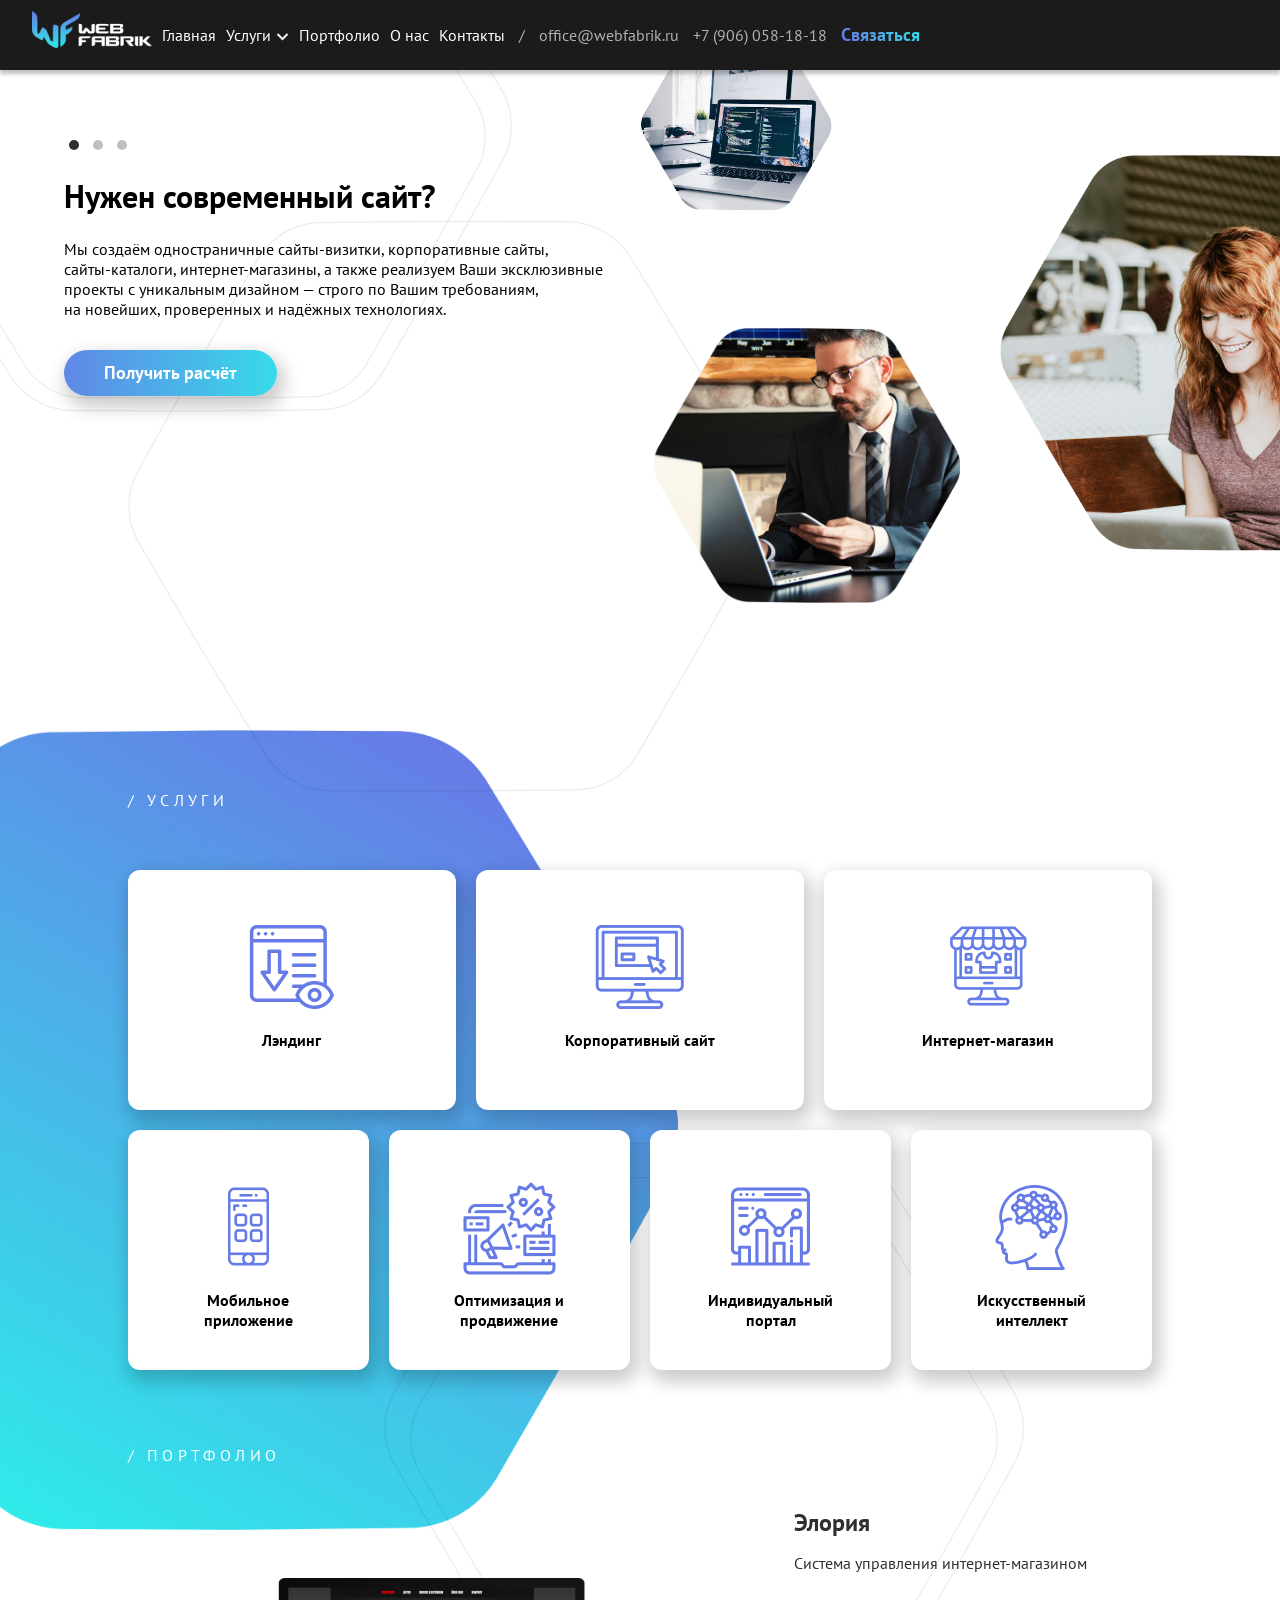
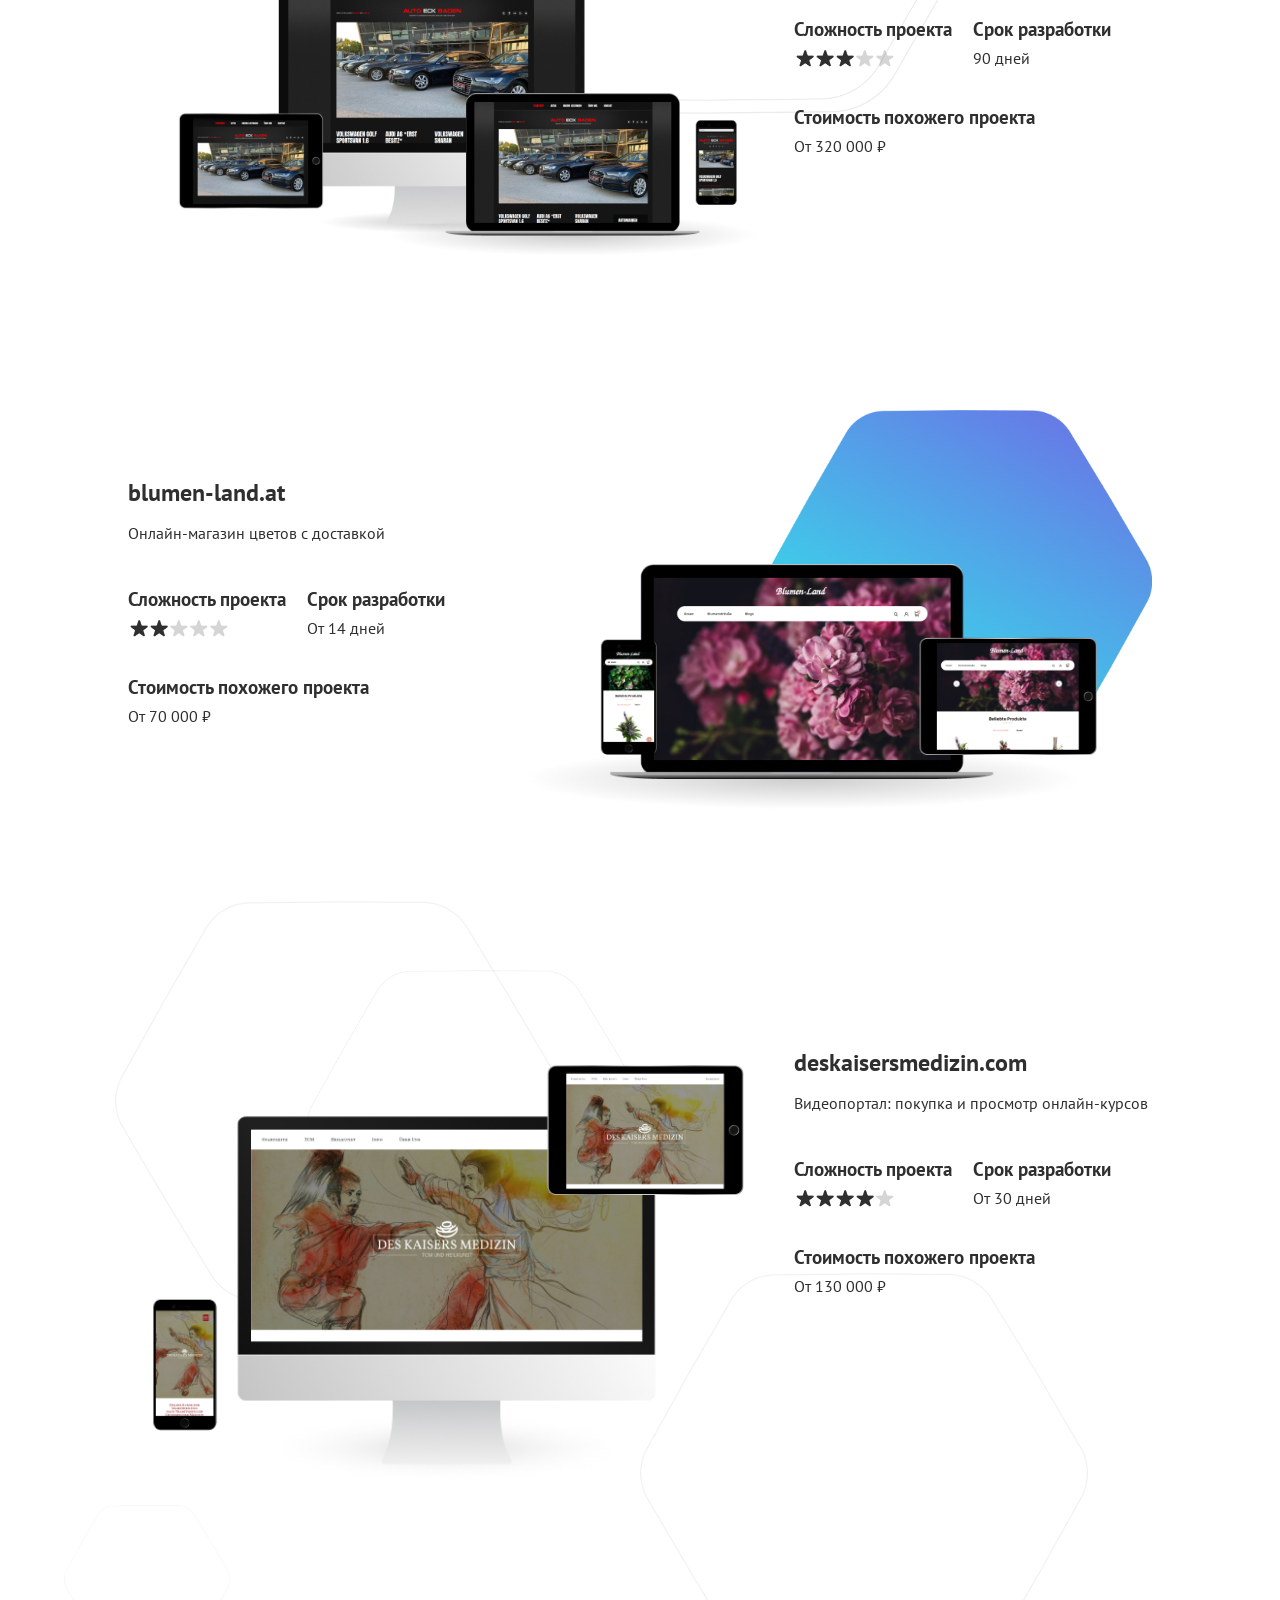
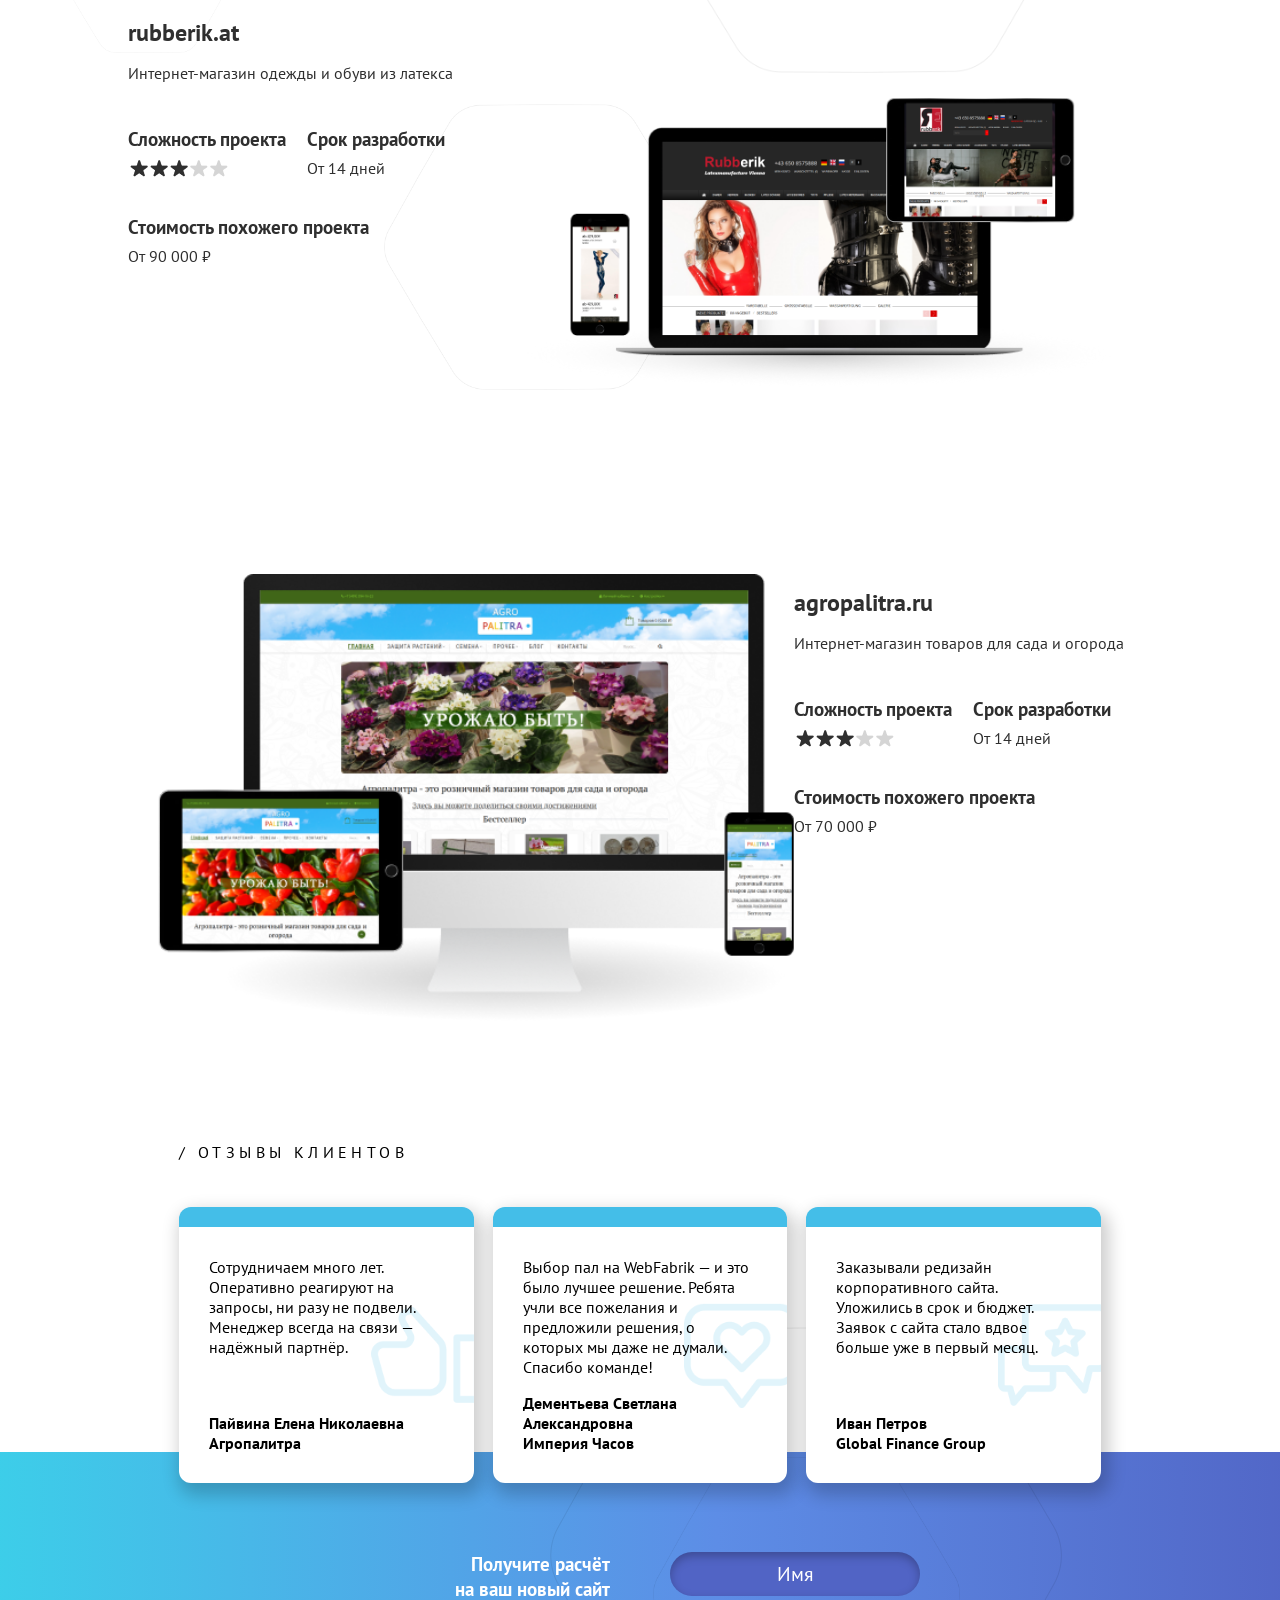
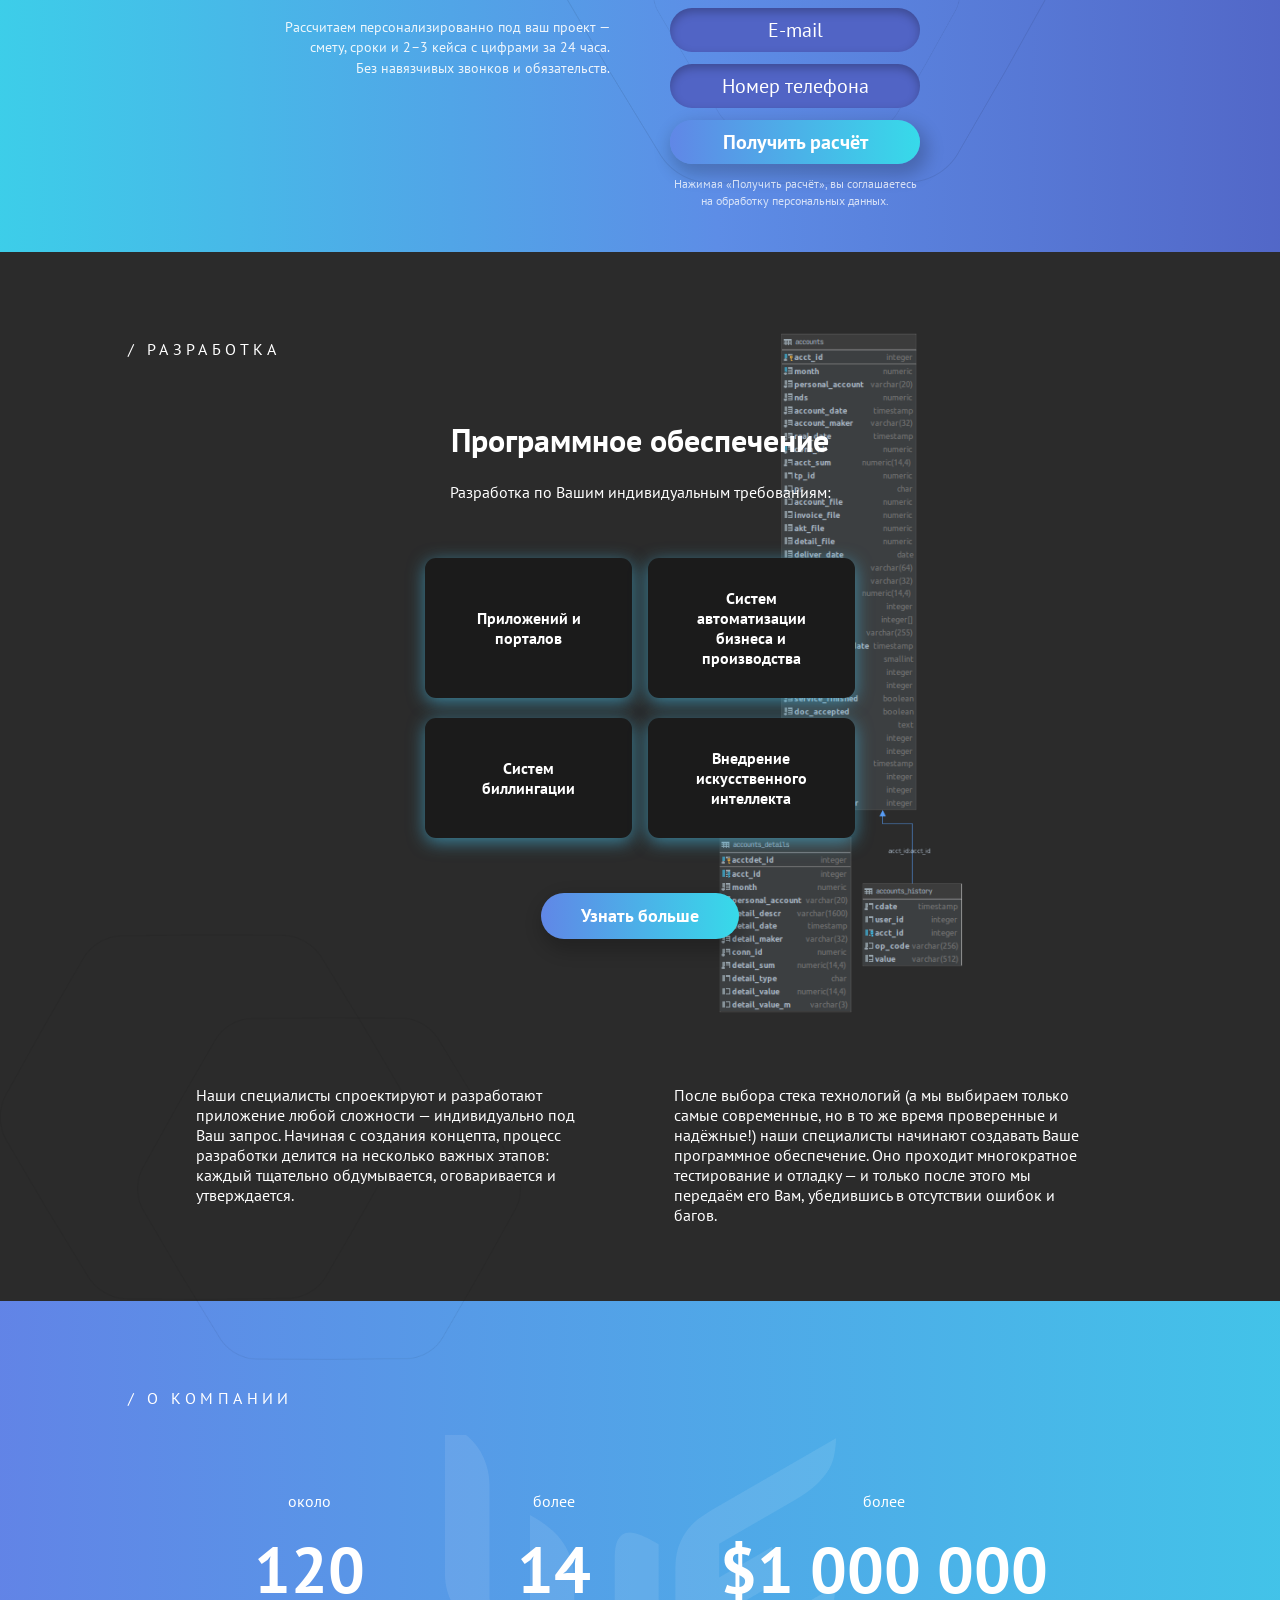
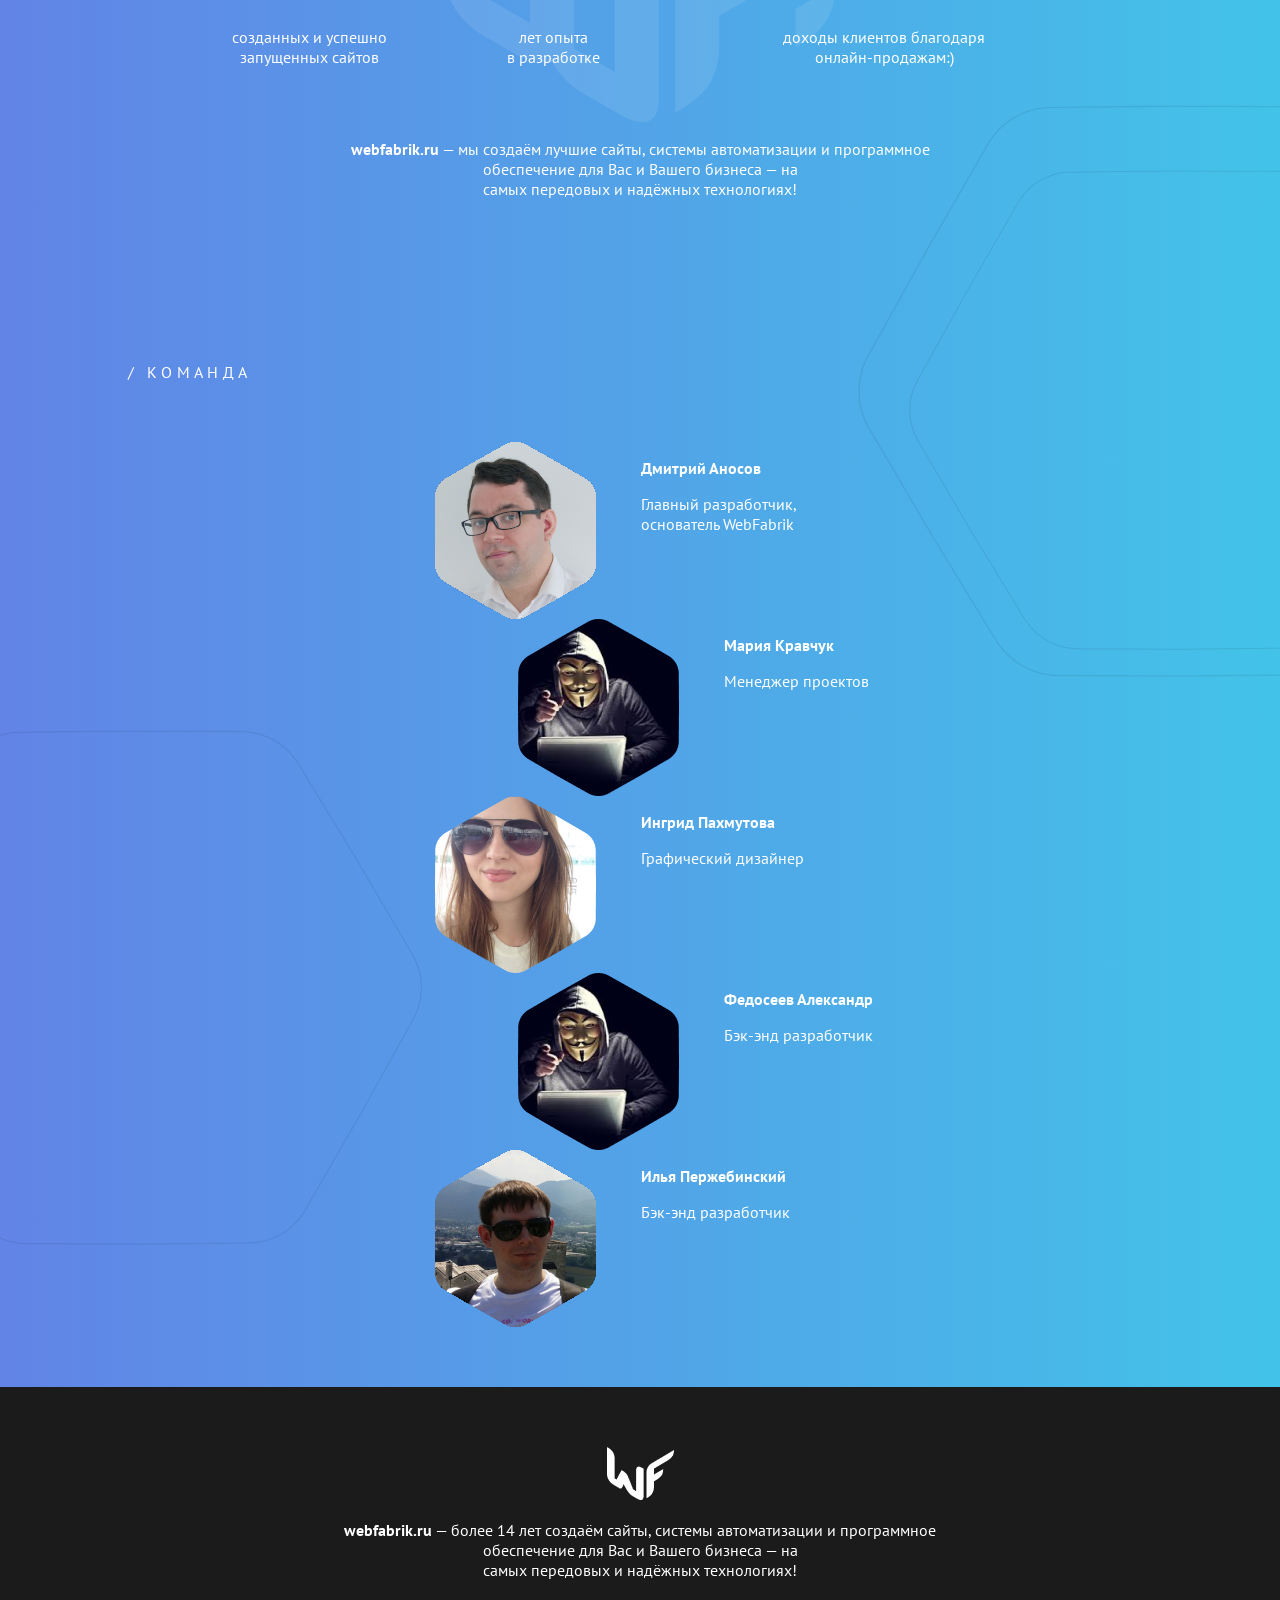
<file: index.html>
<!DOCTYPE html>
<html lang="ru">
<head>
    <meta charset="utf-8">
    <meta name="viewport" content="width=device-width, initial-scale=1">
    <title>Webfabrik — сайты, интернет-магазины и приложения, которые приносят прибыль</title>

    <link rel="icon" type="image/x-icon" href="img/webfabrik_favicon.png">
    <link rel="stylesheet" type="text/css" href="css/style.css">

    <!-- Google Analytics 4 — замените G-XXXXXXXXXX на ваш Measurement ID -->
    <script async src="https://www.googletagmanager.com/gtag/js?id=G-XXXXXXXXXX"></script>
    <script>
        window.dataLayer = window.dataLayer || [];
        function gtag(){dataLayer.push(arguments);}
        gtag('js', new Date());
        gtag('config', 'G-XXXXXXXXXX');
    </script>
</head>
<body>
    <a href="#main" class="skip-link">Перейти к содержимому</a>

    <header>
        <div class="menu-wrapper">
            <button id="mobile-nav-trigger" type="button"
                    aria-label="Открыть меню" aria-expanded="false" aria-controls="main-menu">
                <span class="nav-line"></span>
                <span class="nav-line"></span>
                <span class="nav-line"></span>
            </button>

            <div class="logo">
                <a href="/webfabrik"><img src="img/logo.png" alt="Webfabrik"></a>
            </div>

            <nav class="menu" id="main-menu" aria-label="Главное меню">
                <ul>
                    <li><a href="/webfabrik">Главная</a></li>
                    <li>
                        <a href="services.html" class="arrow">Услуги</a>
                        <ul class="sub-menu">
                            <li><a href="landing.html">Лэндинг</a></li>
                            <li><a href="corporate.html">Корпоративный сайт</a></li>
                            <li><a href="online-shop.html">Интернет-магазин</a></li>
                            <li><a href="mobile-app.html">Мобильное приложение</a></li>
                            <li><a href="seo.html">Оптимизация и продвижение</a></li>
                            <li><a href="portal.html">Индивидуальный портал</a></li>
                            <li><a href="ai.html">Искусственный интеллект</a></li>
                        </ul>
                    </li>
                    <li><a href="portfolio.html">Портфолио</a></li>
                    <li><a href="about.html">О нас</a></li>
                    <li><a href="contacts.html">Контакты</a></li>
                </ul>
            </nav>

            <div class="contacts">
                <span>/</span>
                <span><a href="mailto:office@webfabrik.ru" class="email">office@webfabrik.ru</a></span>
                <span><a href="tel:+79060581818" class="tel">+7 (906) 058-18-18</a></span>
                <span><a href="contacts.html" class="contact-button">Связаться</a></span>
            </div>
        </div>
    </header>

    <main id="main">
        <h1 class="visually-hidden">
            Webfabrik — сайты, интернет-магазины и приложения, которые приносят прибыль
        </h1>

        <!-- =================== СЛАЙДЕР =================== -->
        <section class="slider" aria-label="Промо">
            <div class="honeycomb1" aria-hidden="true"></div>
            <div class="honeycomb2" aria-hidden="true"></div>
            <div class="honeycomb3" aria-hidden="true"></div>

            <div class="slider-info">
                <div class="dots" id="dots">
                    <button class="dot" id="dot1" type="button" aria-label="Слайд 1"></button>
                    <button class="dot" id="dot2" type="button" aria-label="Слайд 2"></button>
                    <button class="dot" id="dot3" type="button" aria-label="Слайд 3"></button>
                </div>

                <div class="slider-texts">
                    <div class="slider-text-block is-active">
                        <h2 class="slider-title">
                            Нужен современный сайт?
                        </h2>
                        <p class="slider-text">
                            Мы создаём одностраничные сайты-визитки, корпоративные сайты,<br>
                            сайты-каталоги, интернет-магазины, а также реализуем Ваши эксклюзивные<br>
                            проекты с уникальным дизайном — строго по Вашим требованиям,<br>
                            на новейших, проверенных и надёжных технологиях.
                        </p>
                    </div>

                    <div class="slider-text-block">
                        <h2 class="slider-title">
                            „Если Вашего бизнеса нет в Интернете,<br>
                            то Вас нет в бизнесе!“
                        </h2>
                        <p class="slider-text"><i>Билл Гейтс</i></p>
                    </div>

                    <div class="slider-text-block">
                        <h2 class="slider-title">
                            Разработка приложений на заказ
                        </h2>
                        <p class="slider-text">
                            Только у нас Вы сможете заказать профессиональную разработку приложений,<br>
                            порталов, чат-ботов, маркетплейсов, систем управления и автоматизации,<br>
                            программного обеспечения по Вашему уникальному проекту — и даже<br>
                            искусственного интеллекта.
                        </p>
                    </div>
                </div>

                <a href="#apply" class="order">Получить расчёт</a>
            </div>

            <div class="slides">
                <img src="img/slide1.png" id="slide1" class="slide1" alt="">
                <img src="img/slide2.png" id="slide2" class="slide2" alt="" loading="lazy">
                <img src="img/slide3.png" id="slide3" class="slide3" alt="" loading="lazy">
            </div>
        </section>

        <!-- =================== УСЛУГИ =================== -->
        <section class="services" aria-labelledby="services-title">
            <div class="bg-star1" aria-hidden="true"></div>
            <div class="honeycomb4" aria-hidden="true"></div>
            <div class="honeycomb5" aria-hidden="true"></div>

            <div class="page-content">
                <h2 class="title white" id="services-title">/ Услуги</h2>

                <div class="services-wrapper">
                    <a href="landing.html"     class="service-big landing"><h3>Лэндинг</h3></a>
                    <a href="corporate.html"   class="service-big corporate"><h3>Корпоративный сайт</h3></a>
                    <a href="online-shop.html" class="service-big online-shop"><h3>Интернет-магазин</h3></a>

                    <a href="mobile-app.html" class="service-small mobile-app"><h3>Мобильное<br>приложение</h3></a>
                    <a href="seo.html"        class="service-small seo"><h3>Оптимизация и<br>продвижение</h3></a>
                    <a href="portal.html"     class="service-small portal"><h3>Индивидуальный<br>портал</h3></a>
                    <a href="ai.html"         class="service-small ai"><h3>Искусственный<br>интеллект</h3></a>
                </div>
            </div>
        </section>

        <!-- =================== ПОРТФОЛИО =================== -->
        <section class="portfolio" aria-labelledby="portfolio-title">
            <div class="bg-star2" aria-hidden="true"></div>
            <div class="honeycomb6"  aria-hidden="true"></div>
            <div class="honeycomb7"  aria-hidden="true"></div>
            <div class="honeycomb8"  aria-hidden="true"></div>
            <div class="honeycomb9"  aria-hidden="true"></div>
            <div class="honeycomb10" aria-hidden="true"></div>

            <div class="page-content">
                <h2 class="title white" id="portfolio-title">/ Портфолио</h2>

                <div class="portfolio-item">
                    <div class="portfolio-image preysalexander"></div>
                    <div class="portfolio-desc">
                        <h3>Элория</h3>
                        <p>Система управления интернет-магазином</p>
                        <div class="small-block">
                            <h4>Сложность проекта</h4>
                            <div class="stars">
                                <div class="active-star"></div>
                                <div class="active-star"></div>
                                <div class="active-star"></div>
                                <div class="inactive-star"></div>
                                <div class="inactive-star"></div>
                            </div>
                        </div>
                        <div class="small-block">
                            <h4>Срок разработки</h4>
                            <p>90 дней</p>
                        </div>
                        <div class="big-block">
                            <h4>Стоимость похожего проекта</h4>
                            <p>От 320 000 ₽</p>
                        </div>
                    </div>
                </div>

                <div class="portfolio-item">
                    <div class="portfolio-desc">
                        <h3>blumen-land.at</h3>
                        <p>Онлайн-магазин цветов с доставкой</p>
                        <div class="small-block">
                            <h4>Сложность проекта</h4>
                            <div class="stars">
                                <div class="active-star"></div>
                                <div class="active-star"></div>
                                <div class="inactive-star"></div>
                                <div class="inactive-star"></div>
                                <div class="inactive-star"></div>
                            </div>
                        </div>
                        <div class="small-block">
                            <h4>Срок разработки</h4>
                            <p>От 14 дней</p>
                        </div>
                        <div class="big-block">
                            <h4>Стоимость похожего проекта</h4>
                            <p>От 70 000 ₽</p>
                        </div>
                    </div>
                    <div class="portfolio-image blumen-land"></div>
                </div>

                <div class="portfolio-item">
                    <div class="portfolio-image deskaisersmedizin"></div>
                    <div class="portfolio-desc">
                        <h3>deskaisersmedizin.com</h3>
                        <p>Видеопортал: покупка и просмотр онлайн-курсов</p>
                        <div class="small-block">
                            <h4>Сложность проекта</h4>
                            <div class="stars">
                                <div class="active-star"></div>
                                <div class="active-star"></div>
                                <div class="active-star"></div>
                                <div class="active-star"></div>
                                <div class="inactive-star"></div>
                            </div>
                        </div>
                        <div class="small-block">
                            <h4>Срок разработки</h4>
                            <p>От 30 дней</p>
                        </div>
                        <div class="big-block">
                            <h4>Стоимость похожего проекта</h4>
                            <p>От 130 000 ₽</p>
                        </div>
                    </div>
                </div>

                <div class="portfolio-item">
                    <div class="portfolio-desc">
                        <h3>rubberik.at</h3>
                        <p>Интернет-магазин одежды и обуви из латекса</p>
                        <div class="small-block">
                            <h4>Сложность проекта</h4>
                            <div class="stars">
                                <div class="active-star"></div>
                                <div class="active-star"></div>
                                <div class="active-star"></div>
                                <div class="inactive-star"></div>
                                <div class="inactive-star"></div>
                            </div>
                        </div>
                        <div class="small-block">
                            <h4>Срок разработки</h4>
                            <p>От 14 дней</p>
                        </div>
                        <div class="big-block">
                            <h4>Стоимость похожего проекта</h4>
                            <p>От 90 000 ₽</p>
                        </div>
                    </div>
                    <div class="portfolio-image rubberik"></div>
                </div>

                <div class="portfolio-item">
                    <div class="portfolio-image agropalitra"></div>
                    <div class="portfolio-desc">
                        <h3>agropalitra.ru</h3>
                        <p>Интернет-магазин товаров для сада и огорода</p>
                        <div class="small-block">
                            <h4>Сложность проекта</h4>
                            <div class="stars">
                                <div class="active-star"></div>
                                <div class="active-star"></div>
                                <div class="active-star"></div>
                                <div class="inactive-star"></div>
                                <div class="inactive-star"></div>
                            </div>
                        </div>
                        <div class="small-block">
                            <h4>Срок разработки</h4>
                            <p>От 14 дней</p>
                        </div>
                        <div class="big-block">
                            <h4>Стоимость похожего проекта</h4>
                            <p>От 70 000 ₽</p>
                        </div>
                    </div>
                </div>
            </div>
        </section>

        <!-- =================== ОТЗЫВЫ =================== -->
        <section class="reviews" aria-labelledby="reviews-title">
            <div class="page-content">
                <h2 class="title black" id="reviews-title">/ Отзывы клиентов</h2>
                <div class="review-wrapper">
                    <div class="review">
                        <p>Сотрудничаем много лет. Оперативно реагируют на запросы, ни разу не подвели. Менеджер всегда на связи — надёжный партнёр.</p>
                        <div>
                            <p>Пайвина Елена Николаевна</p>
                            <p>Агропалитра</p>
                        </div>
                    </div>
                    <div class="review">
                        <p>Выбор пал на WebFabrik — и это было лучшее решение. Ребята учли все пожелания и предложили решения, о которых мы даже не думали. Спасибо команде!</p>
                        <div>
                            <p>Дементьева Светлана Александровна</p>
                            <p>Империя Часов</p>
                        </div>
                    </div>
                    <!-- TODO: заменить на реальный отзыв -->
                    <div class="review">
                        <p>Заказывали редизайн корпоративного сайта. Уложились в срок и бюджет. Заявок с сайта стало вдвое больше уже в первый месяц.</p>
                        <div>
                            <p>Иван Петров</p>
                            <p>Global Finance Group</p>
                        </div>
                    </div>
                </div>
            </div>
        </section>

        <!-- =================== ФОРМА ЗАЯВКИ =================== -->
        <section class="apply relative" id="apply" aria-labelledby="apply-title">
            <div class="honeycomb11" aria-hidden="true"></div>
            <div class="honeycomb12" aria-hidden="true"></div>

            <div class="page-content">
                <div class="apply-wrapper">
                    <div class="apply-desc">
                        <h2 id="apply-title">
                            Получите расчёт<br>
                            на ваш новый сайт
                        </h2>
                        <p>
                            Рассчитаем персонализированно под ваш проект —<br>
                            смету, сроки и 2–3 кейса с цифрами за 24 часа.<br>
                            Без навязчивых звонков и обязательств.
                        </p>
                    </div>

                    <!-- TODO: укажите реальный endpoint в action -->
                    <form class="apply-form" action="/send.php" method="post">
                        <label class="visually-hidden" for="field-name">Имя</label>
                        <input type="text" id="field-name" name="name"
                               placeholder="Имя" autocomplete="name" required><br>

                        <label class="visually-hidden" for="field-email">E-mail</label>
                        <input type="email" id="field-email" name="email"
                               placeholder="E-mail" autocomplete="email" required><br>

                        <label class="visually-hidden" for="field-phone">Номер телефона</label>
                        <input type="tel" id="field-phone" name="phone"
                               placeholder="Номер телефона" autocomplete="tel" required><br>

                        <input type="submit" value="Получить расчёт">
                        <p class="form-note">
                            Нажимая «Получить расчёт», вы соглашаетесь на обработку персональных данных.
                        </p>
                    </form>
                </div>
            </div>
        </section>

        <!-- =================== РАЗРАБОТКА =================== -->
        <section class="dev" aria-labelledby="dev-title">
            <div class="honeycomb13" aria-hidden="true"></div>
            <div class="honeycomb14" aria-hidden="true"></div>

            <div class="page-content">
                <h2 class="title white" id="dev-title">/ Разработка</h2>

                <div class="apps-desc">
                    <h2>Программное обеспечение</h2>
                    <p>Разработка по Вашим индивидуальным требованиям:</p>
                </div>

                <div class="apps-wrapper">
                    <a href="mobile-app.html" class="app">Приложений и порталов</a>
                    <a href="portal.html"     class="app">Систем автоматизации бизнеса и производства</a>
                    <a href="portal.html"     class="app">Систем биллингации</a>
                    <a href="ai.html"         class="app">Внедрение искусственного интеллекта</a>

                    <a href="portfolio.html" class="order">Узнать больше</a>
                </div>

                <div class="apps-footer">
                    <div>
                        <p>Наши специалисты спроектируют и разработают приложение любой сложности — индивидуально под Ваш запрос. Начиная с создания концепта, процесс разработки делится на несколько важных этапов: каждый тщательно обдумывается, оговаривается и утверждается.</p>
                    </div>
                    <div>
                        <p>После выбора стека технологий (а мы выбираем только самые современные, но в то же время проверенные и надёжные!) наши специалисты начинают создавать Ваше программное обеспечение. Оно проходит многократное тестирование и отладку — и только после этого мы передаём его Вам, убедившись в отсутствии ошибок и багов.</p>
                    </div>
                </div>
            </div>
        </section>

        <!-- =================== О КОМПАНИИ =================== -->
        <section class="about" aria-labelledby="about-title">
            <div class="page-content">
                <h2 class="title white" id="about-title">/ О компании</h2>

                <div class="advantages">
                    <div class="advantage">
                        <p>около</p>
                        <p>120</p>
                        <p>созданных и успешно<br>запущенных сайтов</p>
                    </div>
                    <div class="advantage">
                        <p>более</p>
                        <p>14</p>
                        <p>лет опыта<br>в разработке</p>
                    </div>
                    <div class="advantage">
                        <p>более</p>
                        <p>$1 000 000</p>
                        <p>доходы клиентов благодаря<br>онлайн-продажам:)</p>
                    </div>
                </div>

                <p class="about-text">
                    <b>webfabrik.ru</b> — мы создаём лучшие сайты, системы автоматизации и программное<br>
                    обеспечение для Вас и Вашего бизнеса — на<br>
                    самых передовых и надёжных технологиях!
                </p>
            </div>
        </section>

        <!-- =================== КОМАНДА =================== -->
        <section class="team" aria-labelledby="team-title">
            <div class="honeycomb15" aria-hidden="true"></div>
            <div class="honeycomb16" aria-hidden="true"></div>
            <div class="honeycomb17" aria-hidden="true"></div>

            <div class="page-content">
                <h2 class="title white" id="team-title">/ Команда</h2>

                <div class="team-members">
                    <div class="team-member">
                        <img src="img/dmitry_anosov.png" alt="Дмитрий Аносов" loading="lazy">
                        <h3>Дмитрий Аносов</h3>
                        <p>Главный разработчик,<br>основатель WebFabrik</p>
                    </div>
                    <div class="team-member">
                        <img src="img/da.png" alt="Мария Кравчук" loading="lazy">
                        <h3>Мария Кравчук</h3>
                        <p>Менеджер проектов</p>
                    </div>
                    <div class="team-member">
                        <img src="img/ip.png" alt="Ингрид Пахмутова" loading="lazy">
                        <h3>Ингрид Пахмутова</h3>
                        <p>Графический дизайнер</p>
                    </div>
                    <div class="team-member">
                        <img src="img/da.png" alt="Федосеев Александр" loading="lazy">
                        <h3>Федосеев Александр</h3>
                        <p>Бэк-энд разработчик</p>
                    </div>
                    <div class="team-member">
                        <img src="img/ilya_perzhebinski.png" alt="Илья Пержебинский" loading="lazy">
                        <h3>Илья Пержебинский</h3>
                        <p>Бэк-энд разработчик</p>
                    </div>
                </div>
            </div>
        </section>
    </main>

    <footer>
        <div class="page-content">
            <img src="img/vector.png" alt="" loading="lazy">
            <p>
                <b>webfabrik.ru</b> — более 14 лет создаём сайты, системы автоматизации и программное<br>
                обеспечение для Вас и Вашего бизнеса — на<br>
                самых передовых и надёжных технологиях!
            </p>
        </div>
    </footer>

    <script src="js/slider.js"></script>
    <script src="js/main.js"></script>
</body>
</html>
</file>
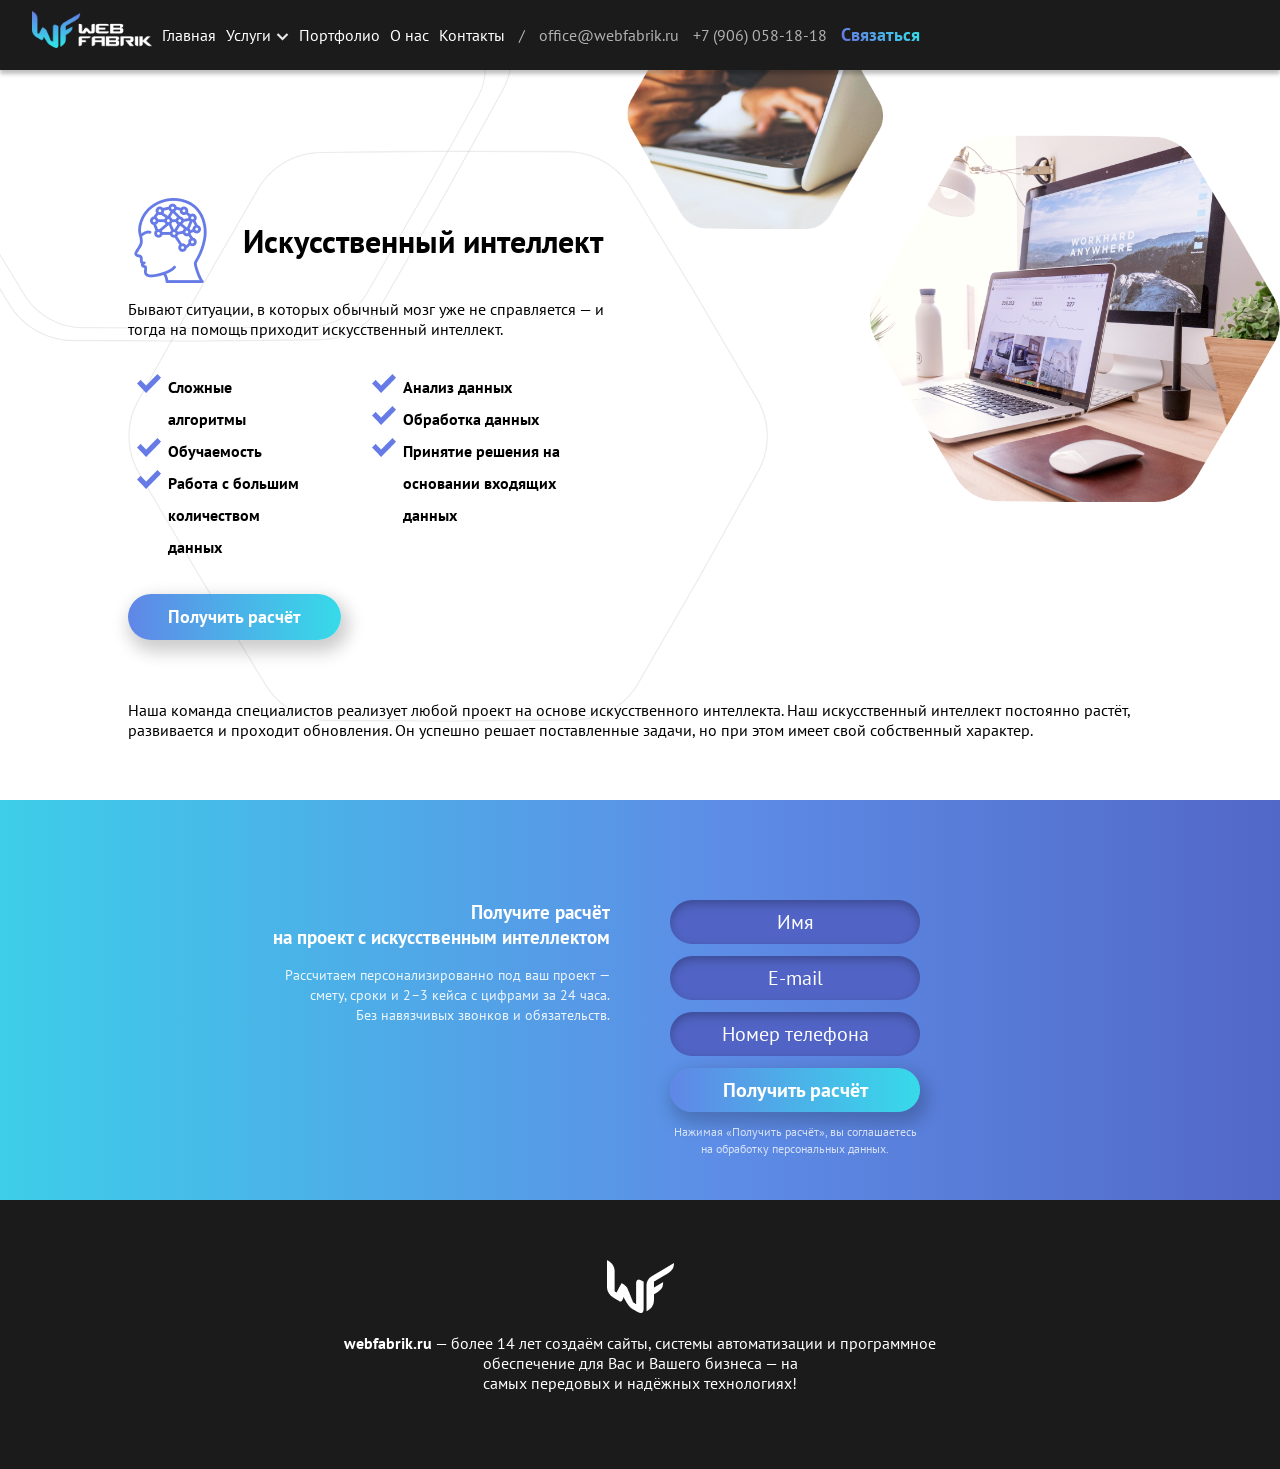
<file: ai.html>
<!DOCTYPE html>
<html lang="ru">
<head>
    <meta charset="utf-8">
    <meta name="viewport" content="width=device-width, initial-scale=1">
    <title>Webfabrik | Искусственный интеллект</title>

    <link rel="icon" type="image/x-icon" href="img/webfabrik_favicon.png">
    <link rel="stylesheet" type="text/css" href="css/style.css">

    <!-- Google Analytics 4 — замените G-XXXXXXXXXX на ваш Measurement ID -->
    <script async src="https://www.googletagmanager.com/gtag/js?id=G-XXXXXXXXXX"></script>
    <script>
        window.dataLayer = window.dataLayer || [];
        function gtag(){dataLayer.push(arguments);}
        gtag('js', new Date());
        gtag('config', 'G-XXXXXXXXXX');
    </script>
</head>
<body>
    <a href="#main" class="skip-link">Перейти к содержимому</a>

    <header>
        <div class="menu-wrapper">
            <button id="mobile-nav-trigger" type="button"
                    aria-label="Открыть меню" aria-expanded="false" aria-controls="main-menu">
                <span class="nav-line"></span>
                <span class="nav-line"></span>
                <span class="nav-line"></span>
            </button>

            <div class="logo">
                <a href="/webfabrik"><img src="img/logo.png" alt="Webfabrik"></a>
            </div>

            <nav class="menu" id="main-menu" aria-label="Главное меню">
                <ul>
                    <li><a href="/webfabrik">Главная</a></li>
                    <li>
                        <a href="services.html" class="arrow">Услуги</a>
                        <ul class="sub-menu">
                            <li><a href="landing.html">Лэндинг</a></li>
                            <li><a href="corporate.html">Корпоративный сайт</a></li>
                            <li><a href="online-shop.html">Интернет-магазин</a></li>
                            <li><a href="mobile-app.html">Мобильное приложение</a></li>
                            <li><a href="seo.html">Оптимизация и продвижение</a></li>
                            <li><a href="portal.html">Индивидуальный портал</a></li>
                            <li><a href="ai.html">Искусственный интеллект</a></li>
                        </ul>
                    </li>
                    <li><a href="portfolio.html">Портфолио</a></li>
                    <li><a href="about.html">О нас</a></li>
                    <li><a href="contacts.html">Контакты</a></li>
                </ul>
            </nav>

            <div class="contacts">
                <span>/</span>
                <span><a href="mailto:office@webfabrik.ru" class="email">office@webfabrik.ru</a></span>
                <span><a href="tel:+79060581818" class="tel">+7 (906) 058-18-18</a></span>
                <span><a href="contacts.html" class="contact-button">Связаться</a></span>
            </div>
        </div>
    </header>

    <main id="main">

        <section class="service-single">
            <div class="honeycomb1" aria-hidden="true"></div>
            <div class="honeycomb2" aria-hidden="true"></div>
            <div class="honeycomb3" aria-hidden="true"></div>

            <div class="service-info page-content">
                <div class="service-title">
                    <img src="img/ai.png" alt="Искусственный интеллект">
                    <h1>Искусственный интеллект</h1>
                </div>

                <p>Бывают ситуации, в которых обычный мозг уже не справляется — и тогда на помощь приходит искусственный интеллект.</p>

                <div class="advantages-wrapper">
                    <ul class="advantage-list">
                        <li>Сложные алгоритмы</li>
                        <li>Обучаемость</li>
                        <li>Работа с большим количеством данных</li>
                    </ul>

                    <ul class="advantage-list">
                        <li>Анализ данных</li>
                        <li>Обработка данных</li>
                        <li>Принятие решения на основании входящих данных</li>
                    </ul>
                </div>

                <a href="#apply" class="order">Получить расчёт</a>
            </div>

            <div class="slides">
                <img src="img/slide4.png" class="slide4" alt="">
                <img src="img/slide5.png" class="slide5" alt="">
            </div>
        </section>

        <section class="service-text">
            <div class="page-content">
                <p>
                    Наша команда специалистов реализует любой проект на основе искусственного интеллекта.
                    Наш искусственный интеллект постоянно растёт, развивается и проходит обновления.
                    Он успешно решает поставленные задачи, но при этом имеет свой собственный характер.
                </p>
            </div>
        </section>

        <section class="apply" id="apply">
            <div class="page-content">
                <div class="apply-wrapper">
                    <div class="apply-desc">
                        <h2>Получите расчёт<br>на проект с искусственным интеллектом</h2>
                        <p>
                            Рассчитаем персонализированно под ваш проект —<br>
                            смету, сроки и 2–3 кейса с цифрами за 24 часа.<br>
                            Без навязчивых звонков и обязательств.
                        </p>
                    </div>

                    <!-- TODO: укажите реальный endpoint в action -->
                    <form class="apply-form" action="/send.php" method="post">
                        <label class="visually-hidden" for="field-name">Имя</label>
                        <input type="text" id="field-name" name="name"
                               placeholder="Имя" autocomplete="name" required><br>

                        <label class="visually-hidden" for="field-email">E-mail</label>
                        <input type="email" id="field-email" name="email"
                               placeholder="E-mail" autocomplete="email" required><br>

                        <label class="visually-hidden" for="field-phone">Номер телефона</label>
                        <input type="tel" id="field-phone" name="phone"
                               placeholder="Номер телефона" autocomplete="tel" required><br>

                        <input type="submit" value="Получить расчёт">
                        <p class="form-note">
                            Нажимая «Получить расчёт», вы соглашаетесь на обработку персональных данных.
                        </p>
                    </form>
                </div>
            </div>
        </section>

    </main>

    <footer>
        <div class="page-content">
            <img src="img/vector.png" alt="" loading="lazy">
            <p>
                <b>webfabrik.ru</b> — более 14 лет создаём сайты, системы автоматизации и программное<br>
                обеспечение для Вас и Вашего бизнеса — на<br>
                самых передовых и надёжных технологиях!
            </p>
        </div>
    </footer>

    <script src="js/main.js"></script>
</body>
</html>
</file>
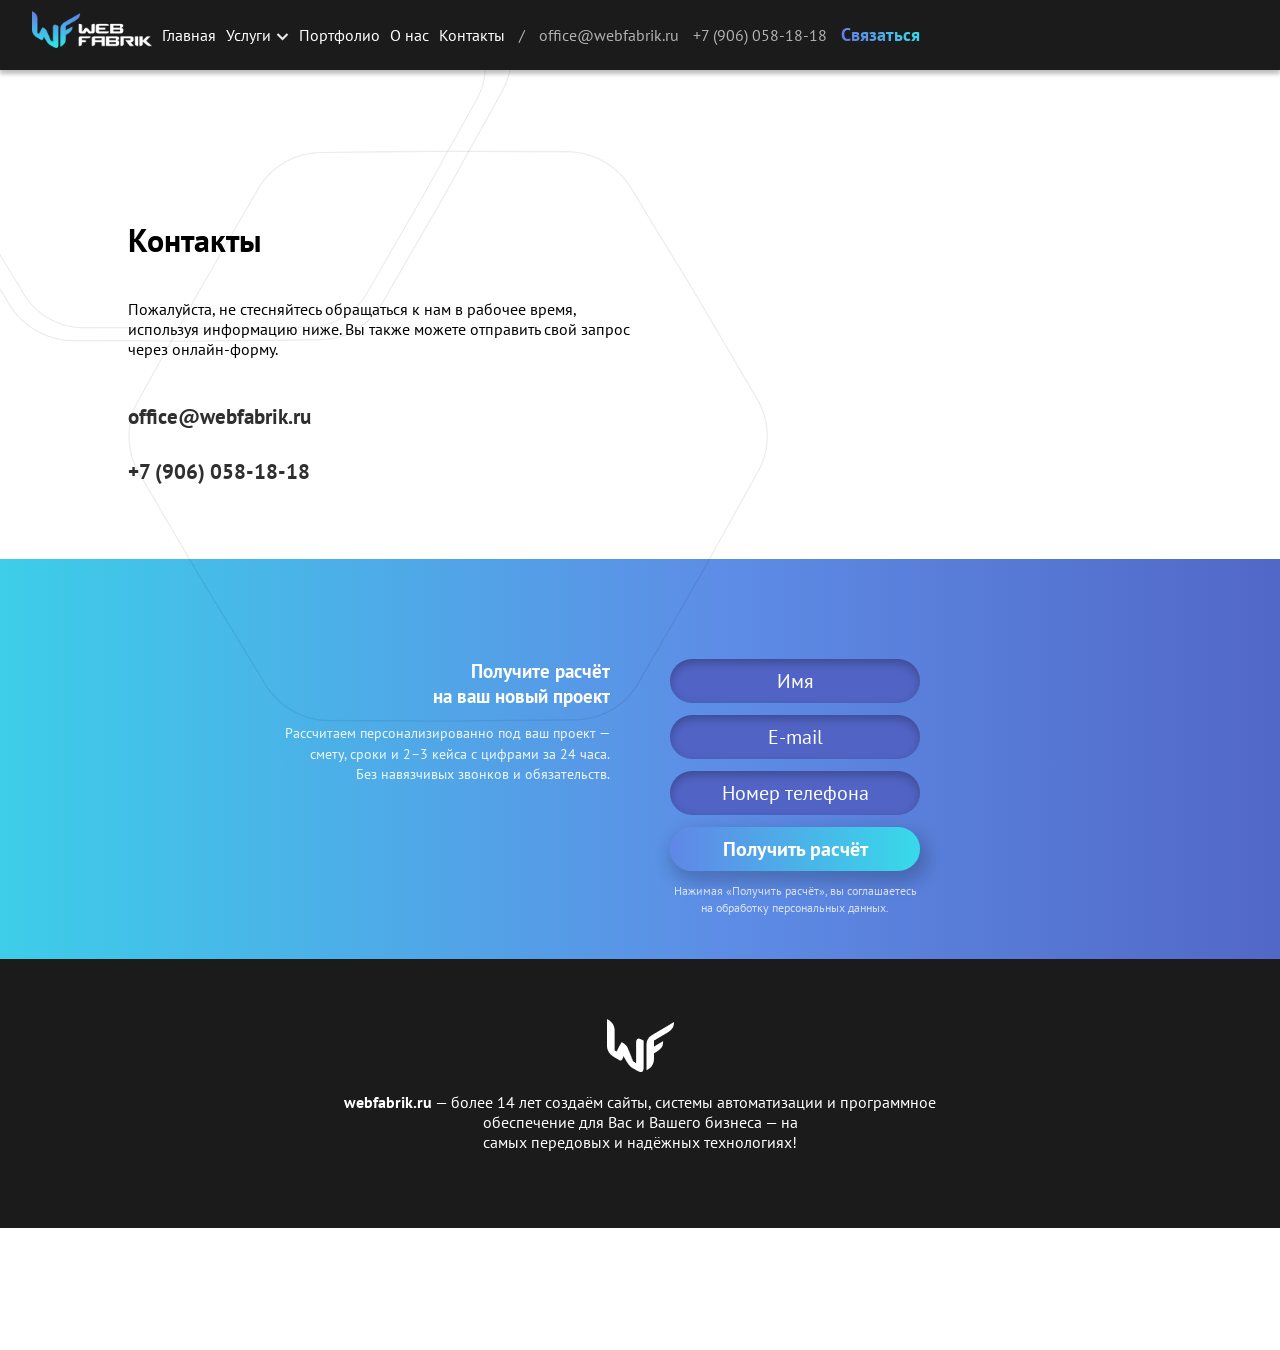
<file: contacts.html>
<!DOCTYPE html>
<html lang="ru">
<head>
    <meta charset="utf-8">
    <meta name="viewport" content="width=device-width, initial-scale=1">
    <title>Webfabrik | Контакты</title>

    <link rel="icon" type="image/x-icon" href="img/webfabrik_favicon.png">
    <link rel="stylesheet" type="text/css" href="css/style.css">

    <script async src="https://www.googletagmanager.com/gtag/js?id=G-XXXXXXXXXX"></script>
    <script>
        window.dataLayer = window.dataLayer || [];
        function gtag(){dataLayer.push(arguments);}
        gtag('js', new Date());
        gtag('config', 'G-XXXXXXXXXX');
    </script>
</head>
<body>
    <a href="#main" class="skip-link">Перейти к содержимому</a>

    <header>
        <div class="menu-wrapper">
            <button id="mobile-nav-trigger" type="button"
                    aria-label="Открыть меню" aria-expanded="false" aria-controls="main-menu">
                <span class="nav-line"></span>
                <span class="nav-line"></span>
                <span class="nav-line"></span>
            </button>

            <div class="logo">
                <a href="/webfabrik"><img src="img/logo.png" alt="Webfabrik"></a>
            </div>

            <nav class="menu" id="main-menu" aria-label="Главное меню">
                <ul>
                    <li><a href="/webfabrik">Главная</a></li>
                    <li>
                        <a href="services.html" class="arrow">Услуги</a>
                        <ul class="sub-menu">
                            <li><a href="landing.html">Лэндинг</a></li>
                            <li><a href="corporate.html">Корпоративный сайт</a></li>
                            <li><a href="online-shop.html">Интернет-магазин</a></li>
                            <li><a href="mobile-app.html">Мобильное приложение</a></li>
                            <li><a href="seo.html">Оптимизация и продвижение</a></li>
                            <li><a href="portal.html">Индивидуальный портал</a></li>
                            <li><a href="ai.html">Искусственный интеллект</a></li>
                        </ul>
                    </li>
                    <li><a href="portfolio.html">Портфолио</a></li>
                    <li><a href="about.html">О нас</a></li>
                    <li><a href="contacts.html">Контакты</a></li>
                </ul>
            </nav>

            <div class="contacts">
                <span>/</span>
                <span><a href="mailto:office@webfabrik.ru" class="email">office@webfabrik.ru</a></span>
                <span><a href="tel:+79060581818" class="tel">+7 (906) 058-18-18</a></span>
                <span><a href="contacts.html" class="contact-button">Связаться</a></span>
            </div>
        </div>
    </header>

    <main id="main">

        <section class="service-single">
            <div class="honeycomb1" aria-hidden="true"></div>
            <div class="honeycomb2" aria-hidden="true"></div>
            <div class="honeycomb3" aria-hidden="true"></div>

            <div class="service-info page-content">
                <div class="service-title">
                    <h1>Контакты</h1>
                </div>

                <p>
                    Пожалуйста, не стесняйтесь обращаться к нам в рабочее время, используя информацию ниже.
                    Вы также можете отправить свой запрос через онлайн-форму.
                </p>

                <div class="contact-list">
                    <a href="mailto:office@webfabrik.ru">office@webfabrik.ru</a>
                    <a href="tel:+79060581818">+7 (906) 058-18-18</a>
                </div>
            </div>
        </section>

        <section class="apply" id="apply">
            <div class="page-content">
                <div class="apply-wrapper">
                    <div class="apply-desc">
                        <h2>Получите расчёт<br>на ваш новый проект</h2>
                        <p>
                            Рассчитаем персонализированно под ваш проект —<br>
                            смету, сроки и 2–3 кейса с цифрами за 24 часа.<br>
                            Без навязчивых звонков и обязательств.
                        </p>
                    </div>

                    <form class="apply-form" action="/send.php" method="post">
                        <label class="visually-hidden" for="field-name">Имя</label>
                        <input type="text" id="field-name" name="name"
                               placeholder="Имя" autocomplete="name" required><br>

                        <label class="visually-hidden" for="field-email">E-mail</label>
                        <input type="email" id="field-email" name="email"
                               placeholder="E-mail" autocomplete="email" required><br>

                        <label class="visually-hidden" for="field-phone">Номер телефона</label>
                        <input type="tel" id="field-phone" name="phone"
                               placeholder="Номер телефона" autocomplete="tel" required><br>

                        <input type="submit" value="Получить расчёт">
                        <p class="form-note">
                            Нажимая «Получить расчёт», вы соглашаетесь на обработку персональных данных.
                        </p>
                    </form>
                </div>
            </div>
        </section>

    </main>

    <footer>
        <div class="page-content">
            <img src="img/vector.png" alt="" loading="lazy">
            <p>
                <b>webfabrik.ru</b> — более 14 лет создаём сайты, системы автоматизации и программное<br>
                обеспечение для Вас и Вашего бизнеса — на<br>
                самых передовых и надёжных технологиях!
            </p>
        </div>
    </footer>

    <script src="js/main.js"></script>
</body>
</html>
</file>
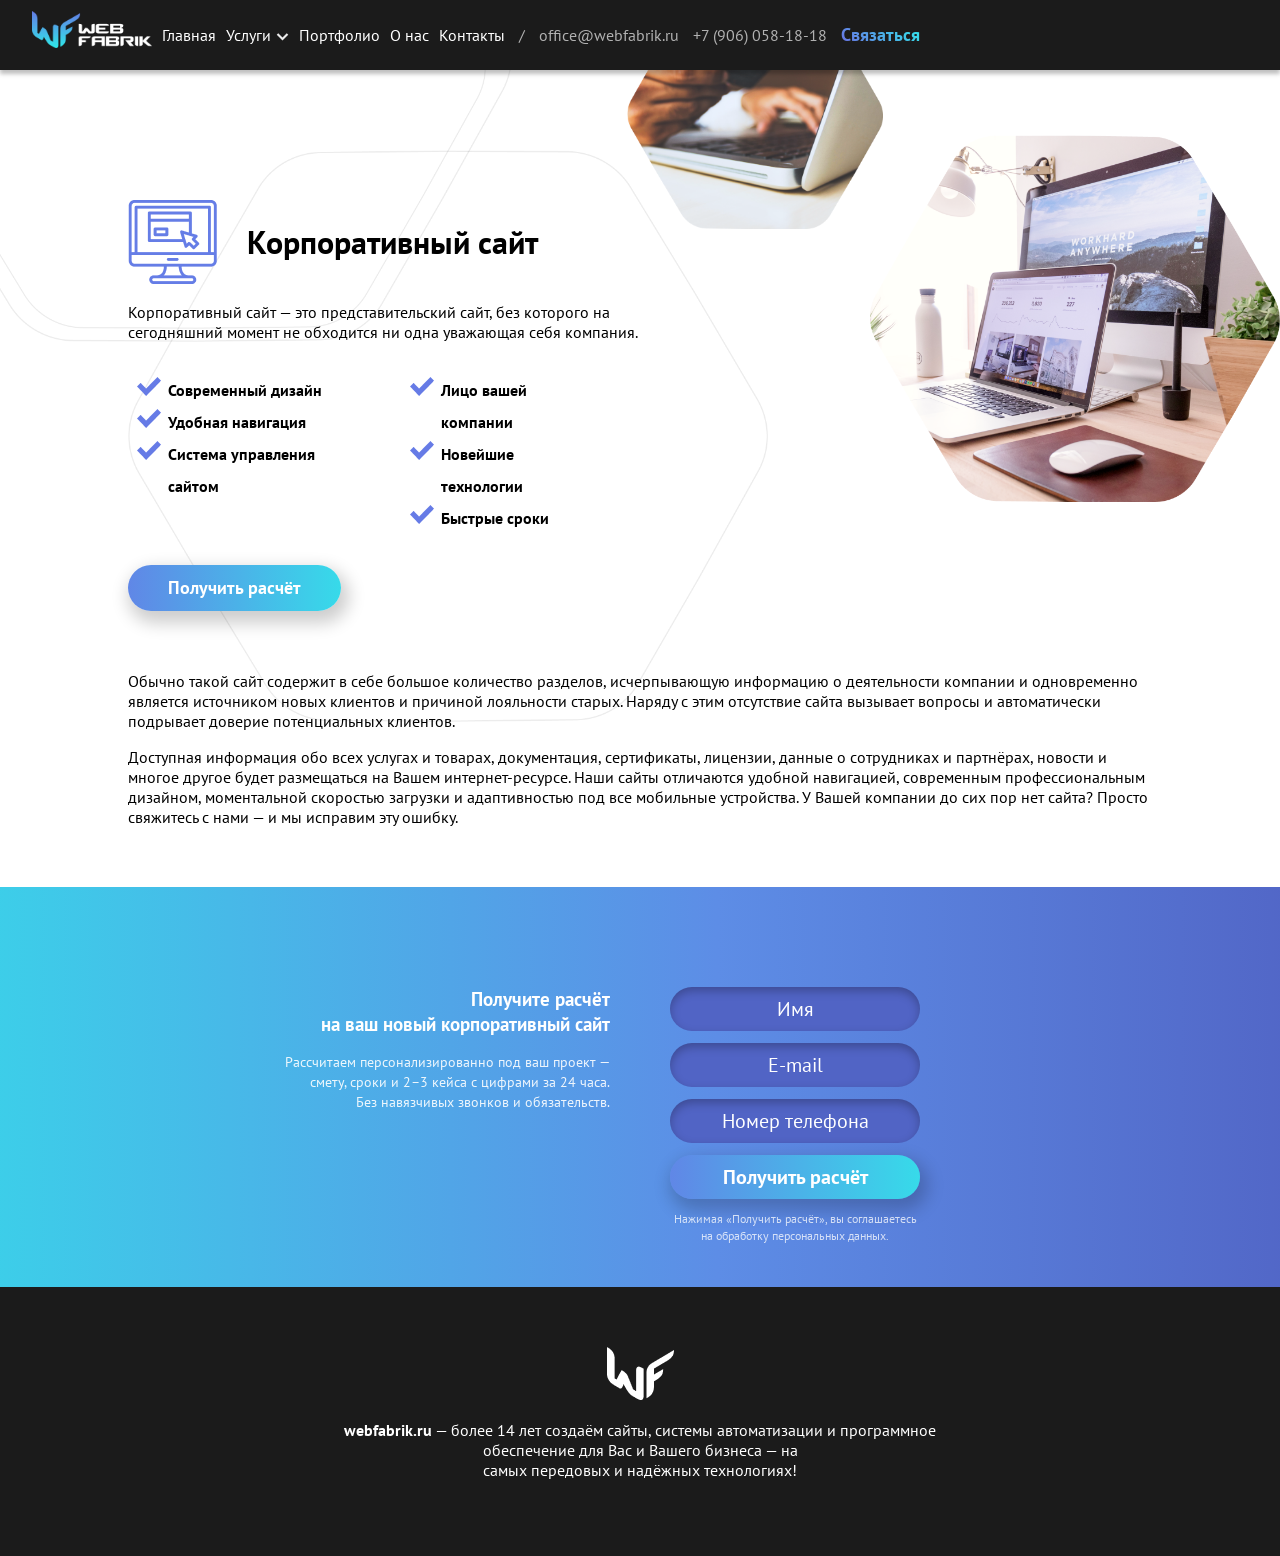
<file: corporate.html>
<!DOCTYPE html>
<html lang="ru">
<head>
    <meta charset="utf-8">
    <meta name="viewport" content="width=device-width, initial-scale=1">
    <title>Webfabrik | Корпоративный сайт</title>

    <link rel="icon" type="image/x-icon" href="img/webfabrik_favicon.png">
    <link rel="stylesheet" type="text/css" href="css/style.css">

    <!-- Google Analytics 4 — замените G-XXXXXXXXXX на ваш Measurement ID -->
    <script async src="https://www.googletagmanager.com/gtag/js?id=G-XXXXXXXXXX"></script>
    <script>
        window.dataLayer = window.dataLayer || [];
        function gtag(){dataLayer.push(arguments);}
        gtag('js', new Date());
        gtag('config', 'G-XXXXXXXXXX');
    </script>
</head>
<body>
    <a href="#main" class="skip-link">Перейти к содержимому</a>

    <header>
        <div class="menu-wrapper">
            <button id="mobile-nav-trigger" type="button"
                    aria-label="Открыть меню" aria-expanded="false" aria-controls="main-menu">
                <span class="nav-line"></span>
                <span class="nav-line"></span>
                <span class="nav-line"></span>
            </button>

            <div class="logo">
                <a href="/webfabrik"><img src="img/logo.png" alt="Webfabrik"></a>
            </div>

            <nav class="menu" id="main-menu" aria-label="Главное меню">
                <ul>
                    <li><a href="/webfabrik">Главная</a></li>
                    <li>
                        <a href="services.html" class="arrow">Услуги</a>
                        <ul class="sub-menu">
                            <li><a href="landing.html">Лэндинг</a></li>
                            <li><a href="corporate.html">Корпоративный сайт</a></li>
                            <li><a href="online-shop.html">Интернет-магазин</a></li>
                            <li><a href="mobile-app.html">Мобильное приложение</a></li>
                            <li><a href="seo.html">Оптимизация и продвижение</a></li>
                            <li><a href="portal.html">Индивидуальный портал</a></li>
                            <li><a href="ai.html">Искусственный интеллект</a></li>
                        </ul>
                    </li>
                    <li><a href="portfolio.html">Портфолио</a></li>
                    <li><a href="about.html">О нас</a></li>
                    <li><a href="contacts.html">Контакты</a></li>
                </ul>
            </nav>

            <div class="contacts">
                <span>/</span>
                <span><a href="mailto:office@webfabrik.ru" class="email">office@webfabrik.ru</a></span>
                <span><a href="tel:+79060581818" class="tel">+7 (906) 058-18-18</a></span>
                <span><a href="contacts.html" class="contact-button">Связаться</a></span>
            </div>
        </div>
    </header>

    <main id="main">

        <section class="service-single">
            <div class="honeycomb1" aria-hidden="true"></div>
            <div class="honeycomb2" aria-hidden="true"></div>
            <div class="honeycomb3" aria-hidden="true"></div>

            <div class="service-info page-content">
                <div class="service-title">
                    <img src="img/corp.png" alt="Корпоративный сайт">
                    <h1>Корпоративный сайт</h1>
                </div>

                <p>Корпоративный сайт — это представительский сайт, без которого на сегодняшний момент не обходится ни одна уважающая себя компания.</p>

                <div class="advantages-wrapper">
                    <ul class="advantage-list">
                        <li>Современный дизайн</li>
                        <li>Удобная навигация</li>
                        <li>Система управления сайтом</li>
                    </ul>

                    <ul class="advantage-list">
                        <li>Лицо вашей компании</li>
                        <li>Новейшие технологии</li>
                        <li>Быстрые сроки</li>
                    </ul>
                </div>

                <a href="#apply" class="order">Получить расчёт</a>
            </div>

            <div class="slides">
                <img src="img/slide4.png" class="slide4" alt="">
                <img src="img/slide5.png" class="slide5" alt="">
            </div>
        </section>

        <section class="service-text">
            <div class="page-content">
                <p>
                    Обычно такой сайт содержит в себе большое количество разделов, исчерпывающую информацию о деятельности компании и одновременно является источником новых клиентов и причиной лояльности старых.
                    Наряду с этим отсутствие сайта вызывает вопросы и автоматически подрывает доверие потенциальных клиентов.
                </p>

                <p>
                    Доступная информация обо всех услугах и товарах, документация, сертификаты, лицензии, данные о сотрудниках и партнёрах, новости и многое другое будет размещаться на Вашем интернет-ресурсе.
                    Наши сайты отличаются удобной навигацией, современным профессиональным дизайном, моментальной скоростью загрузки и адаптивностью под все мобильные устройства.
                    У Вашей компании до сих пор нет сайта? Просто свяжитесь с нами — и мы исправим эту ошибку.
                </p>
            </div>
        </section>

        <section class="apply" id="apply">
            <div class="page-content">
                <div class="apply-wrapper">
                    <div class="apply-desc">
                        <h2>Получите расчёт<br>на ваш новый корпоративный сайт</h2>
                        <p>
                            Рассчитаем персонализированно под ваш проект —<br>
                            смету, сроки и 2–3 кейса с цифрами за 24 часа.<br>
                            Без навязчивых звонков и обязательств.
                        </p>
                    </div>

                    <!-- TODO: укажите реальный endpoint в action -->
                    <form class="apply-form" action="/send.php" method="post">
                        <label class="visually-hidden" for="field-name">Имя</label>
                        <input type="text" id="field-name" name="name"
                               placeholder="Имя" autocomplete="name" required><br>

                        <label class="visually-hidden" for="field-email">E-mail</label>
                        <input type="email" id="field-email" name="email"
                               placeholder="E-mail" autocomplete="email" required><br>

                        <label class="visually-hidden" for="field-phone">Номер телефона</label>
                        <input type="tel" id="field-phone" name="phone"
                               placeholder="Номер телефона" autocomplete="tel" required><br>

                        <input type="submit" value="Получить расчёт">
                        <p class="form-note">
                            Нажимая «Получить расчёт», вы соглашаетесь на обработку персональных данных.
                        </p>
                    </form>
                </div>
            </div>
        </section>

    </main>

    <footer>
        <div class="page-content">
            <img src="img/vector.png" alt="" loading="lazy">
            <p>
                <b>webfabrik.ru</b> — более 14 лет создаём сайты, системы автоматизации и программное<br>
                обеспечение для Вас и Вашего бизнеса — на<br>
                самых передовых и надёжных технологиях!
            </p>
        </div>
    </footer>

    <script src="js/main.js"></script>
</body>
</html>
</file>
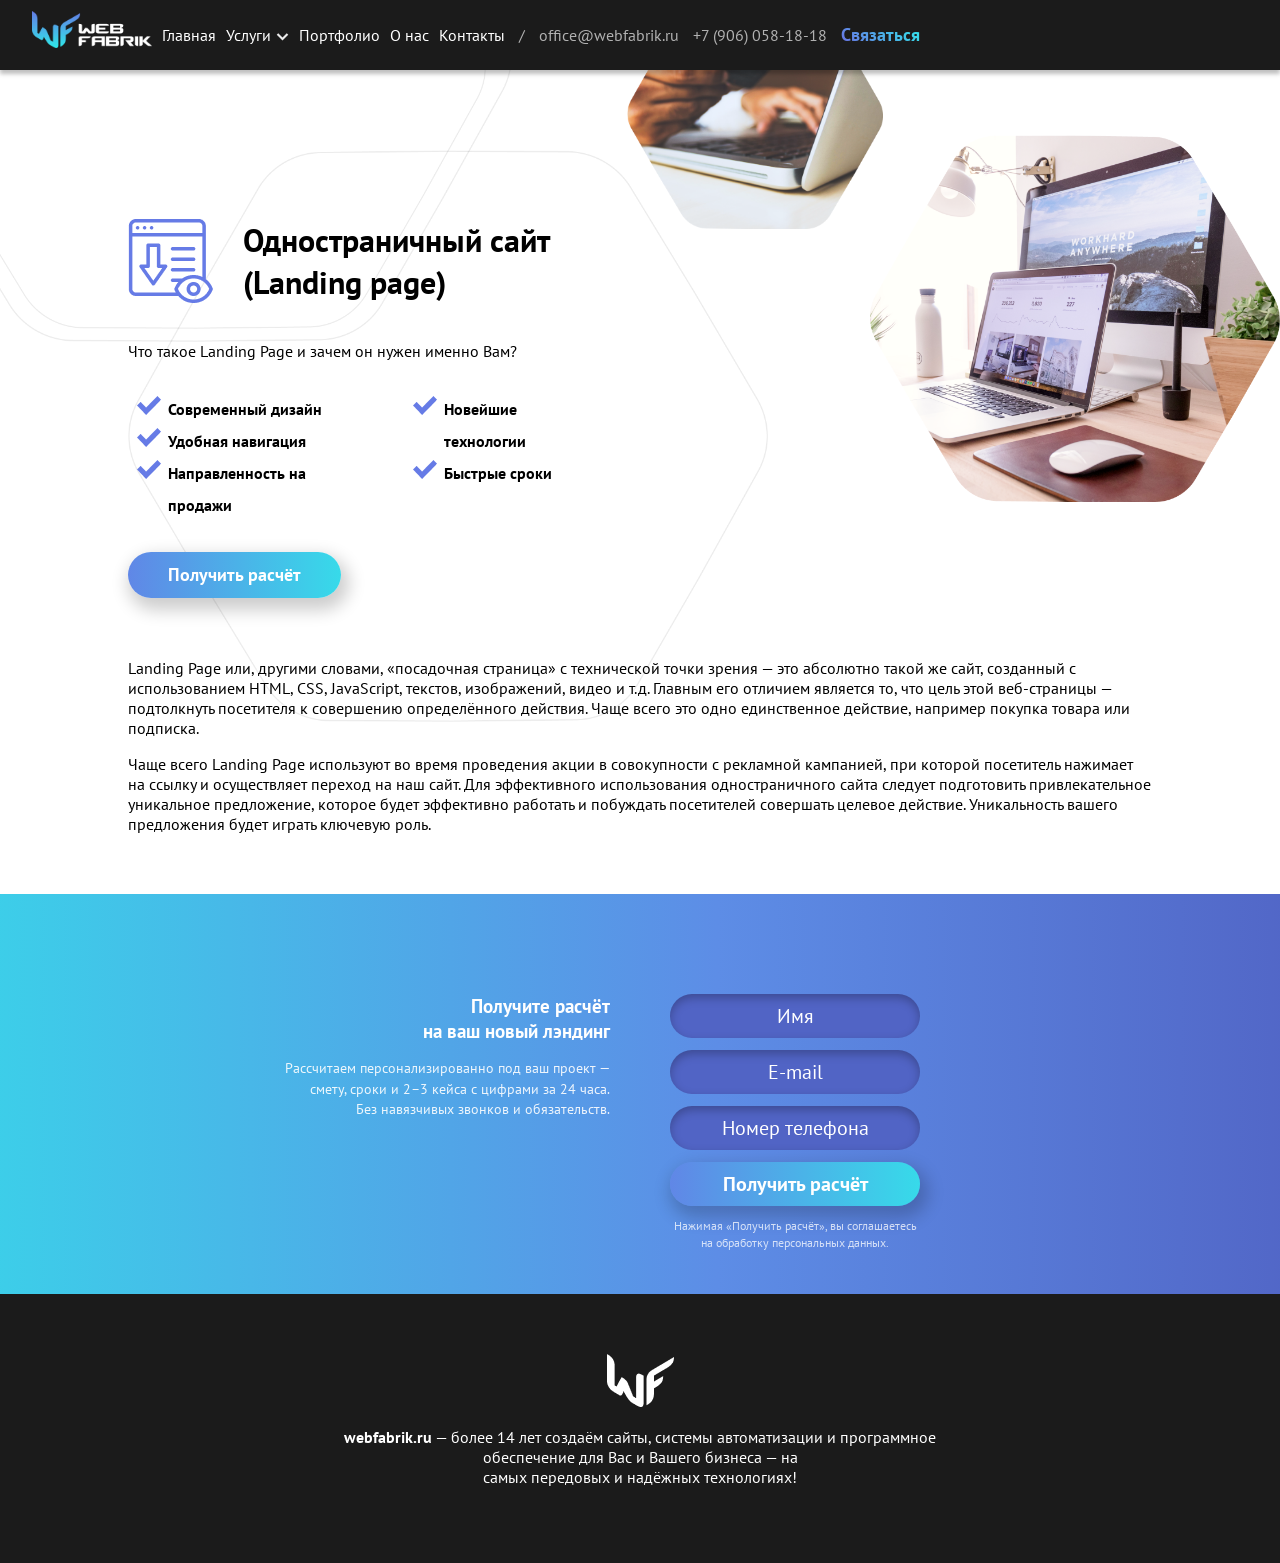
<file: landing.html>
<!DOCTYPE html>
<html lang="ru">
<head>
    <meta charset="utf-8">
    <meta name="viewport" content="width=device-width, initial-scale=1">
    <title>Webfabrik | Landing page (Одностраничный сайт)</title>

    <link rel="icon" type="image/x-icon" href="img/webfabrik_favicon.png">
    <link rel="stylesheet" type="text/css" href="css/style.css">

    <!-- Google Analytics 4 — замените G-XXXXXXXXXX на ваш Measurement ID -->
    <script async src="https://www.googletagmanager.com/gtag/js?id=G-XXXXXXXXXX"></script>
    <script>
        window.dataLayer = window.dataLayer || [];
        function gtag(){dataLayer.push(arguments);}
        gtag('js', new Date());
        gtag('config', 'G-XXXXXXXXXX');
    </script>
</head>
<body>
    <a href="#main" class="skip-link">Перейти к содержимому</a>

    <header>
        <div class="menu-wrapper">
            <button id="mobile-nav-trigger" type="button"
                    aria-label="Открыть меню" aria-expanded="false" aria-controls="main-menu">
                <span class="nav-line"></span>
                <span class="nav-line"></span>
                <span class="nav-line"></span>
            </button>

            <div class="logo">
                <a href="/webfabrik"><img src="img/logo.png" alt="Webfabrik"></a>
            </div>

            <nav class="menu" id="main-menu" aria-label="Главное меню">
                <ul>
                    <li><a href="/webfabrik">Главная</a></li>
                    <li>
                        <a href="services.html" class="arrow">Услуги</a>
                        <ul class="sub-menu">
                            <li><a href="landing.html">Лэндинг</a></li>
                            <li><a href="corporate.html">Корпоративный сайт</a></li>
                            <li><a href="online-shop.html">Интернет-магазин</a></li>
                            <li><a href="mobile-app.html">Мобильное приложение</a></li>
                            <li><a href="seo.html">Оптимизация и продвижение</a></li>
                            <li><a href="portal.html">Индивидуальный портал</a></li>
                            <li><a href="ai.html">Искусственный интеллект</a></li>
                        </ul>
                    </li>
                    <li><a href="portfolio.html">Портфолио</a></li>
                    <li><a href="about.html">О нас</a></li>
                    <li><a href="contacts.html">Контакты</a></li>
                </ul>
            </nav>

            <div class="contacts">
                <span>/</span>
                <span><a href="mailto:office@webfabrik.ru" class="email">office@webfabrik.ru</a></span>
                <span><a href="tel:+79060581818" class="tel">+7 (906) 058-18-18</a></span>
                <span><a href="contacts.html" class="contact-button">Связаться</a></span>
            </div>
        </div>
    </header>

    <main id="main">

        <section class="service-single">
            <div class="honeycomb1" aria-hidden="true"></div>
            <div class="honeycomb2" aria-hidden="true"></div>
            <div class="honeycomb3" aria-hidden="true"></div>

            <div class="service-info page-content">
                <div class="service-title">
                    <img src="img/landing.png" alt="Landing Page">
                    <h1>Одностраничный сайт (Landing page)</h1>
                </div>

                <p>Что такое Landing Page и зачем он нужен именно Вам?</p>

                <div class="advantages-wrapper">
                    <ul class="advantage-list">
                        <li>Современный дизайн</li>
                        <li>Удобная навигация</li>
                        <li>Направленность на продажи</li>
                    </ul>

                    <ul class="advantage-list">
                        <li>Новейшие технологии</li>
                        <li>Быстрые сроки</li>
                    </ul>
                </div>

                <a href="#apply" class="order">Получить расчёт</a>
            </div>

            <div class="slides">
                <img src="img/slide4.png" class="slide4" alt="">
                <img src="img/slide5.png" class="slide5" alt="">
            </div>
        </section>

        <section class="service-text">
            <div class="page-content">
                <p>
                    Landing Page или, другими словами, «посадочная страница» с технической точки зрения — это абсолютно такой же сайт, созданный с использованием HTML, CSS, JavaScript, текстов, изображений, видео и т.д.
                    Главным его отличием является то, что цель этой веб-страницы — подтолкнуть посетителя к совершению определённого действия. Чаще всего это одно единственное действие, например покупка товара или подписка.
                </p>

                <p>
                    Чаще всего Landing Page используют во время проведения акции в совокупности с рекламной кампанией, при которой посетитель нажимает на ссылку и осуществляет переход на наш сайт.
                    Для эффективного использования одностраничного сайта следует подготовить привлекательное уникальное предложение, которое будет эффективно работать и побуждать посетителей совершать целевое действие.
                    Уникальность вашего предложения будет играть ключевую роль.
                </p>
            </div>
        </section>

        <section class="apply" id="apply">
            <div class="page-content">
                <div class="apply-wrapper">
                    <div class="apply-desc">
                        <h2>Получите расчёт<br>на ваш новый лэндинг</h2>
                        <p>
                            Рассчитаем персонализированно под ваш проект —<br>
                            смету, сроки и 2–3 кейса с цифрами за 24 часа.<br>
                            Без навязчивых звонков и обязательств.
                        </p>
                    </div>

                    <!-- TODO: укажите реальный endpoint в action -->
                    <form class="apply-form" action="/send.php" method="post">
                        <label class="visually-hidden" for="field-name">Имя</label>
                        <input type="text" id="field-name" name="name"
                               placeholder="Имя" autocomplete="name" required><br>

                        <label class="visually-hidden" for="field-email">E-mail</label>
                        <input type="email" id="field-email" name="email"
                               placeholder="E-mail" autocomplete="email" required><br>

                        <label class="visually-hidden" for="field-phone">Номер телефона</label>
                        <input type="tel" id="field-phone" name="phone"
                               placeholder="Номер телефона" autocomplete="tel" required><br>

                        <input type="submit" value="Получить расчёт">
                        <p class="form-note">
                            Нажимая «Получить расчёт», вы соглашаетесь на обработку персональных данных.
                        </p>
                    </form>
                </div>
            </div>
        </section>

    </main>

    <footer>
        <div class="page-content">
            <img src="img/vector.png" alt="" loading="lazy">
            <p>
                <b>webfabrik.ru</b> — более 14 лет создаём сайты, системы автоматизации и программное<br>
                обеспечение для Вас и Вашего бизнеса — на<br>
                самых передовых и надёжных технологиях!
            </p>
        </div>
    </footer>

    <script src="js/main.js"></script>
</body>
</html>
</file>
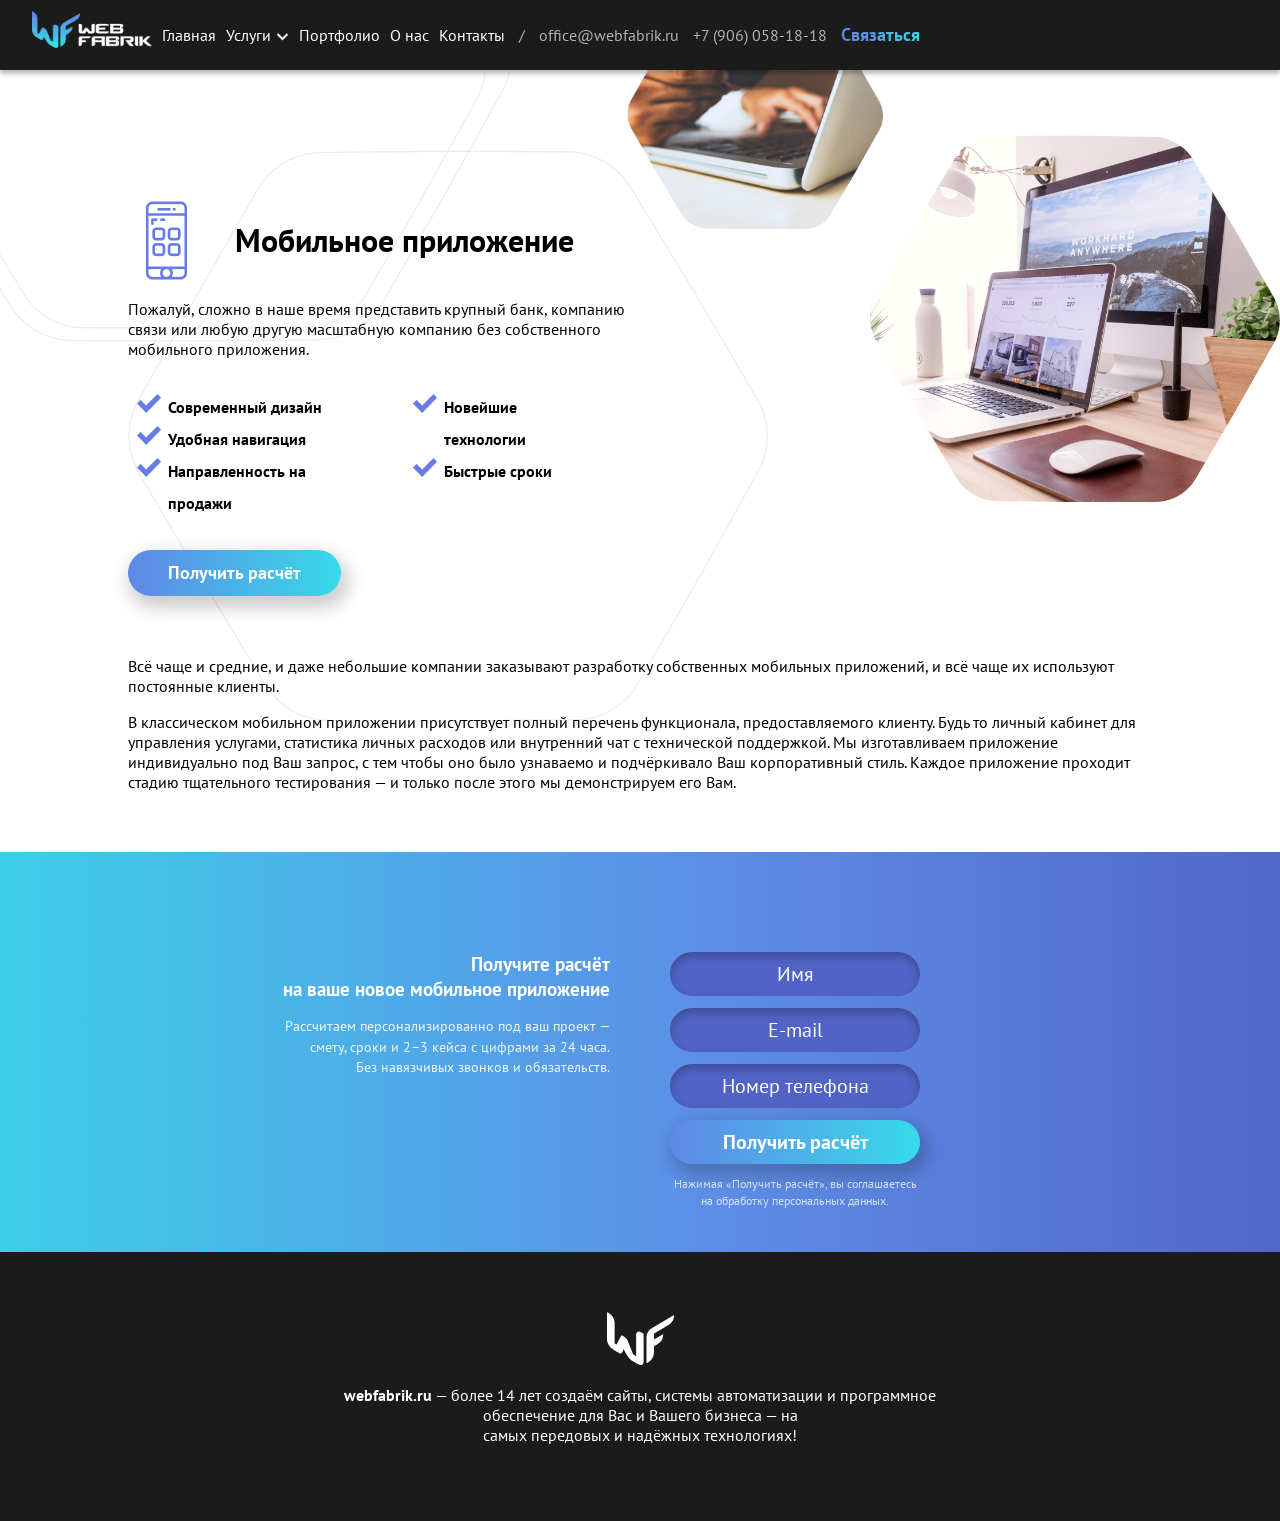
<file: mobile-app.html>
<!DOCTYPE html>
<html lang="ru">
<head>
    <meta charset="utf-8">
    <meta name="viewport" content="width=device-width, initial-scale=1">
    <title>Webfabrik | Мобильное приложение</title>

    <link rel="icon" type="image/x-icon" href="img/webfabrik_favicon.png">
    <link rel="stylesheet" type="text/css" href="css/style.css">

    <!-- Google Analytics 4 — замените G-XXXXXXXXXX на ваш Measurement ID -->
    <script async src="https://www.googletagmanager.com/gtag/js?id=G-XXXXXXXXXX"></script>
    <script>
        window.dataLayer = window.dataLayer || [];
        function gtag(){dataLayer.push(arguments);}
        gtag('js', new Date());
        gtag('config', 'G-XXXXXXXXXX');
    </script>
</head>
<body>
    <a href="#main" class="skip-link">Перейти к содержимому</a>

    <header>
        <div class="menu-wrapper">
            <button id="mobile-nav-trigger" type="button"
                    aria-label="Открыть меню" aria-expanded="false" aria-controls="main-menu">
                <span class="nav-line"></span>
                <span class="nav-line"></span>
                <span class="nav-line"></span>
            </button>

            <div class="logo">
                <a href="/webfabrik"><img src="img/logo.png" alt="Webfabrik"></a>
            </div>

            <nav class="menu" id="main-menu" aria-label="Главное меню">
                <ul>
                    <li><a href="/webfabrik">Главная</a></li>
                    <li>
                        <a href="services.html" class="arrow">Услуги</a>
                        <ul class="sub-menu">
                            <li><a href="landing.html">Лэндинг</a></li>
                            <li><a href="corporate.html">Корпоративный сайт</a></li>
                            <li><a href="online-shop.html">Интернет-магазин</a></li>
                            <li><a href="mobile-app.html">Мобильное приложение</a></li>
                            <li><a href="seo.html">Оптимизация и продвижение</a></li>
                            <li><a href="portal.html">Индивидуальный портал</a></li>
                            <li><a href="ai.html">Искусственный интеллект</a></li>
                        </ul>
                    </li>
                    <li><a href="portfolio.html">Портфолио</a></li>
                    <li><a href="about.html">О нас</a></li>
                    <li><a href="contacts.html">Контакты</a></li>
                </ul>
            </nav>

            <div class="contacts">
                <span>/</span>
                <span><a href="mailto:office@webfabrik.ru" class="email">office@webfabrik.ru</a></span>
                <span><a href="tel:+79060581818" class="tel">+7 (906) 058-18-18</a></span>
                <span><a href="contacts.html" class="contact-button">Связаться</a></span>
            </div>
        </div>
    </header>

    <main id="main">

        <section class="service-single">
            <div class="honeycomb1" aria-hidden="true"></div>
            <div class="honeycomb2" aria-hidden="true"></div>
            <div class="honeycomb3" aria-hidden="true"></div>

            <div class="service-info page-content">
                <div class="service-title">
                    <img src="img/phone.png" alt="Мобильное приложение">
                    <h1>Мобильное приложение</h1>
                </div>

                <p>Пожалуй, сложно в наше время представить крупный банк, компанию связи или любую другую масштабную компанию без собственного мобильного приложения.</p>

                <div class="advantages-wrapper">
                    <ul class="advantage-list">
                        <li>Современный дизайн</li>
                        <li>Удобная навигация</li>
                        <li>Направленность на продажи</li>
                    </ul>

                    <ul class="advantage-list">
                        <li>Новейшие технологии</li>
                        <li>Быстрые сроки</li>
                    </ul>
                </div>

                <a href="#apply" class="order">Получить расчёт</a>
            </div>

            <div class="slides">
                <img src="img/slide4.png" class="slide4" alt="">
                <img src="img/slide5.png" class="slide5" alt="">
            </div>
        </section>

        <section class="service-text">
            <div class="page-content">
                <p>
                    Всё чаще и средние, и даже небольшие компании заказывают разработку собственных мобильных приложений, и всё чаще их используют постоянные клиенты.
                </p>

                <p>
                    В классическом мобильном приложении присутствует полный перечень функционала, предоставляемого клиенту.
                    Будь то личный кабинет для управления услугами, статистика личных расходов или внутренний чат с технической поддержкой.
                    Мы изготавливаем приложение индивидуально под Ваш запрос, с тем чтобы оно было узнаваемо и подчёркивало Ваш корпоративный стиль.
                    Каждое приложение проходит стадию тщательного тестирования — и только после этого мы демонстрируем его Вам.
                </p>
            </div>
        </section>

        <section class="apply" id="apply">
            <div class="page-content">
                <div class="apply-wrapper">
                    <div class="apply-desc">
                        <h2>Получите расчёт<br>на ваше новое мобильное приложение</h2>
                        <p>
                            Рассчитаем персонализированно под ваш проект —<br>
                            смету, сроки и 2–3 кейса с цифрами за 24 часа.<br>
                            Без навязчивых звонков и обязательств.
                        </p>
                    </div>

                    <!-- TODO: укажите реальный endpoint в action -->
                    <form class="apply-form" action="/send.php" method="post">
                        <label class="visually-hidden" for="field-name">Имя</label>
                        <input type="text" id="field-name" name="name"
                               placeholder="Имя" autocomplete="name" required><br>

                        <label class="visually-hidden" for="field-email">E-mail</label>
                        <input type="email" id="field-email" name="email"
                               placeholder="E-mail" autocomplete="email" required><br>

                        <label class="visually-hidden" for="field-phone">Номер телефона</label>
                        <input type="tel" id="field-phone" name="phone"
                               placeholder="Номер телефона" autocomplete="tel" required><br>

                        <input type="submit" value="Получить расчёт">
                        <p class="form-note">
                            Нажимая «Получить расчёт», вы соглашаетесь на обработку персональных данных.
                        </p>
                    </form>
                </div>
            </div>
        </section>

    </main>

    <footer>
        <div class="page-content">
            <img src="img/vector.png" alt="" loading="lazy">
            <p>
                <b>webfabrik.ru</b> — более 14 лет создаём сайты, системы автоматизации и программное<br>
                обеспечение для Вас и Вашего бизнеса — на<br>
                самых передовых и надёжных технологиях!
            </p>
        </div>
    </footer>

    <script src="js/main.js"></script>
</body>
</html>
</file>
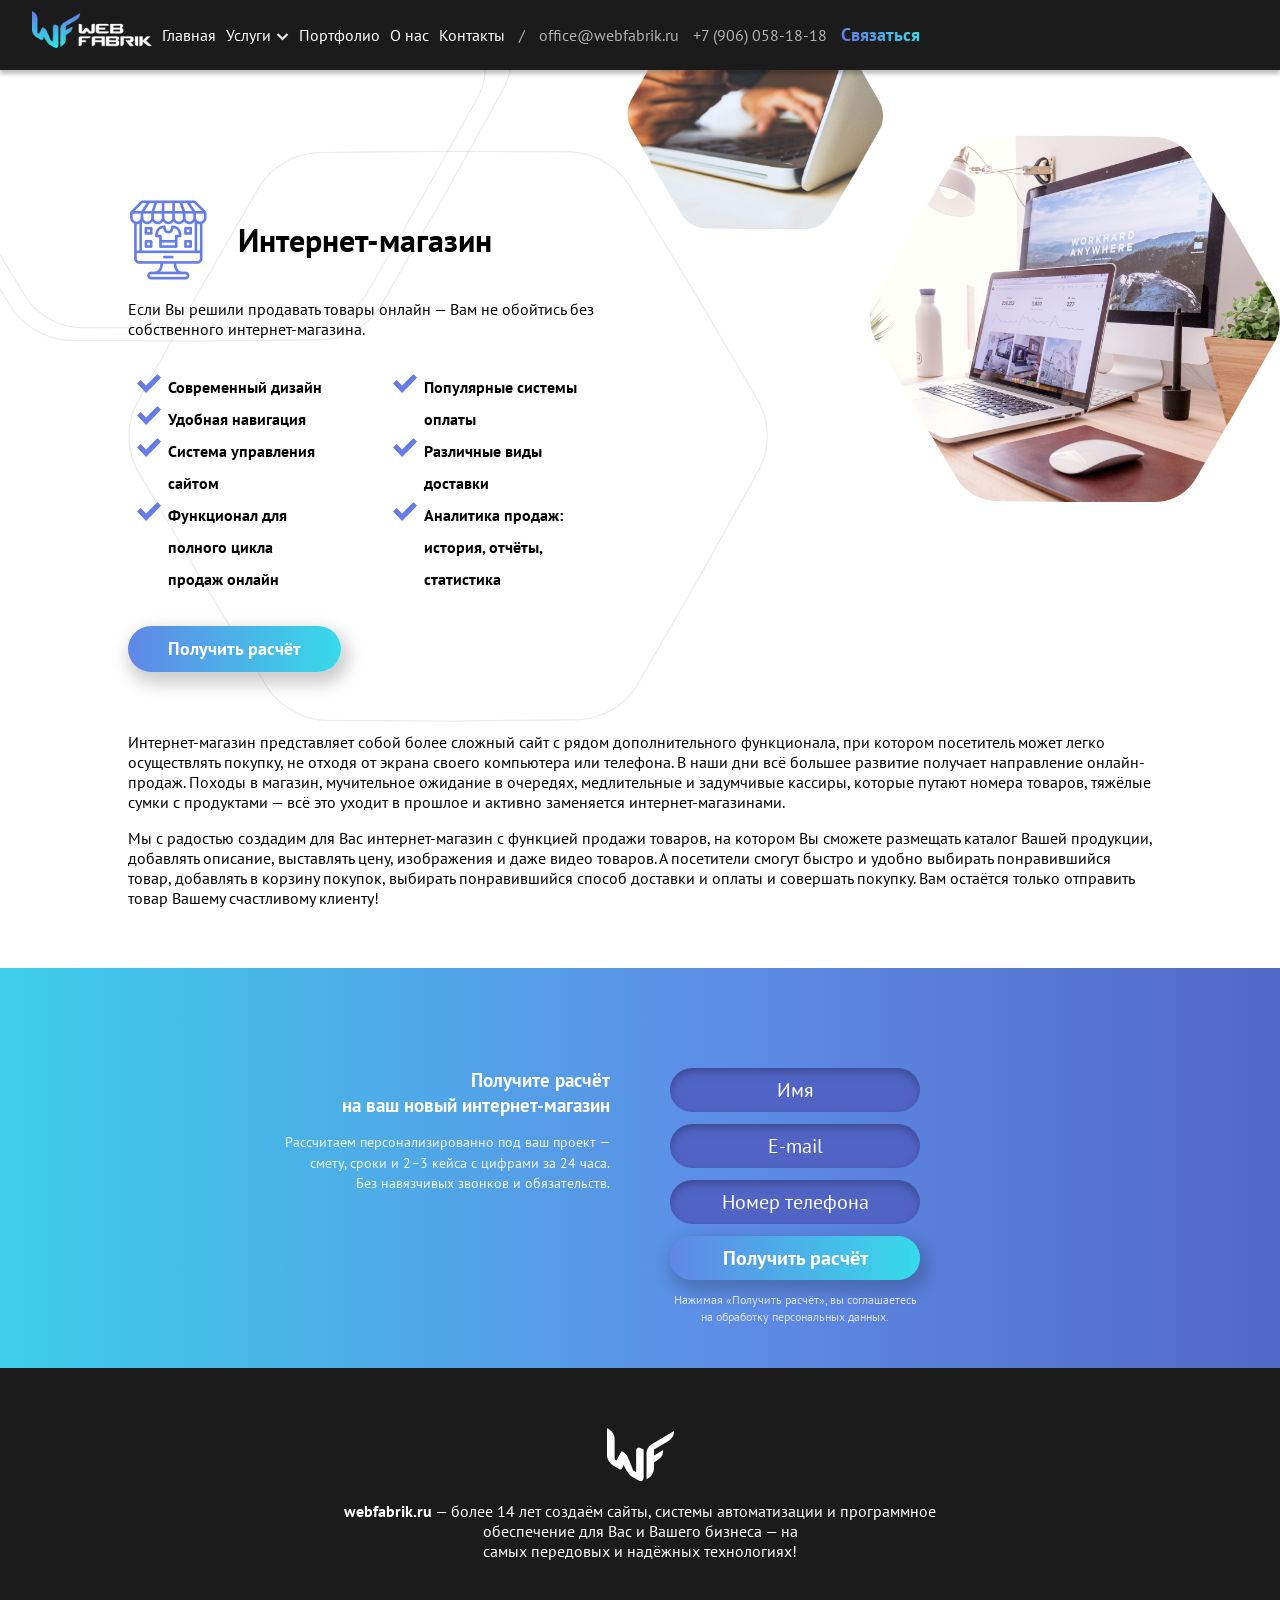
<file: online-shop.html>
<!DOCTYPE html>
<html lang="ru">
<head>
    <meta charset="utf-8">
    <meta name="viewport" content="width=device-width, initial-scale=1">
    <title>Webfabrik | Интернет-магазин</title>

    <link rel="icon" type="image/x-icon" href="img/webfabrik_favicon.png">
    <link rel="stylesheet" type="text/css" href="css/style.css">

    <!-- Google Analytics 4 — замените G-XXXXXXXXXX на ваш Measurement ID -->
    <script async src="https://www.googletagmanager.com/gtag/js?id=G-XXXXXXXXXX"></script>
    <script>
        window.dataLayer = window.dataLayer || [];
        function gtag(){dataLayer.push(arguments);}
        gtag('js', new Date());
        gtag('config', 'G-XXXXXXXXXX');
    </script>
</head>
<body>
    <a href="#main" class="skip-link">Перейти к содержимому</a>

    <header>
        <div class="menu-wrapper">
            <button id="mobile-nav-trigger" type="button"
                    aria-label="Открыть меню" aria-expanded="false" aria-controls="main-menu">
                <span class="nav-line"></span>
                <span class="nav-line"></span>
                <span class="nav-line"></span>
            </button>

            <div class="logo">
                <a href="/webfabrik"><img src="img/logo.png" alt="Webfabrik"></a>
            </div>

            <nav class="menu" id="main-menu" aria-label="Главное меню">
                <ul>
                    <li><a href="/webfabrik">Главная</a></li>
                    <li>
                        <a href="services.html" class="arrow">Услуги</a>
                        <ul class="sub-menu">
                            <li><a href="landing.html">Лэндинг</a></li>
                            <li><a href="corporate.html">Корпоративный сайт</a></li>
                            <li><a href="online-shop.html">Интернет-магазин</a></li>
                            <li><a href="mobile-app.html">Мобильное приложение</a></li>
                            <li><a href="seo.html">Оптимизация и продвижение</a></li>
                            <li><a href="portal.html">Индивидуальный портал</a></li>
                            <li><a href="ai.html">Искусственный интеллект</a></li>
                        </ul>
                    </li>
                    <li><a href="portfolio.html">Портфолио</a></li>
                    <li><a href="about.html">О нас</a></li>
                    <li><a href="contacts.html">Контакты</a></li>
                </ul>
            </nav>

            <div class="contacts">
                <span>/</span>
                <span><a href="mailto:office@webfabrik.ru" class="email">office@webfabrik.ru</a></span>
                <span><a href="tel:+79060581818" class="tel">+7 (906) 058-18-18</a></span>
                <span><a href="contacts.html" class="contact-button">Связаться</a></span>
            </div>
        </div>
    </header>

    <main id="main">

        <section class="service-single">
            <div class="honeycomb1" aria-hidden="true"></div>
            <div class="honeycomb2" aria-hidden="true"></div>
            <div class="honeycomb3" aria-hidden="true"></div>

            <div class="service-info page-content">
                <div class="service-title">
                    <img src="img/eshop.png" alt="Интернет-магазин">
                    <h1>Интернет-магазин</h1>
                </div>

                <p>Если Вы решили продавать товары онлайн — Вам не обойтись без собственного интернет-магазина.</p>

                <div class="advantages-wrapper">
                    <ul class="advantage-list">
                        <li>Современный дизайн</li>
                        <li>Удобная навигация</li>
                        <li>Система управления сайтом</li>
                        <li>Функционал для полного цикла продаж онлайн</li>
                    </ul>

                    <ul class="advantage-list">
                        <li>Популярные системы оплаты</li>
                        <li>Различные виды доставки</li>
                        <li>Аналитика продаж: история, отчёты, статистика</li>
                    </ul>
                </div>

                <a href="#apply" class="order">Получить расчёт</a>
            </div>

            <div class="slides">
                <img src="img/slide4.png" class="slide4" alt="">
                <img src="img/slide5.png" class="slide5" alt="">
            </div>
        </section>

        <section class="service-text">
            <div class="page-content">
                <p>
                    Интернет-магазин представляет собой более сложный сайт с рядом дополнительного функционала, при котором посетитель может легко осуществлять покупку, не отходя от экрана своего компьютера или телефона.
                    В наши дни всё большее развитие получает направление онлайн-продаж. Походы в магазин, мучительное ожидание в очередях, медлительные и задумчивые кассиры, которые путают номера товаров, тяжёлые сумки с продуктами — всё это уходит в прошлое и активно заменяется интернет-магазинами.
                </p>

                <p>
                    Мы с радостью создадим для Вас интернет-магазин с функцией продажи товаров, на котором Вы сможете размещать каталог Вашей продукции, добавлять описание, выставлять цену, изображения и даже видео товаров.
                    А посетители смогут быстро и удобно выбирать понравившийся товар, добавлять в корзину покупок, выбирать понравившийся способ доставки и оплаты и совершать покупку.
                    Вам остаётся только отправить товар Вашему счастливому клиенту!
                </p>
            </div>
        </section>

        <section class="apply" id="apply">
            <div class="page-content">
                <div class="apply-wrapper">
                    <div class="apply-desc">
                        <h2>Получите расчёт<br>на ваш новый интернет-магазин</h2>
                        <p>
                            Рассчитаем персонализированно под ваш проект —<br>
                            смету, сроки и 2–3 кейса с цифрами за 24 часа.<br>
                            Без навязчивых звонков и обязательств.
                        </p>
                    </div>

                    <!-- TODO: укажите реальный endpoint в action -->
                    <form class="apply-form" action="/send.php" method="post">
                        <label class="visually-hidden" for="field-name">Имя</label>
                        <input type="text" id="field-name" name="name"
                               placeholder="Имя" autocomplete="name" required><br>

                        <label class="visually-hidden" for="field-email">E-mail</label>
                        <input type="email" id="field-email" name="email"
                               placeholder="E-mail" autocomplete="email" required><br>

                        <label class="visually-hidden" for="field-phone">Номер телефона</label>
                        <input type="tel" id="field-phone" name="phone"
                               placeholder="Номер телефона" autocomplete="tel" required><br>

                        <input type="submit" value="Получить расчёт">
                        <p class="form-note">
                            Нажимая «Получить расчёт», вы соглашаетесь на обработку персональных данных.
                        </p>
                    </form>
                </div>
            </div>
        </section>

    </main>

    <footer>
        <div class="page-content">
            <img src="img/vector.png" alt="" loading="lazy">
            <p>
                <b>webfabrik.ru</b> — более 14 лет создаём сайты, системы автоматизации и программное<br>
                обеспечение для Вас и Вашего бизнеса — на<br>
                самых передовых и надёжных технологиях!
            </p>
        </div>
    </footer>

    <script src="js/main.js"></script>
</body>
</html>
</file>
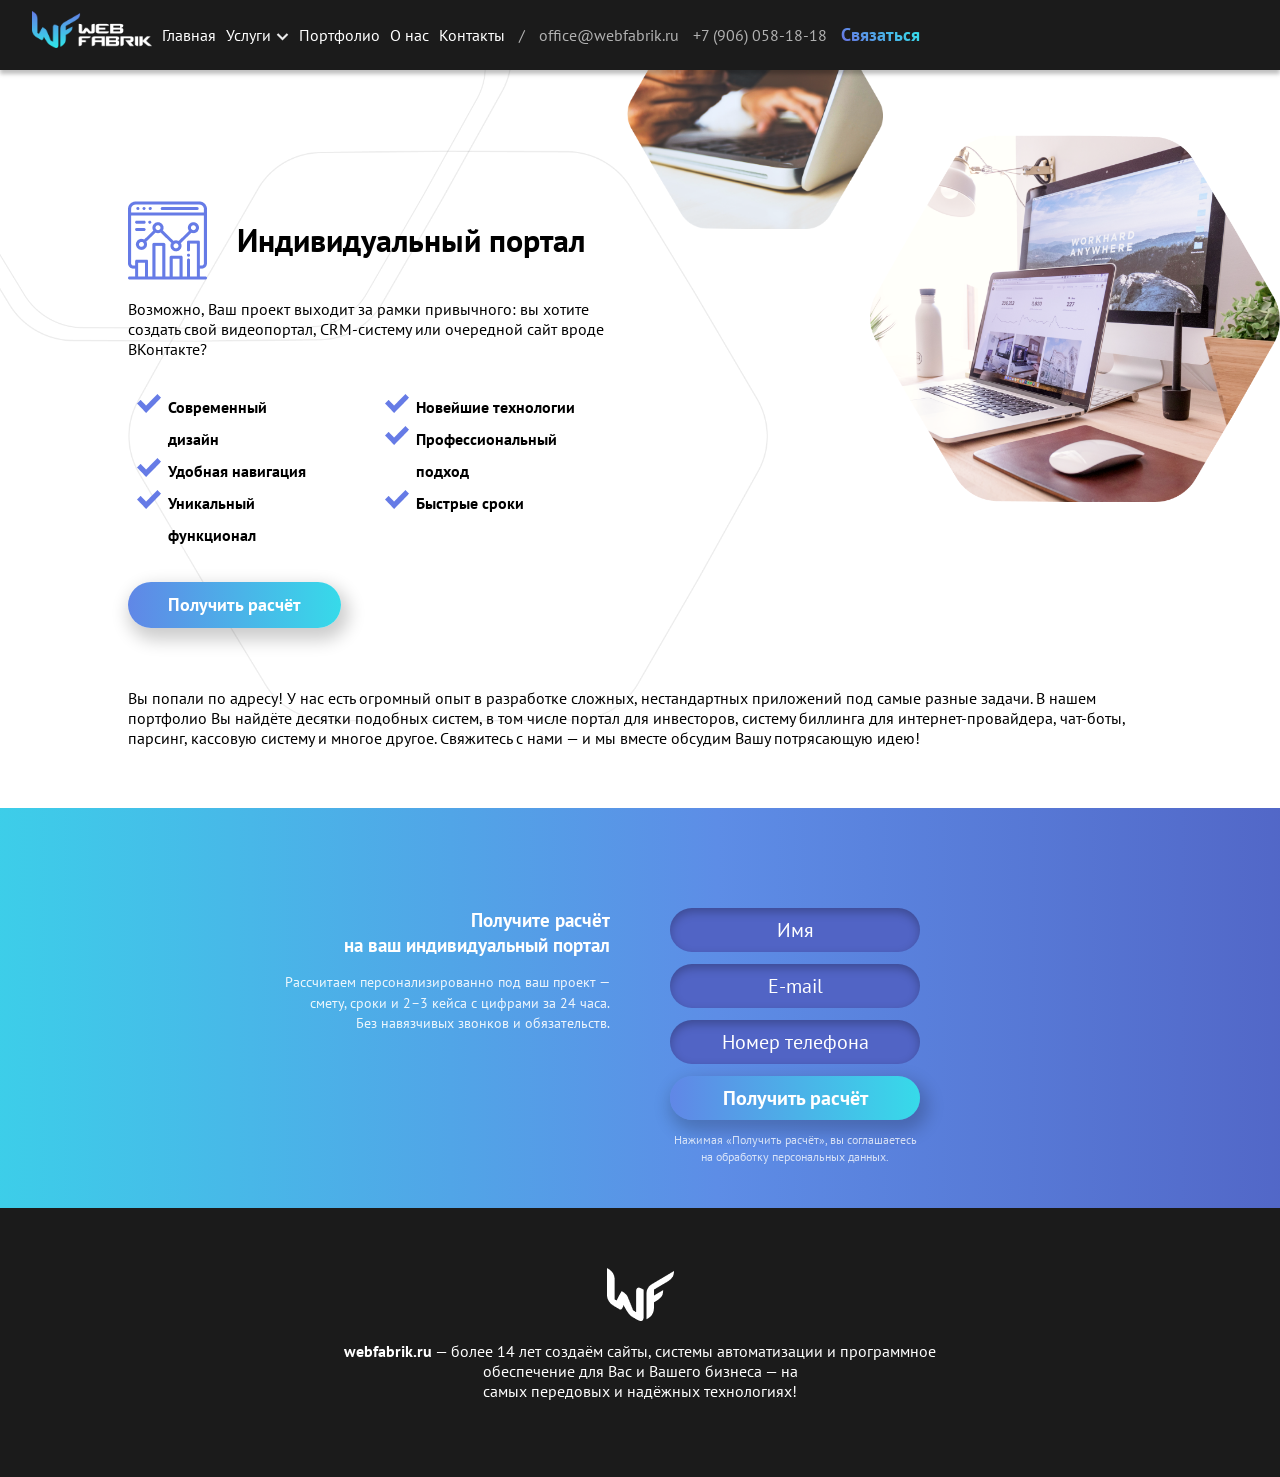
<file: portal.html>
<!DOCTYPE html>
<html lang="ru">
<head>
    <meta charset="utf-8">
    <meta name="viewport" content="width=device-width, initial-scale=1">
    <title>Webfabrik | Индивидуальный портал</title>

    <link rel="icon" type="image/x-icon" href="img/webfabrik_favicon.png">
    <link rel="stylesheet" type="text/css" href="css/style.css">

    <!-- Google Analytics 4 — замените G-XXXXXXXXXX на ваш Measurement ID -->
    <script async src="https://www.googletagmanager.com/gtag/js?id=G-XXXXXXXXXX"></script>
    <script>
        window.dataLayer = window.dataLayer || [];
        function gtag(){dataLayer.push(arguments);}
        gtag('js', new Date());
        gtag('config', 'G-XXXXXXXXXX');
    </script>
</head>
<body>
    <a href="#main" class="skip-link">Перейти к содержимому</a>

    <header>
        <div class="menu-wrapper">
            <button id="mobile-nav-trigger" type="button"
                    aria-label="Открыть меню" aria-expanded="false" aria-controls="main-menu">
                <span class="nav-line"></span>
                <span class="nav-line"></span>
                <span class="nav-line"></span>
            </button>

            <div class="logo">
                <a href="/webfabrik"><img src="img/logo.png" alt="Webfabrik"></a>
            </div>

            <nav class="menu" id="main-menu" aria-label="Главное меню">
                <ul>
                    <li><a href="/webfabrik">Главная</a></li>
                    <li>
                        <a href="services.html" class="arrow">Услуги</a>
                        <ul class="sub-menu">
                            <li><a href="landing.html">Лэндинг</a></li>
                            <li><a href="corporate.html">Корпоративный сайт</a></li>
                            <li><a href="online-shop.html">Интернет-магазин</a></li>
                            <li><a href="mobile-app.html">Мобильное приложение</a></li>
                            <li><a href="seo.html">Оптимизация и продвижение</a></li>
                            <li><a href="portal.html">Индивидуальный портал</a></li>
                            <li><a href="ai.html">Искусственный интеллект</a></li>
                        </ul>
                    </li>
                    <li><a href="portfolio.html">Портфолио</a></li>
                    <li><a href="about.html">О нас</a></li>
                    <li><a href="contacts.html">Контакты</a></li>
                </ul>
            </nav>

            <div class="contacts">
                <span>/</span>
                <span><a href="mailto:office@webfabrik.ru" class="email">office@webfabrik.ru</a></span>
                <span><a href="tel:+79060581818" class="tel">+7 (906) 058-18-18</a></span>
                <span><a href="contacts.html" class="contact-button">Связаться</a></span>
            </div>
        </div>
    </header>

    <main id="main">

        <section class="service-single">
            <div class="honeycomb1" aria-hidden="true"></div>
            <div class="honeycomb2" aria-hidden="true"></div>
            <div class="honeycomb3" aria-hidden="true"></div>

            <div class="service-info page-content">
                <div class="service-title">
                    <img src="img/indiv.png" alt="Индивидуальный портал">
                    <h1>Индивидуальный портал</h1>
                </div>

                <p>Возможно, Ваш проект выходит за рамки привычного: вы хотите создать свой видеопортал, CRM-систему или очередной сайт вроде ВКонтакте?</p>

                <div class="advantages-wrapper">
                    <ul class="advantage-list">
                        <li>Современный дизайн</li>
                        <li>Удобная навигация</li>
                        <li>Уникальный функционал</li>
                    </ul>

                    <ul class="advantage-list">
                        <li>Новейшие технологии</li>
                        <li>Профессиональный подход</li>
                        <li>Быстрые сроки</li>
                    </ul>
                </div>

                <a href="#apply" class="order">Получить расчёт</a>
            </div>

            <div class="slides">
                <img src="img/slide4.png" class="slide4" alt="">
                <img src="img/slide5.png" class="slide5" alt="">
            </div>
        </section>

        <section class="service-text">
            <div class="page-content">
                <p>
                    Вы попали по адресу!
                    У нас есть огромный опыт в разработке сложных, нестандартных приложений под самые разные задачи.
                    В нашем портфолио Вы найдёте десятки подобных систем, в том числе портал для инвесторов, систему биллинга для интернет-провайдера, чат-боты, парсинг, кассовую систему и многое другое.
                    Свяжитесь с нами — и мы вместе обсудим Вашу потрясающую идею!
                </p>
            </div>
        </section>

        <section class="apply" id="apply">
            <div class="page-content">
                <div class="apply-wrapper">
                    <div class="apply-desc">
                        <h2>Получите расчёт<br>на ваш индивидуальный портал</h2>
                        <p>
                            Рассчитаем персонализированно под ваш проект —<br>
                            смету, сроки и 2–3 кейса с цифрами за 24 часа.<br>
                            Без навязчивых звонков и обязательств.
                        </p>
                    </div>

                    <!-- TODO: укажите реальный endpoint в action -->
                    <form class="apply-form" action="/send.php" method="post">
                        <label class="visually-hidden" for="field-name">Имя</label>
                        <input type="text" id="field-name" name="name"
                               placeholder="Имя" autocomplete="name" required><br>

                        <label class="visually-hidden" for="field-email">E-mail</label>
                        <input type="email" id="field-email" name="email"
                               placeholder="E-mail" autocomplete="email" required><br>

                        <label class="visually-hidden" for="field-phone">Номер телефона</label>
                        <input type="tel" id="field-phone" name="phone"
                               placeholder="Номер телефона" autocomplete="tel" required><br>

                        <input type="submit" value="Получить расчёт">
                        <p class="form-note">
                            Нажимая «Получить расчёт», вы соглашаетесь на обработку персональных данных.
                        </p>
                    </form>
                </div>
            </div>
        </section>

    </main>

    <footer>
        <div class="page-content">
            <img src="img/vector.png" alt="" loading="lazy">
            <p>
                <b>webfabrik.ru</b> — более 14 лет создаём сайты, системы автоматизации и программное<br>
                обеспечение для Вас и Вашего бизнеса — на<br>
                самых передовых и надёжных технологиях!
            </p>
        </div>
    </footer>

    <script src="js/main.js"></script>
</body>
</html>
</file>
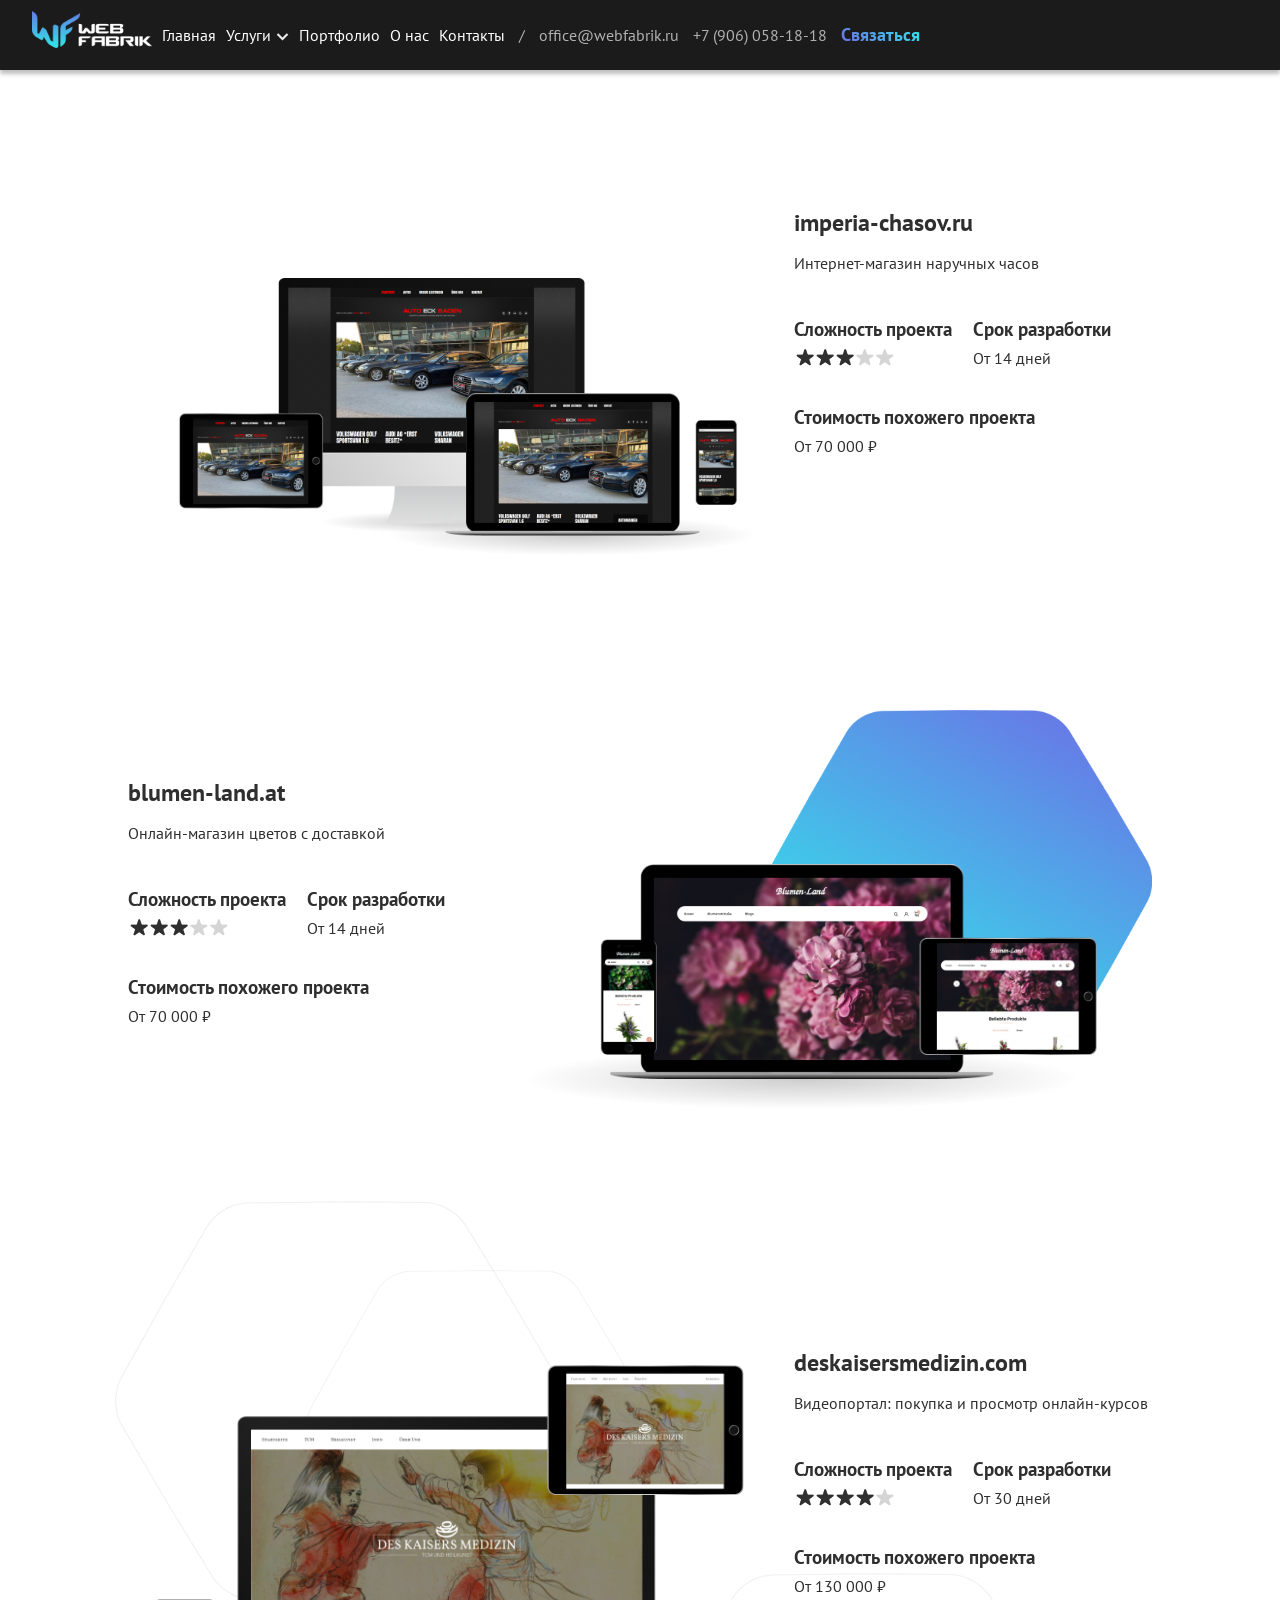
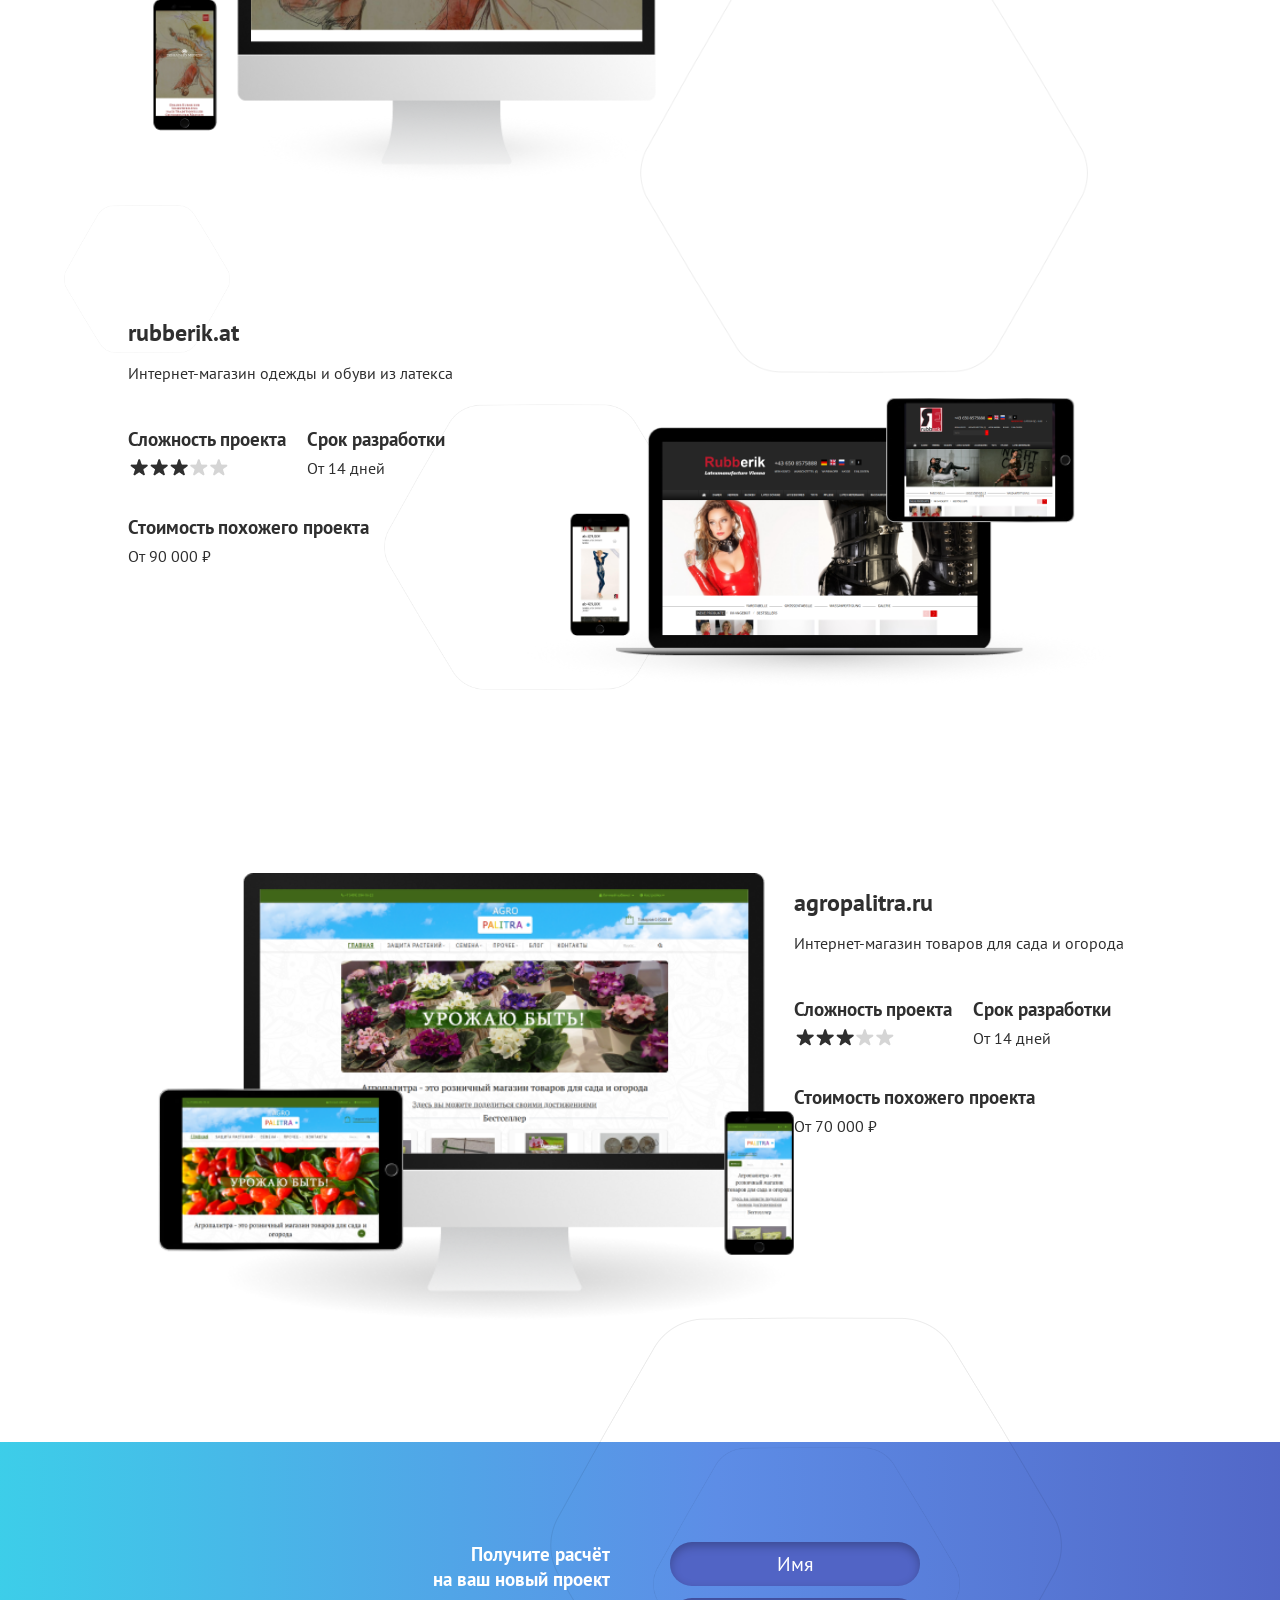
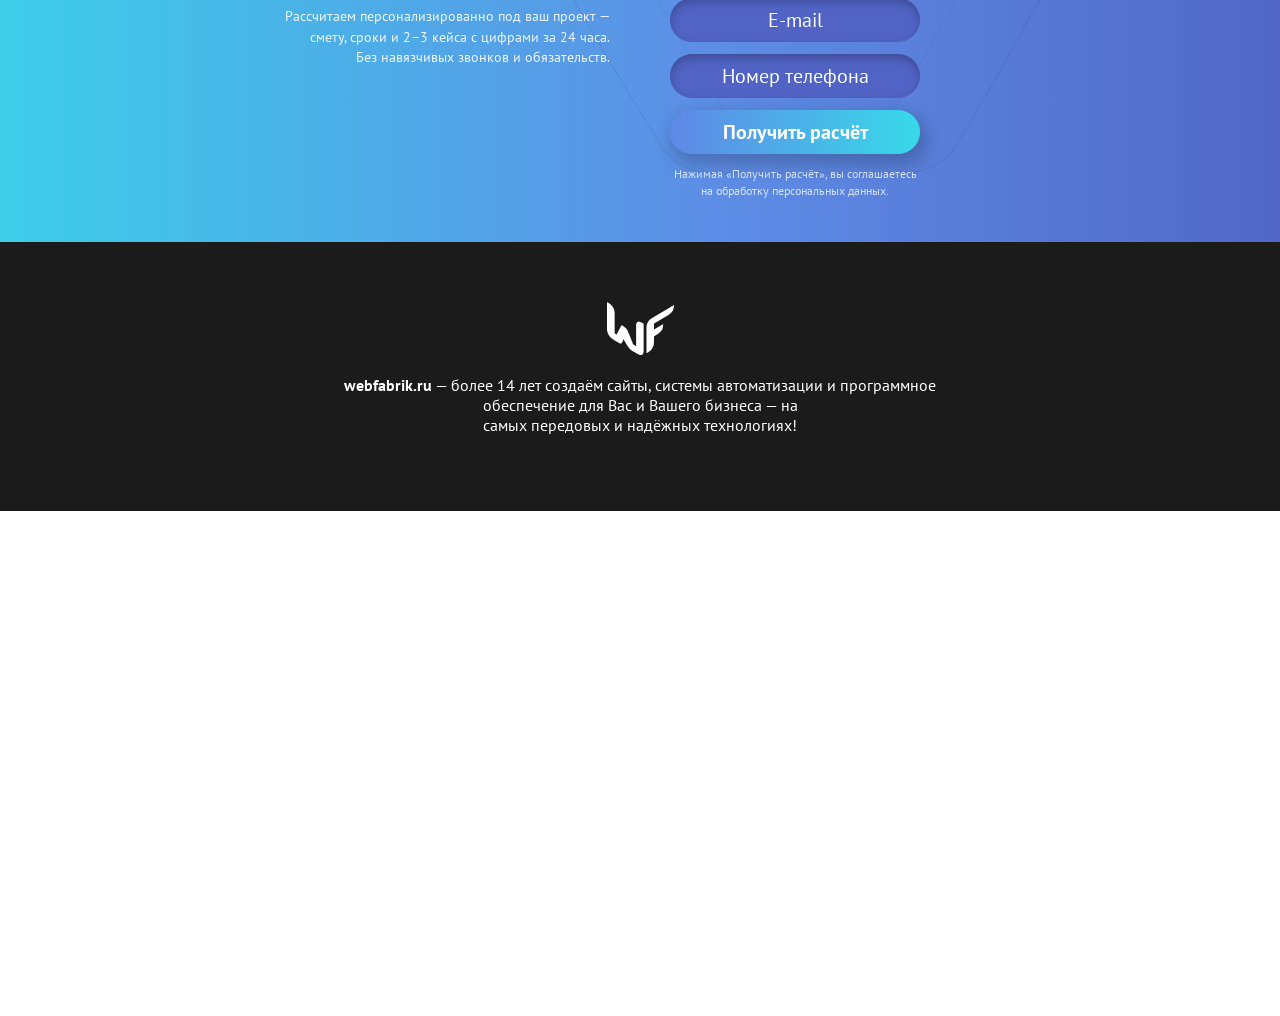
<file: portfolio.html>
<!DOCTYPE html>
<html lang="ru">
<head>
    <meta charset="utf-8">
    <meta name="viewport" content="width=device-width, initial-scale=1">
    <title>Webfabrik | Портфолио</title>

    <link rel="icon" type="image/x-icon" href="img/webfabrik_favicon.png">
    <link rel="stylesheet" type="text/css" href="css/style.css">

    <!-- Google Analytics 4 — замените G-XXXXXXXXXX на ваш Measurement ID -->
    <script async src="https://www.googletagmanager.com/gtag/js?id=G-XXXXXXXXXX"></script>
    <script>
        window.dataLayer = window.dataLayer || [];
        function gtag(){dataLayer.push(arguments);}
        gtag('js', new Date());
        gtag('config', 'G-XXXXXXXXXX');
    </script>
</head>
<body>
    <a href="#main" class="skip-link">Перейти к содержимому</a>

    <header>
        <div class="menu-wrapper">
            <button id="mobile-nav-trigger" type="button"
                    aria-label="Открыть меню" aria-expanded="false" aria-controls="main-menu">
                <span class="nav-line"></span>
                <span class="nav-line"></span>
                <span class="nav-line"></span>
            </button>

            <div class="logo">
                <a href="/webfabrik"><img src="img/logo.png" alt="Webfabrik"></a>
            </div>

            <nav class="menu" id="main-menu" aria-label="Главное меню">
                <ul>
                    <li><a href="/webfabrik">Главная</a></li>
                    <li>
                        <a href="services.html" class="arrow">Услуги</a>
                        <ul class="sub-menu">
                            <li><a href="landing.html">Лэндинг</a></li>
                            <li><a href="corporate.html">Корпоративный сайт</a></li>
                            <li><a href="online-shop.html">Интернет-магазин</a></li>
                            <li><a href="mobile-app.html">Мобильное приложение</a></li>
                            <li><a href="seo.html">Оптимизация и продвижение</a></li>
                            <li><a href="portal.html">Индивидуальный портал</a></li>
                            <li><a href="ai.html">Искусственный интеллект</a></li>
                        </ul>
                    </li>
                    <li><a href="portfolio.html">Портфолио</a></li>
                    <li><a href="about.html">О нас</a></li>
                    <li><a href="contacts.html">Контакты</a></li>
                </ul>
            </nav>

            <div class="contacts">
                <span>/</span>
                <span><a href="mailto:office@webfabrik.ru" class="email">office@webfabrik.ru</a></span>
                <span><a href="tel:+79060581818" class="tel">+7 (906) 058-18-18</a></span>
                <span><a href="contacts.html" class="contact-button">Связаться</a></span>
            </div>
        </div>
    </header>

    <main id="main">

        <section class="portfolio" aria-labelledby="portfolio-title">
            <div class="bg-star2" aria-hidden="true"></div>
            <div class="honeycomb6"  aria-hidden="true"></div>
            <div class="honeycomb7"  aria-hidden="true"></div>
            <div class="honeycomb8"  aria-hidden="true"></div>
            <div class="honeycomb9"  aria-hidden="true"></div>
            <div class="honeycomb10" aria-hidden="true"></div>

            <div class="page-content">
                <h2 class="title white" id="portfolio-title">/ Портфолио</h2>

                <div class="portfolio-item">
                    <div class="portfolio-image preysalexander"></div>
                    <div class="portfolio-desc">
                        <h3>imperia-chasov.ru</h3>
                        <p>Интернет-магазин наручных часов</p>
                        <div class="small-block">
                            <h4>Сложность проекта</h4>
                            <div class="stars">
                                <div class="active-star"></div>
                                <div class="active-star"></div>
                                <div class="active-star"></div>
                                <div class="inactive-star"></div>
                                <div class="inactive-star"></div>
                            </div>
                        </div>
                        <div class="small-block">
                            <h4>Срок разработки</h4>
                            <p>От 14 дней</p>
                        </div>
                        <div class="big-block">
                            <h4>Стоимость похожего проекта</h4>
                            <p>От 70 000 ₽</p>
                        </div>
                    </div>
                </div>

                <div class="portfolio-item">
                    <div class="portfolio-desc">
                        <h3>blumen-land.at</h3>
                        <p>Онлайн-магазин цветов с доставкой</p>
                        <div class="small-block">
                            <h4>Сложность проекта</h4>
                            <div class="stars">
                                <div class="active-star"></div>
                                <div class="active-star"></div>
                                <div class="active-star"></div>
                                <div class="inactive-star"></div>
                                <div class="inactive-star"></div>
                            </div>
                        </div>
                        <div class="small-block">
                            <h4>Срок разработки</h4>
                            <p>От 14 дней</p>
                        </div>
                        <div class="big-block">
                            <h4>Стоимость похожего проекта</h4>
                            <p>От 70 000 ₽</p>
                        </div>
                    </div>
                    <div class="portfolio-image blumen-land"></div>
                </div>

                <div class="portfolio-item">
                    <div class="portfolio-image deskaisersmedizin"></div>
                    <div class="portfolio-desc">
                        <h3>deskaisersmedizin.com</h3>
                        <p>Видеопортал: покупка и просмотр онлайн-курсов</p>
                        <div class="small-block">
                            <h4>Сложность проекта</h4>
                            <div class="stars">
                                <div class="active-star"></div>
                                <div class="active-star"></div>
                                <div class="active-star"></div>
                                <div class="active-star"></div>
                                <div class="inactive-star"></div>
                            </div>
                        </div>
                        <div class="small-block">
                            <h4>Срок разработки</h4>
                            <p>От 30 дней</p>
                        </div>
                        <div class="big-block">
                            <h4>Стоимость похожего проекта</h4>
                            <p>От 130 000 ₽</p>
                        </div>
                    </div>
                </div>

                <div class="portfolio-item">
                    <div class="portfolio-desc">
                        <h3>rubberik.at</h3>
                        <p>Интернет-магазин одежды и обуви из латекса</p>
                        <div class="small-block">
                            <h4>Сложность проекта</h4>
                            <div class="stars">
                                <div class="active-star"></div>
                                <div class="active-star"></div>
                                <div class="active-star"></div>
                                <div class="inactive-star"></div>
                                <div class="inactive-star"></div>
                            </div>
                        </div>
                        <div class="small-block">
                            <h4>Срок разработки</h4>
                            <p>От 14 дней</p>
                        </div>
                        <div class="big-block">
                            <h4>Стоимость похожего проекта</h4>
                            <p>От 90 000 ₽</p>
                        </div>
                    </div>
                    <div class="portfolio-image rubberik"></div>
                </div>

                <div class="portfolio-item">
                    <div class="portfolio-image agropalitra"></div>
                    <div class="portfolio-desc">
                        <h3>agropalitra.ru</h3>
                        <p>Интернет-магазин товаров для сада и огорода</p>
                        <div class="small-block">
                            <h4>Сложность проекта</h4>
                            <div class="stars">
                                <div class="active-star"></div>
                                <div class="active-star"></div>
                                <div class="active-star"></div>
                                <div class="inactive-star"></div>
                                <div class="inactive-star"></div>
                            </div>
                        </div>
                        <div class="small-block">
                            <h4>Срок разработки</h4>
                            <p>От 14 дней</p>
                        </div>
                        <div class="big-block">
                            <h4>Стоимость похожего проекта</h4>
                            <p>От 70 000 ₽</p>
                        </div>
                    </div>
                </div>
            </div>
        </section>

        <section class="apply relative" id="apply" aria-labelledby="apply-title">
            <div class="honeycomb11" aria-hidden="true"></div>
            <div class="honeycomb12" aria-hidden="true"></div>

            <div class="page-content">
                <div class="apply-wrapper">
                    <div class="apply-desc">
                        <h2 id="apply-title">Получите расчёт<br>на ваш новый проект</h2>
                        <p>
                            Рассчитаем персонализированно под ваш проект —<br>
                            смету, сроки и 2–3 кейса с цифрами за 24 часа.<br>
                            Без навязчивых звонков и обязательств.
                        </p>
                    </div>

                    <!-- TODO: укажите реальный endpoint в action -->
                    <form class="apply-form" action="/send.php" method="post">
                        <label class="visually-hidden" for="field-name">Имя</label>
                        <input type="text" id="field-name" name="name"
                               placeholder="Имя" autocomplete="name" required><br>

                        <label class="visually-hidden" for="field-email">E-mail</label>
                        <input type="email" id="field-email" name="email"
                               placeholder="E-mail" autocomplete="email" required><br>

                        <label class="visually-hidden" for="field-phone">Номер телефона</label>
                        <input type="tel" id="field-phone" name="phone"
                               placeholder="Номер телефона" autocomplete="tel" required><br>

                        <input type="submit" value="Получить расчёт">
                        <p class="form-note">
                            Нажимая «Получить расчёт», вы соглашаетесь на обработку персональных данных.
                        </p>
                    </form>
                </div>
            </div>
        </section>

    </main>

    <footer>
        <div class="page-content">
            <img src="img/vector.png" alt="" loading="lazy">
            <p>
                <b>webfabrik.ru</b> — более 14 лет создаём сайты, системы автоматизации и программное<br>
                обеспечение для Вас и Вашего бизнеса — на<br>
                самых передовых и надёжных технологиях!
            </p>
        </div>
    </footer>

    <script src="js/main.js"></script>
</body>
</html>
</file>
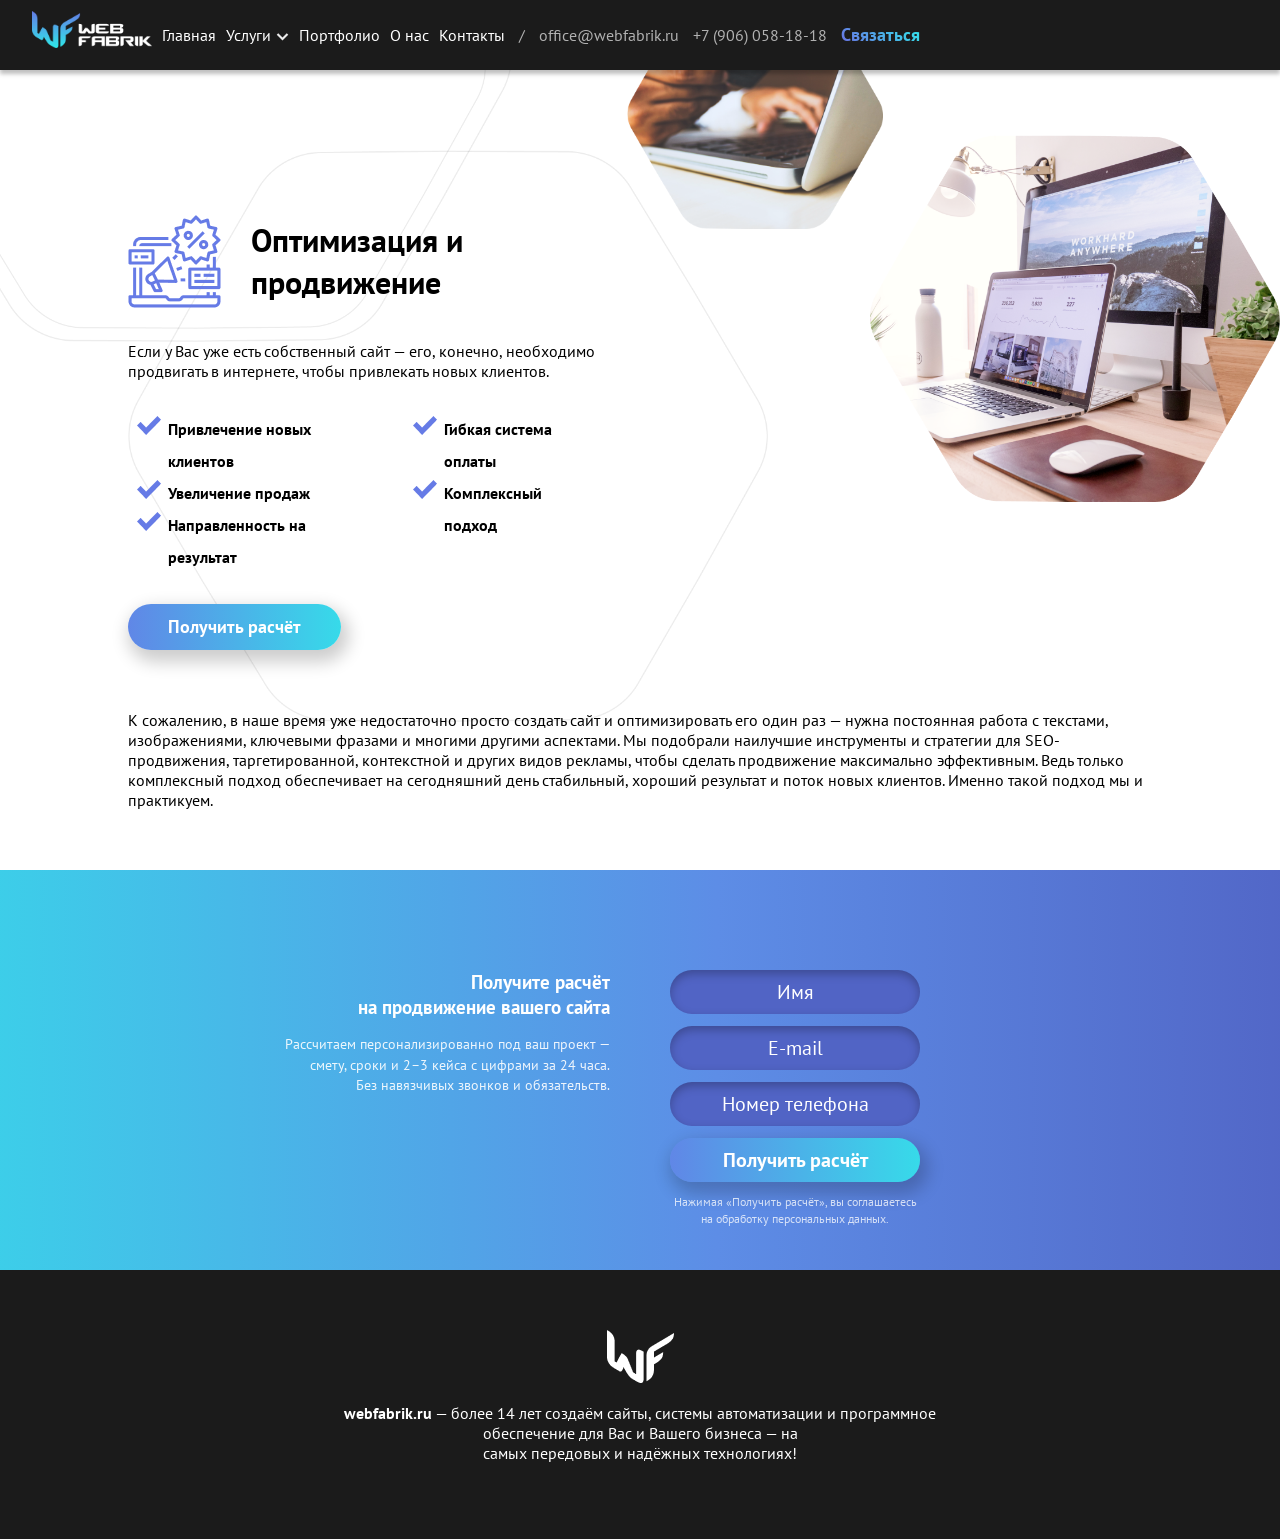
<file: seo.html>
<!DOCTYPE html>
<html lang="ru">
<head>
    <meta charset="utf-8">
    <meta name="viewport" content="width=device-width, initial-scale=1">
    <title>Webfabrik | Оптимизация и продвижение</title>

    <link rel="icon" type="image/x-icon" href="img/webfabrik_favicon.png">
    <link rel="stylesheet" type="text/css" href="css/style.css">

    <!-- Google Analytics 4 — замените G-XXXXXXXXXX на ваш Measurement ID -->
    <script async src="https://www.googletagmanager.com/gtag/js?id=G-XXXXXXXXXX"></script>
    <script>
        window.dataLayer = window.dataLayer || [];
        function gtag(){dataLayer.push(arguments);}
        gtag('js', new Date());
        gtag('config', 'G-XXXXXXXXXX');
    </script>
</head>
<body>
    <a href="#main" class="skip-link">Перейти к содержимому</a>

    <header>
        <div class="menu-wrapper">
            <button id="mobile-nav-trigger" type="button"
                    aria-label="Открыть меню" aria-expanded="false" aria-controls="main-menu">
                <span class="nav-line"></span>
                <span class="nav-line"></span>
                <span class="nav-line"></span>
            </button>

            <div class="logo">
                <a href="/webfabrik"><img src="img/logo.png" alt="Webfabrik"></a>
            </div>

            <nav class="menu" id="main-menu" aria-label="Главное меню">
                <ul>
                    <li><a href="/webfabrik">Главная</a></li>
                    <li>
                        <a href="services.html" class="arrow">Услуги</a>
                        <ul class="sub-menu">
                            <li><a href="landing.html">Лэндинг</a></li>
                            <li><a href="corporate.html">Корпоративный сайт</a></li>
                            <li><a href="online-shop.html">Интернет-магазин</a></li>
                            <li><a href="mobile-app.html">Мобильное приложение</a></li>
                            <li><a href="seo.html">Оптимизация и продвижение</a></li>
                            <li><a href="portal.html">Индивидуальный портал</a></li>
                            <li><a href="ai.html">Искусственный интеллект</a></li>
                        </ul>
                    </li>
                    <li><a href="portfolio.html">Портфолио</a></li>
                    <li><a href="about.html">О нас</a></li>
                    <li><a href="contacts.html">Контакты</a></li>
                </ul>
            </nav>

            <div class="contacts">
                <span>/</span>
                <span><a href="mailto:office@webfabrik.ru" class="email">office@webfabrik.ru</a></span>
                <span><a href="tel:+79060581818" class="tel">+7 (906) 058-18-18</a></span>
                <span><a href="contacts.html" class="contact-button">Связаться</a></span>
            </div>
        </div>
    </header>

    <main id="main">

        <section class="service-single">
            <div class="honeycomb1" aria-hidden="true"></div>
            <div class="honeycomb2" aria-hidden="true"></div>
            <div class="honeycomb3" aria-hidden="true"></div>

            <div class="service-info page-content">
                <div class="service-title">
                    <img src="img/optimisation.png" alt="Оптимизация и продвижение">
                    <h1>Оптимизация и продвижение</h1>
                </div>

                <p>Если у Вас уже есть собственный сайт — его, конечно, необходимо продвигать в интернете, чтобы привлекать новых клиентов.</p>

                <div class="advantages-wrapper">
                    <ul class="advantage-list">
                        <li>Привлечение новых клиентов</li>
                        <li>Увеличение продаж</li>
                        <li>Направленность на результат</li>
                    </ul>

                    <ul class="advantage-list">
                        <li>Гибкая система оплаты</li>
                        <li>Комплексный подход</li>
                    </ul>
                </div>

                <a href="#apply" class="order">Получить расчёт</a>
            </div>

            <div class="slides">
                <img src="img/slide4.png" class="slide4" alt="">
                <img src="img/slide5.png" class="slide5" alt="">
            </div>
        </section>

        <section class="service-text">
            <div class="page-content">
                <p>
                    К сожалению, в наше время уже недостаточно просто создать сайт и оптимизировать его один раз — нужна постоянная работа с текстами, изображениями, ключевыми фразами и многими другими аспектами.
                    Мы подобрали наилучшие инструменты и стратегии для SEO-продвижения, таргетированной, контекстной и других видов рекламы, чтобы сделать продвижение максимально эффективным.
                    Ведь только комплексный подход обеспечивает на сегодняшний день стабильный, хороший результат и поток новых клиентов.
                    Именно такой подход мы и практикуем.
                </p>
            </div>
        </section>

        <section class="apply" id="apply">
            <div class="page-content">
                <div class="apply-wrapper">
                    <div class="apply-desc">
                        <h2>Получите расчёт<br>на продвижение вашего сайта</h2>
                        <p>
                            Рассчитаем персонализированно под ваш проект —<br>
                            смету, сроки и 2–3 кейса с цифрами за 24 часа.<br>
                            Без навязчивых звонков и обязательств.
                        </p>
                    </div>

                    <!-- TODO: укажите реальный endpoint в action -->
                    <form class="apply-form" action="/send.php" method="post">
                        <label class="visually-hidden" for="field-name">Имя</label>
                        <input type="text" id="field-name" name="name"
                               placeholder="Имя" autocomplete="name" required><br>

                        <label class="visually-hidden" for="field-email">E-mail</label>
                        <input type="email" id="field-email" name="email"
                               placeholder="E-mail" autocomplete="email" required><br>

                        <label class="visually-hidden" for="field-phone">Номер телефона</label>
                        <input type="tel" id="field-phone" name="phone"
                               placeholder="Номер телефона" autocomplete="tel" required><br>

                        <input type="submit" value="Получить расчёт">
                        <p class="form-note">
                            Нажимая «Получить расчёт», вы соглашаетесь на обработку персональных данных.
                        </p>
                    </form>
                </div>
            </div>
        </section>

    </main>

    <footer>
        <div class="page-content">
            <img src="img/vector.png" alt="" loading="lazy">
            <p>
                <b>webfabrik.ru</b> — более 14 лет создаём сайты, системы автоматизации и программное<br>
                обеспечение для Вас и Вашего бизнеса — на<br>
                самых передовых и надёжных технологиях!
            </p>
        </div>
    </footer>

    <script src="js/main.js"></script>
</body>
</html>
</file>
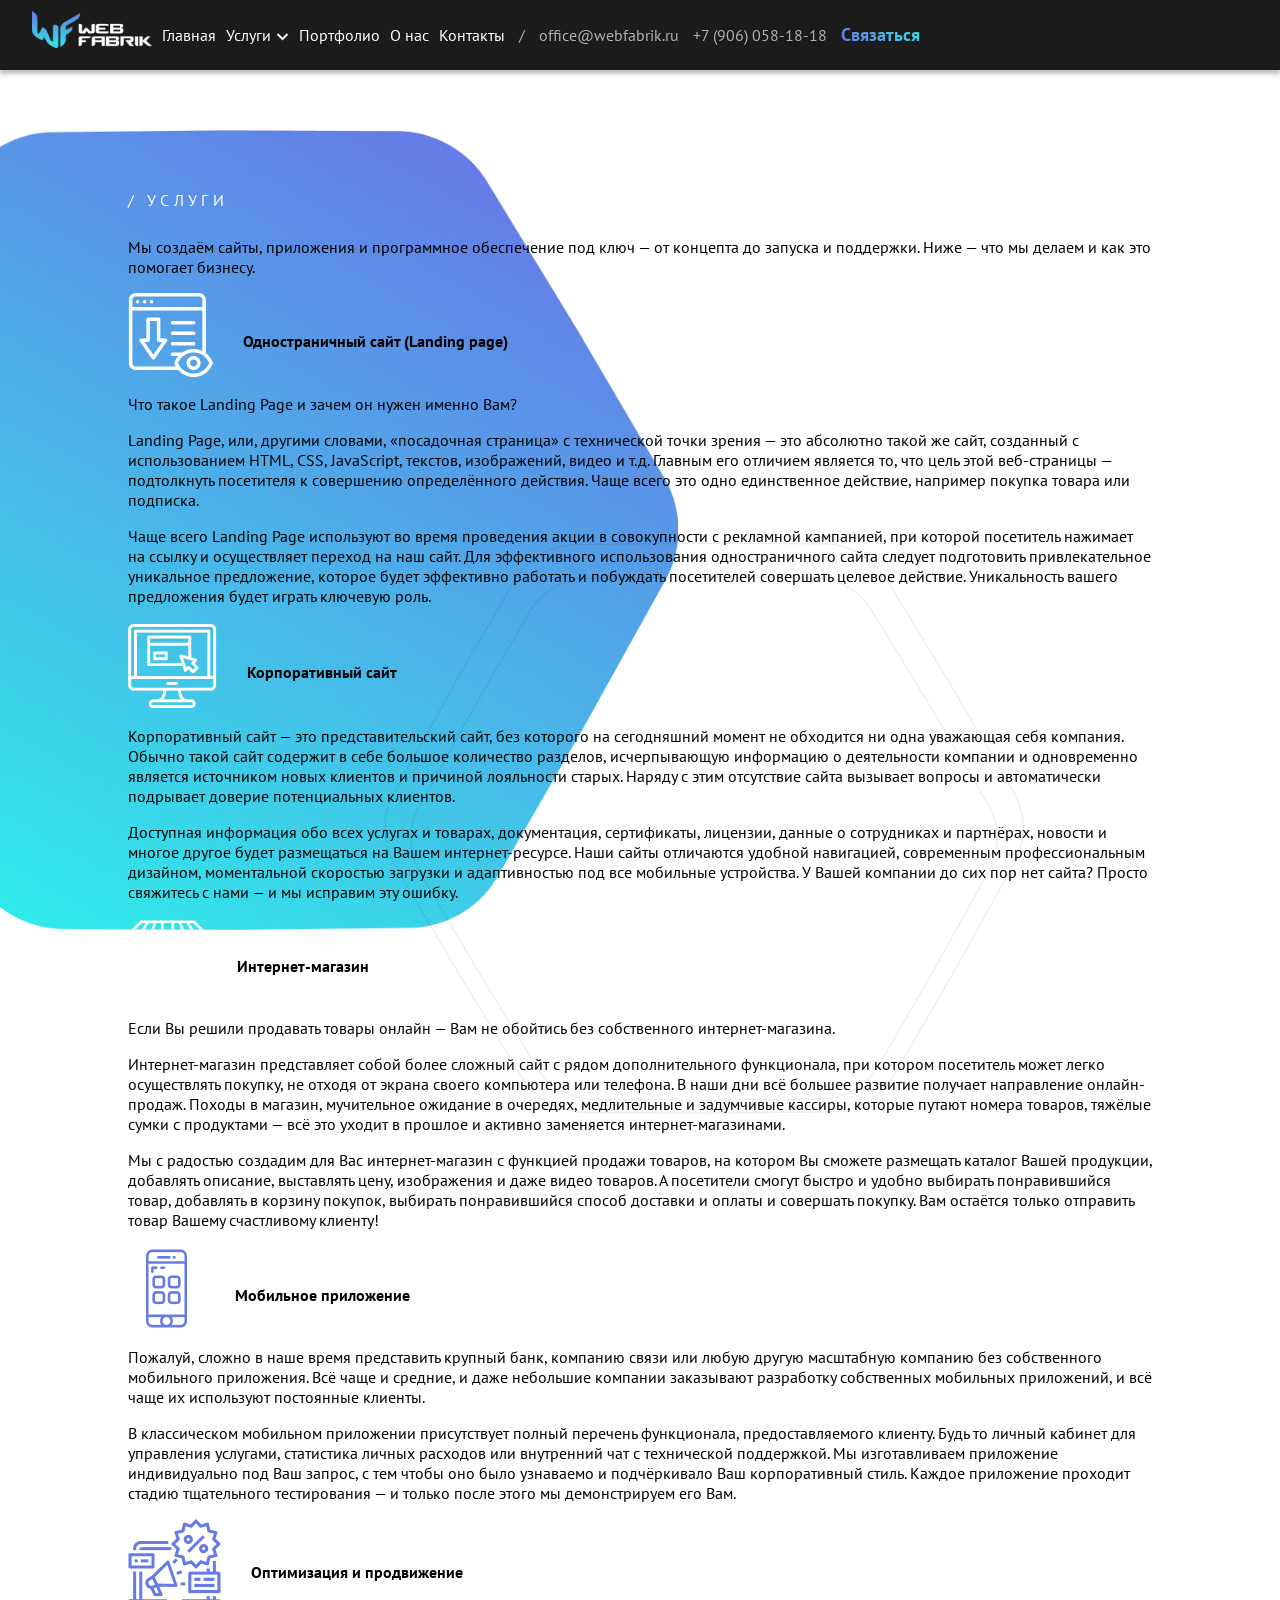
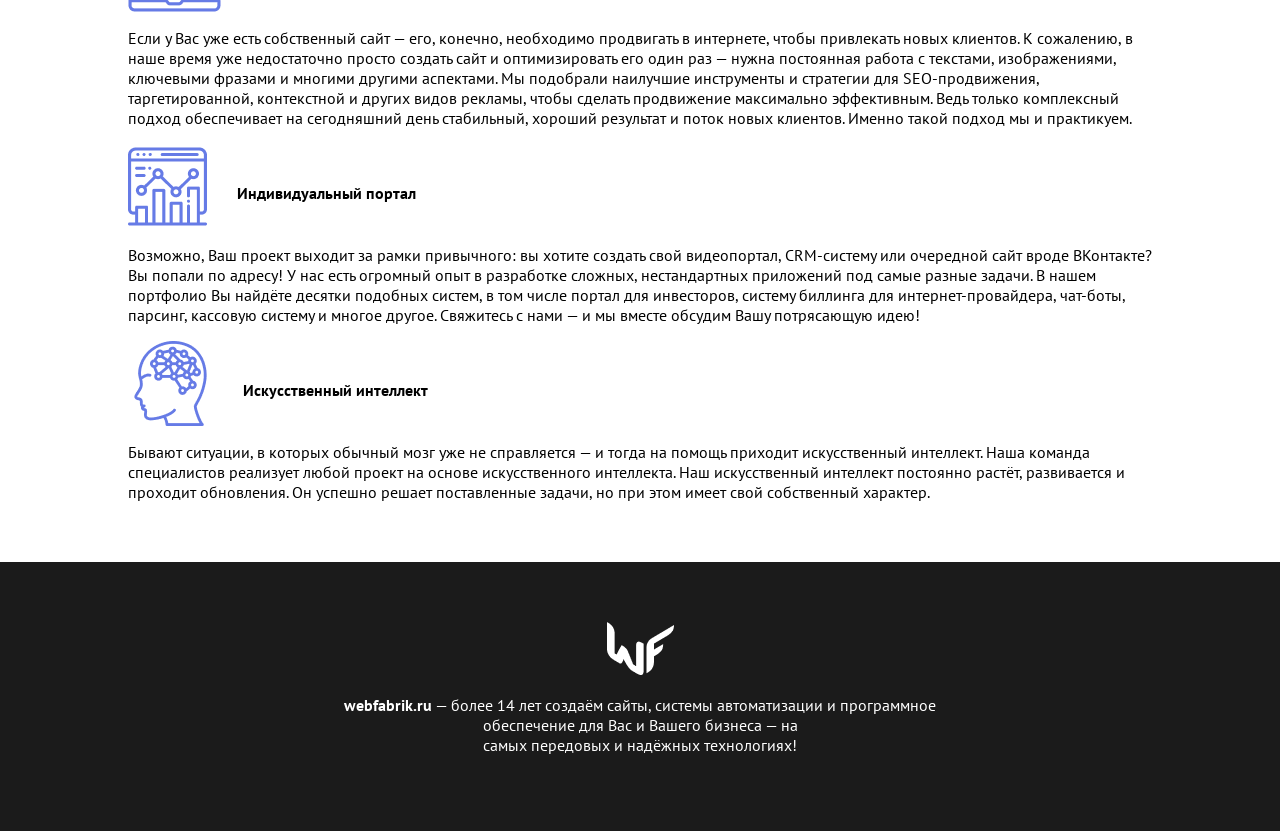
<file: services.html>
<!DOCTYPE html>
<html lang="ru">
<head>
    <meta charset="utf-8">
    <meta name="viewport" content="width=device-width, initial-scale=1">
    <title>Webfabrik | Услуги</title>

    <link rel="icon" type="image/x-icon" href="img/webfabrik_favicon.png">
    <link rel="stylesheet" type="text/css" href="css/style.css">

    <script async src="https://www.googletagmanager.com/gtag/js?id=G-XXXXXXXXXX"></script>
    <script>
        window.dataLayer = window.dataLayer || [];
        function gtag(){dataLayer.push(arguments);}
        gtag('js', new Date());
        gtag('config', 'G-XXXXXXXXXX');
    </script>
</head>
<body>
    <a href="#main" class="skip-link">Перейти к содержимому</a>

    <header>
        <div class="menu-wrapper">
            <button id="mobile-nav-trigger" type="button"
                    aria-label="Открыть меню" aria-expanded="false" aria-controls="main-menu">
                <span class="nav-line"></span>
                <span class="nav-line"></span>
                <span class="nav-line"></span>
            </button>

            <div class="logo">
                <a href="/webfabrik"><img src="img/logo.png" alt="Webfabrik"></a>
            </div>

            <nav class="menu" id="main-menu" aria-label="Главное меню">
                <ul>
                    <li><a href="/webfabrik">Главная</a></li>
                    <li>
                        <a href="services.html" class="arrow">Услуги</a>
                        <ul class="sub-menu">
                            <li><a href="landing.html">Лэндинг</a></li>
                            <li><a href="corporate.html">Корпоративный сайт</a></li>
                            <li><a href="online-shop.html">Интернет-магазин</a></li>
                            <li><a href="mobile-app.html">Мобильное приложение</a></li>
                            <li><a href="seo.html">Оптимизация и продвижение</a></li>
                            <li><a href="portal.html">Индивидуальный портал</a></li>
                            <li><a href="ai.html">Искусственный интеллект</a></li>
                        </ul>
                    </li>
                    <li><a href="portfolio.html">Портфолио</a></li>
                    <li><a href="about.html">О нас</a></li>
                    <li><a href="contacts.html">Контакты</a></li>
                </ul>
            </nav>

            <div class="contacts">
                <span>/</span>
                <span><a href="mailto:office@webfabrik.ru" class="email">office@webfabrik.ru</a></span>
                <span><a href="tel:+79060581818" class="tel">+7 (906) 058-18-18</a></span>
                <span><a href="contacts.html" class="contact-button">Связаться</a></span>
            </div>
        </div>
    </header>

    <main id="main">

        <section class="services">
            <div class="bg-star1" aria-hidden="true"></div>
            <div class="honeycomb4" aria-hidden="true"></div>
            <div class="honeycomb5" aria-hidden="true"></div>

            <div class="page-content mb-60">
                <h1 class="title white">/ Услуги</h1>

                <p>
                    Мы создаём сайты, приложения и программное обеспечение под ключ — от концепта до запуска
                    и поддержки. Ниже — что мы делаем и как это помогает бизнесу.
                </p>

                <!-- ЛЕНДИНГ -->
                <div class="service-title">
                    <img src="img/landingw.png" alt="">
                    <h2><a href="landing.html">Одностраничный сайт (Landing page)</a></h2>
                </div>

                <p>Что такое Landing Page и зачем он нужен именно Вам?</p>

                <p>
                    Landing Page, или, другими словами, «посадочная страница» с технической точки зрения — это абсолютно такой же сайт, созданный с использованием HTML, CSS, JavaScript, текстов, изображений, видео и т.д.
                    Главным его отличием является то, что цель этой веб-страницы — подтолкнуть посетителя к совершению определённого действия. Чаще всего это одно единственное действие, например покупка товара или подписка.
                </p>

                <p>
                    Чаще всего Landing Page используют во время проведения акции в совокупности с рекламной кампанией, при которой посетитель нажимает на ссылку и осуществляет переход на наш сайт.
                    Для эффективного использования одностраничного сайта следует подготовить привлекательное уникальное предложение, которое будет эффективно работать и побуждать посетителей совершать целевое действие.
                    Уникальность вашего предложения будет играть ключевую роль.
                </p>

                <!-- КОРПОРАТИВНЫЙ -->
                <div class="service-title">
                    <img src="img/corpw.png" alt="">
                    <h2><a href="corporate.html">Корпоративный сайт</a></h2>
                </div>

                <p>
                    Корпоративный сайт — это представительский сайт, без которого на сегодняшний момент не обходится ни одна уважающая себя компания.
                    Обычно такой сайт содержит в себе большое количество разделов, исчерпывающую информацию о деятельности компании и одновременно является источником новых клиентов и причиной лояльности старых.
                    Наряду с этим отсутствие сайта вызывает вопросы и автоматически подрывает доверие потенциальных клиентов.
                </p>

                <p>
                    Доступная информация обо всех услугах и товарах, документация, сертификаты, лицензии, данные о сотрудниках и партнёрах, новости и многое другое будет размещаться на Вашем интернет-ресурсе.
                    Наши сайты отличаются удобной навигацией, современным профессиональным дизайном, моментальной скоростью загрузки и адаптивностью под все мобильные устройства.
                    У Вашей компании до сих пор нет сайта? Просто свяжитесь с нами — и мы исправим эту ошибку.
                </p>

                <!-- ИНТЕРНЕТ-МАГАЗИН -->
                <div class="service-title">
                    <img src="img/eshopw.png" alt="">
                    <h2><a href="online-shop.html">Интернет-магазин</a></h2>
                </div>

                <p>
                    Если Вы решили продавать товары онлайн — Вам не обойтись без собственного интернет-магазина.
                </p>

                <p>
                    Интернет-магазин представляет собой более сложный сайт с рядом дополнительного функционала, при котором посетитель может легко осуществлять покупку, не отходя от экрана своего компьютера или телефона.
                    В наши дни всё большее развитие получает направление онлайн-продаж. Походы в магазин, мучительное ожидание в очередях, медлительные и задумчивые кассиры, которые путают номера товаров, тяжёлые сумки с продуктами — всё это уходит в прошлое и активно заменяется интернет-магазинами.
                </p>

                <p>
                    Мы с радостью создадим для Вас интернет-магазин с функцией продажи товаров, на котором Вы сможете размещать каталог Вашей продукции, добавлять описание, выставлять цену, изображения и даже видео товаров.
                    А посетители смогут быстро и удобно выбирать понравившийся товар, добавлять в корзину покупок, выбирать понравившийся способ доставки и оплаты и совершать покупку.
                    Вам остаётся только отправить товар Вашему счастливому клиенту!
                </p>

                <!-- МОБИЛЬНОЕ ПРИЛОЖЕНИЕ -->
                <div class="service-title">
                    <img src="img/phone.png" alt="">
                    <h2><a href="mobile-app.html">Мобильное приложение</a></h2>
                </div>

                <p>
                    Пожалуй, сложно в наше время представить крупный банк, компанию связи или любую другую масштабную компанию без собственного мобильного приложения.
                    Всё чаще и средние, и даже небольшие компании заказывают разработку собственных мобильных приложений, и всё чаще их используют постоянные клиенты.
                </p>

                <p>
                    В классическом мобильном приложении присутствует полный перечень функционала, предоставляемого клиенту.
                    Будь то личный кабинет для управления услугами, статистика личных расходов или внутренний чат с технической поддержкой.
                    Мы изготавливаем приложение индивидуально под Ваш запрос, с тем чтобы оно было узнаваемо и подчёркивало Ваш корпоративный стиль.
                    Каждое приложение проходит стадию тщательного тестирования — и только после этого мы демонстрируем его Вам.
                </p>

                <!-- SEO -->
                <div class="service-title">
                    <img src="img/optimisation.png" alt="">
                    <h2><a href="seo.html">Оптимизация и продвижение</a></h2>
                </div>

                <p>
                    Если у Вас уже есть собственный сайт — его, конечно, необходимо продвигать в интернете, чтобы привлекать новых клиентов.
                    К сожалению, в наше время уже недостаточно просто создать сайт и оптимизировать его один раз — нужна постоянная работа с текстами, изображениями, ключевыми фразами и многими другими аспектами.
                    Мы подобрали наилучшие инструменты и стратегии для SEO-продвижения, таргетированной, контекстной и других видов рекламы, чтобы сделать продвижение максимально эффективным.
                    Ведь только комплексный подход обеспечивает на сегодняшний день стабильный, хороший результат и поток новых клиентов.
                    Именно такой подход мы и практикуем.
                </p>

                <!-- ПОРТАЛ -->
                <div class="service-title">
                    <img src="img/indiv.png" alt="">
                    <h2><a href="portal.html">Индивидуальный портал</a></h2>
                </div>

                <p>
                    Возможно, Ваш проект выходит за рамки привычного: вы хотите создать свой видеопортал, CRM-систему или очередной сайт вроде ВКонтакте? Вы попали по адресу!
                    У нас есть огромный опыт в разработке сложных, нестандартных приложений под самые разные задачи.
                    В нашем портфолио Вы найдёте десятки подобных систем, в том числе портал для инвесторов, систему биллинга для интернет-провайдера, чат-боты, парсинг, кассовую систему и многое другое.
                    Свяжитесь с нами — и мы вместе обсудим Вашу потрясающую идею!
                </p>

                <!-- ИИ -->
                <div class="service-title">
                    <img src="img/ai.png" alt="">
                    <h2><a href="ai.html">Искусственный интеллект</a></h2>
                </div>

                <p>
                    Бывают ситуации, в которых обычный мозг уже не справляется — и тогда на помощь приходит искусственный интеллект.
                    Наша команда специалистов реализует любой проект на основе искусственного интеллекта.
                    Наш искусственный интеллект постоянно растёт, развивается и проходит обновления.
                    Он успешно решает поставленные задачи, но при этом имеет свой собственный характер.
                </p>

            </div>
        </section>

    </main>

    <footer>
        <div class="page-content">
            <img src="img/vector.png" alt="" loading="lazy">
            <p>
                <b>webfabrik.ru</b> — более 14 лет создаём сайты, системы автоматизации и программное<br>
                обеспечение для Вас и Вашего бизнеса — на<br>
                самых передовых и надёжных технологиях!
            </p>
        </div>
    </footer>

    <script src="js/main.js"></script>
</body>
</html>
</file>
<file: css/style.css>
@import url('https://fonts.googleapis.com/css2?family=PT+Sans:wght@400;700&display=swap');

/* ============================================================================
   1. BASE
   ========================================================================== */

html { scroll-behavior: smooth; }

html, body {
    margin: 0;
    padding: 0;
    font-family: 'PT Sans', sans-serif;
    font-style: normal;
    font-weight: normal;
    font-size: 24px;
    overflow-x: hidden;
}

/* ============================================================================
   2. UTILITIES
   ========================================================================== */

.flex { display: flex; }

.visually-hidden {
    position: absolute;
    width: 1px; height: 1px;
    padding: 0; margin: -1px;
    overflow: hidden;
    clip: rect(0 0 0 0);
    white-space: nowrap;
    border: 0;
}

.skip-link {
    position: absolute;
    top: -40px; left: 0;
    background: #1b1b1b;
    color: #fff;
    padding: 8px 16px;
    z-index: 9999;
    text-decoration: none;
    transition: top .2s;
}
.skip-link:focus { top: 0; }

.mb-60 { margin-bottom: 60px !important; }

/* ============================================================================
   3. SECTION TITLES
   ========================================================================== */

.title {
    font-size: 0.83em;
    font-weight: normal;
    letter-spacing: 0.275em;
    text-transform: uppercase;
    margin: 1.67em 0;
}

.black { color: black; }
.white { color: white; }

.page-content {
    display: block;
    height: auto;
    width: 80%;
    margin: auto;
    position: relative;
    z-index: 10;
}

/* ============================================================================
   4. HEADER
   ========================================================================== */

header {
    display: block;
    color: white;
    width: 100%;
    line-height: normal;
    background: #1b1b1b;
    box-shadow: 0 4px 4px rgba(0, 0, 0, 0.25);
    position: relative;
    z-index: 100;
}

.menu-wrapper {
    margin: auto;
    width: 90%;
    position: relative;
    z-index: 10;
}

.logo { position: absolute; top: 8px; }
.logo img { width: 180px; }

#mobile-nav-trigger {
    display: none;
    border: none;
    background: none;
    padding: 0;
    cursor: pointer;
}

/* ============================================================================
   5. NAV
   ========================================================================== */

nav.menu {
    display: inline-block;
    padding: 25px 0;
    margin-left: 220px;
}

nav.menu ul {
    display: flex;
    flex-wrap: wrap;
    margin: 0; padding: 0;
    white-space: nowrap;
}

nav.menu ul li { list-style-type: none; }

nav.menu ul li a,
.contacts span { padding: 25px 40px; }

nav.menu ul li a { color: white; text-decoration: none; }
nav.menu ul li a:hover { color: #b1b1b1; transition: .2s; }

.arrow::after {
    content: url('../img/arrow.png');
    margin-left: 5px;
}

.arrow:hover::after { transition: .2s; opacity: .7; }

ul.sub-menu {
    display: flex;
    position: absolute;
    flex-direction: column;
    background-color: #343434;
    margin-top: 25px !important;
    border-radius: 0 0 6px 6px;
    visibility: hidden;
    z-index: 20;
}

ul.sub-menu a {
    padding: 13px 20px !important;
    margin: 0;
    height: 20px;
    line-height: 20px;
    display: block;
}

ul.sub-menu li { padding: 1px; margin: 1px; }

ul.sub-menu li:hover {
    background-color: #1a1a1a;
    transition: 0.3s ease;
}

nav.menu li:hover > ul.sub-menu { visibility: visible; }

.contacts { display: inline-block; color: #b1b1b1; }

.contacts .email,
.contacts .tel {
    text-decoration: none;
    color: #b1b1b1;
}

.contacts .email:hover,
.contacts .tel:hover { color: white; }

.contacts .contact-button {
    font-weight: bold;
    font-size: 28px;
    text-decoration: none;
    background: linear-gradient(45deg, #667BE6 10%, #2FEAEA);
    -webkit-background-clip: text;
    -webkit-text-fill-color: transparent;
}

.contacts .contact-button:hover {
    background: linear-gradient(45deg, #2FEAEA 10%, #667BE6);
    -webkit-background-clip: text;
    -webkit-text-fill-color: transparent;
}

/* ============================================================================
   6. SLIDER
   ========================================================================== */

section.slider {
    display: block;
    height: 600px;
    position: relative;
    z-index: 9;
}

.slider-info {
    display: block;
    height: auto;
    margin: 5% auto auto 5%;
    width: 45%;
    float: left;
    position: relative;
    z-index: 10;
}

.slider-texts { display: grid; }

.slider-text-block {
    grid-area: 1 / 1;
    opacity: 0;
    pointer-events: none;
    transition: opacity .3s;
}

.slider-text-block.is-active {
    opacity: 1;
    pointer-events: auto;
}

.slider-title { font-size: 2em; margin: 0.67em 0; }

.order {
    border: none;
    display: inline-block;
    font-family: 'PT Sans', sans-serif;
    font-style: normal;
    font-weight: bold;
    font-size: 18px;
    line-height: 22px;
    color: #FFFFFF;
    padding: 12px 40px;
    background: linear-gradient(90deg, #667BE6 -14.15%, #2FEAEA 119.06%);
    box-shadow: 4px 8px 17px 4px rgba(0, 0, 0, 0.2);
    border-radius: 46px;
    outline: none;
    margin-top: 15px;
    cursor: pointer;
    text-decoration: none;
}
.order:hover {
    background: linear-gradient(90deg, #8892C9 -14.15%, #50B0B0 119.06%);
}
.order:active {
    background: linear-gradient(90deg, #6E7288 -14.15%, #7AA0A0 119.06%);
}

.slides {
    display: block;
    height: auto;
    width: auto;
    float: right;
}

.slide1,
.slide2,
.slide3 {
    position: absolute;
    transition: right 1s, top 1.5s, width 1.5s;
}

.slide1.is-big,
.slide2.is-big,
.slide3.is-big {
    right: -13%;
    top: 14%;
    width: 35%;
}

.slide1.is-medium,
.slide2.is-medium,
.slide3.is-medium {
    right: 25%;
    top: 43%;
    width: 24%;
}

.slide1.is-small,
.slide2.is-small,
.slide3.is-small {
    right: 35%;
    top: -5%;
    width: 15%;
}

.slide1 { right: -13%; top: 14%; width: 35%; }
.slide2 { right: 25%;  top: 43%; width: 24%; }
.slide3 { right: 35%;  top: -5%; width: 15%; }

.slide4 {
    position: absolute;
    top: 0;
    width: 20%;
    right: 31%;
}
.slide5 {
    position: absolute;
    top: 15%;
    width: 32%;
    right: 0;
}

.dot {
    display: inline-block;
    margin: 0 5px;
    width: 10px;
    height: 10px;
    border-radius: 10px;
    background: #2f2f2f;
    opacity: 0.3;
    transition: opacity .3s;
    border: none;
    padding: 0;
    cursor: pointer;
}

.dot:focus-visible {
    outline: 2px solid #667BE6;
    outline-offset: 3px;
}

/* ============================================================================
   7. DECOR
   ========================================================================== */

div[class^="honeycomb"] {
    position: absolute;
    background: url('../img/honeycomb.png') 100% 0 no-repeat;
    background-size: contain;
}

.honeycomb1 { width: 50%; min-height: 1200px; top: 150px;  left: 10%; }
.honeycomb2 { width: 50%; min-height: 1200px; top: -230px; left: -10%; }
.honeycomb3 { width: 46%; min-height: 1100px; top: -196px; left: -8%; }

.bg-star1 {
    width: 70%;
    min-height: 1200px;
    position: absolute;
    top: -60px;
    left: -17%;
    background: url('../img/background_star.png') 100% 0 no-repeat;
    background-size: contain;
    z-index: -999;
}

.honeycomb4 { width: 50%; min-height: 1200px; top: 352px; right: 20%; }
.honeycomb5 { width: 46%; min-height: 1200px; top: 386px; right: 22%; }

/* ============================================================================
   8. SERVICES
   ========================================================================== */

.services {
    margin: 120px auto auto;
    position: relative;
}

.services-wrapper {
    display: flex;
    width: 100%;
    flex-wrap: wrap;
    justify-content: space-between;
    margin: 60px auto auto;
}

.service-big,
.service-small {
    text-align: center;
    box-shadow: 4px 8px 17px 4px rgb(0 0 0 / 20%);
    border-radius: 12px;
    background-color: white;
    background-position: 50% 35%;
    background-repeat: no-repeat;
    cursor: pointer;
    transition: .2s;
}

a.service-big,
a.service-small {
    display: block;
    text-decoration: none;
    color: inherit;
}

.service-big   { width: 32%; }
.service-small { width: 23.5%; margin-top: 2%; }

.service-big:hover,
.service-small:hover {
    background-color: #667BE6;
    color: white;
}

.service-big h3   { margin: 160px 0 60px; }
.service-small h3 { margin: 160px 0 40px; }

.landing {
    background-image: url('../img/landing.png'), url('../img/landingw.png');
}
.landing:hover { background-image: url('../img/landingw.png'); }

.corporate {
    background-image: url('../img/corp.png'), url('../img/corpw.png');
}
.corporate:hover { background-image: url('../img/corpw.png'); }

.online-shop {
    background-image: url('../img/eshop.png'), url('../img/eshopw.png');
}
.online-shop:hover { background-image: url('../img/eshopw.png'); }

.mobile-app {
    background-image: url('../img/phone.png'), url('../img/phonew.png');
}
.mobile-app:hover { background-image: url('../img/phonew.png'); }

.seo {
    background-image: url('../img/optimisation.png'), url('../img/optimisationw.png');
}
.seo:hover { background-image: url('../img/optimisationw.png'); }

.portal {
    background-image: url('../img/indiv.png'), url('../img/indivw.png');
}
.portal:hover { background-image: url('../img/indivw.png'); }

.ai {
    background-image: url('../img/ai.png'), url('../img/aiw.png');
}
.ai:hover { background-image: url('../img/aiw.png'); }

/* ============================================================================
   9. PORTFOLIO
   ========================================================================== */

section.portfolio {
    display: block;
    width: auto;
    max-width: 100%;
    height: auto;
    margin: 75px auto 0;
    position: relative;
}

.bg-star2 {
    width: 30%;
    min-height: 1200px;
    position: absolute;
    top: 565px;
    right: 10%;
    background: url('../img/background_star.png') 100% 0 no-repeat;
    background-size: contain;
    z-index: -999;
}

.honeycomb6  { width: 35%; min-height: 1200px; top: 1056px; left: 9%; }
.honeycomb7  { width: 27%; min-height: 1200px; top: 1125px; left: 24%; }
.honeycomb8  { width: 35%; min-height: 1200px; top: 1428px; right: 15%; }
.honeycomb9  { width: 13%; min-height: 1169px; top: 1660px; left: 5%; }
.honeycomb10 { width: 25%; min-height: 1169px; top: 1859px; left: 30%; }

.portfolio-item {
    display: flex;
    height: 450px;
    width: auto;
    max-width: 100%;
}

.portfolio-item:not(:nth-child(2)) { margin: 120px auto; }

.portfolio-image {
    width: 65%;
    background-size: 90%;
    background-repeat: no-repeat;
    background-position: 50%;
}

.portfolio-image.preysalexander    { background-image: url('../img/preysalexander.png'); }
.portfolio-image.blumen-land       { background-image: url('../img/blumen-land.png'); }
.portfolio-image.deskaisersmedizin { background-image: url('../img/deskaisersmedizin.png'); background-size: contain; }
.portfolio-image.rubberik          { background-image: url('../img/rubberik.png'); }
.portfolio-image.agropalitra       { background-image: url('../img/agropalitra.png'); background-size: contain; }

.portfolio-desc {
    width: 35%;
    color: #2F2F2F;
}

.portfolio-desc h3 {
    font-size: 1.5em;
    margin: 15px 0;
}

.portfolio-desc h4 {
    font-size: 1.17em;
    margin: 7px 0;
}

.portfolio-desc p { margin: 7px 0; }

.portfolio-desc .small-block {
    width: 50%;
    float: left;
    margin: 30px 0;
}

.active-star {
    float: left;
    width: 20px; height: 20px;
    background: url('../img/active_star.png') 100% no-repeat;
}
.inactive-star {
    float: left;
    width: 20px; height: 20px;
    background: url('../img/inactive_star.png') 100% no-repeat;
}

/* ============================================================================
   10. REVIEWS
   ========================================================================== */

section.reviews {
    display: block;
    height: 310px;
    width: 90%;
    max-width: 100%;
    margin: auto;
}

.review-wrapper {
    display: flex;
    flex-direction: row;
    justify-content: space-between;
    margin-top: 45px;
}

.review {
    display: block;
    height: 276px;
    width: 32%;
    box-shadow: 4px 8px 17px 4px rgba(0, 0, 0, 0.2);
    border-radius: 12px;
    background-color: #ffffff;
    border-top: solid 20px #44bee8;
    background-repeat: no-repeat;
    background-position: right;
    background-size: 35%;
    padding: 0 30px;
    box-sizing: border-box;
    font-size: 18px;
    position: relative;
    z-index: 10;
}

.review:first-child  { background-image: url('../img/review-background1.png'); }
.review:nth-child(2) { background-image: url('../img/review-background2.png'); }
.review:last-child   { background-image: url('../img/review-background3.png'); }

.review > p { margin-top: 30px; }

.review div { position: absolute; bottom: 0; }

.review div p:first-child { font-weight: bold; margin: 0; }
.review div p:last-child  { font-weight: bold; margin-top: 0; margin-bottom: 30px; }

/* ============================================================================
   11. APPLY
   ========================================================================== */

section.apply {
    min-height: 400px;
    background: linear-gradient(-90deg, #5164C5 -3.82%, #5D8DE6 43.97%, #3CCFE9 101.22%);
}

.relative { position: relative; }

.honeycomb11 { width: 40%; min-height: 1169px; top: -125px; right: 17%; }
.honeycomb12 { width: 24%; min-height: 1169px; top: 5px;    right: 25%; }

.apply-wrapper {
    display: flex;
    position: relative;
}

.apply-desc,
.apply-form {
    width: 50%;
    padding: 100px 30px 40px;
    box-sizing: border-box;
}

.apply-desc {
    color: white;
    text-align: right;
}

.apply-desc h2 {
    font-size: 1.17em;
    margin: 0 0 0.75em;
    line-height: 1.35;
}

.apply-desc p {
    margin: 0;
    font-size: 0.85em;
    line-height: 1.5;
    opacity: 0.9;
}

.apply-form input:not([type="submit"]) {
    width: 250px;
    max-width: 100%;
    height: 44px;
    background: #5164C5;
    box-shadow: inset 0 4px 10px rgba(0, 0, 0, 0.25);
    border-radius: 40px;
    border: none;
    text-align: center;
    outline: none;
    margin-bottom: 12px;
    color: #ffffff;
    box-sizing: border-box;
}

.apply-form input:not([type="submit"])::placeholder { color: #ffffff; }

.apply-form input {
    font-family: 'PT Sans', sans-serif;
    font-style: normal;
    font-size: 20px;
}

.apply-form input[type="submit"] {
    width: 250px;
    max-width: 100%;
    height: 44px;
    font-weight: bold;
    background: linear-gradient(90deg, #667BE6 -14.15%, #2FEAEA 119.06%);
    box-shadow: 4px 8px 17px 4px rgba(0, 0, 0, 0.2);
    border-radius: 40px;
    border: none;
    outline: none;
    color: #ffffff;
    cursor: pointer;
    box-sizing: border-box;
}

.apply-form input[type="submit"]:hover {
    background: linear-gradient(90deg, #8892C9 -14.15%, #50B0B0 119.06%);
}
.apply-form input[type="submit"]:active {
    background: linear-gradient(90deg, #6E7288 -14.15%, #7AA0A0 119.06%);
}

.apply-form .form-note {
    width: 250px;
    max-width: 100%;
    margin: 12px 0 0;
    font-size: 12px;
    line-height: 1.4;
    color: rgba(255, 255, 255, 0.75);
    text-align: center;
    box-sizing: border-box;
}

/* ============================================================================
   12. DEV
   ========================================================================== */

section.dev {
    width: 100%;
    background-color: #2B2B2B;
    background-image: url('../img/arch.png');
    background-repeat: no-repeat;
    background-position: 70% 15%;
    position: relative;
}

.dev .page-content,
.about .page-content,
.team .page-content { padding: 60px 0; }

.apps-desc {
    color: white;
    text-align: center;
    margin-top: 60px;
}

.apps-desc h2 {
    font-size: 2em;
    margin: 0.67em 0;
}

.apps-wrapper {
    padding: 30px 0;
    width: 45%;
    margin: auto;
    display: flex;
    flex-wrap: wrap;
    justify-content: space-evenly;
    text-align: center;
}

.app {
    padding: 30px;
    background: #1B1B1B;
    box-shadow: 0 4px 17px rgb(68 190 232 / 60%);
    box-sizing: border-box;
    border-radius: 11px;
    width: 45%;
    display: flex;
    align-items: center;
    justify-content: center;
    font-weight: bold;
    margin: 10px 0;
    color: white;
    text-decoration: none;
}

.apps-wrapper .order { margin-top: 45px; }

.apps-footer {
    color: white;
    display: flex;
    justify-content: space-evenly;
    margin-top: 100px;
}
.apps-footer > div { width: 40%; }

.honeycomb13 { width: 32%; min-height: 1169px; top: 682px; left: 0; }
.honeycomb14 { width: 30%; min-height: 1169px; top: 765px; left: 137px; }

/* ============================================================================
   13. ABOUT
   ========================================================================== */

section.about {
    background: linear-gradient(90deg, #667BE6 -14.15%, #2FEAEA 162.12%);
}

.advantages {
    display: flex;
    flex-wrap: wrap;
    justify-content: center;
    background: url('../img/aboutback.png') 50% 50% no-repeat;
}

.advantage {
    text-align: center;
    color: white;
    margin: 40px 60px;
}

.advantage p:nth-child(2) {
    font-size: 65px;
    font-weight: bold;
    margin: 0;
}

.about-text { color: white; text-align: center; }

/* ============================================================================
   14. TEAM
   ========================================================================== */

section.team {
    background: linear-gradient(90deg, #667BE6 -14.15%, #2FEAEA 162.12%);
    position: relative;
}

.honeycomb15 { width: 50%; min-height: 1169px; top: -170px; right: -17%; z-index: 0 !important; }
.honeycomb16 { width: 42%; min-height: 1169px; top: -105px; right: -13%; z-index: 0 !important; }
.honeycomb17 { width: 45%; min-height: 750px;  top: 455px;  left: -12%;  z-index: 0 !important; }

.team-members {
    display: flex;
    flex-direction: column;
    align-items: center;
    margin-top: 60px;
}

.team-member { color: white; width: 40%; }
.team-member:nth-child(even) { margin-left: 165px; }
.team-member img { float: left; margin-right: 45px; }

.team-member h3 { font-size: 1em; }

/* ============================================================================
   15. FOOTER
   ========================================================================== */

footer {
    background-color: #1B1B1B;
    color: white;
    padding: 60px;
    text-align: center;
}

/* ============================================================================
   16. SERVICE SINGLE
   ========================================================================== */

.service-info {
    margin: 10% auto 60px 10%;
    width: 40%;
}

.service-title {
    display: flex;
    align-items: center;
}

.service-title img { margin-right: 30px; }

.service-title h1,
.service-title h2 {
    font-size: 2em;
    margin: 0.67em 0;
}

.service-title h2 a {
    color: inherit;
    text-decoration: none;
    transition: color .2s;
}

.service-title h2 a:hover {
    color: #667BE6;
}

.advantages-wrapper {
    display: flex;
    justify-content: flex-start;
}

.advantage-list {
    list-style-image: url('../img/galo4ka.png');
    font-weight: bold;
    line-height: 2;
    margin-right: 60px;
}

.service-text { margin-bottom: 60px; }

.service-single.flex .service-info {
    margin: 10% auto 60px 5%;
    width: 32%;
}

/* ============================================================================
   17. TECHNOLOGIES — 3D tag cloud
   ========================================================================== */

.technologies {
    position: relative;
    width: 60%;
    padding: 10px;
    margin-top: 40px;
    box-sizing: border-box;
}

.technologies-cloud-wrap {
    position: relative;
    width: 100%;
    padding-top: 60%;
    max-width: 1000px;
    margin: 0 auto;
    perspective: 1500px;
    perspective-origin: 50% 50%;
}

.technologies-scene {
    position: absolute;
    inset: 0;
    cursor: grab;
    touch-action: none;
    user-select: none;
    -webkit-user-select: none;
}

.technologies-scene.dragging { cursor: grabbing; }

.tech-item {
    position: absolute;
    left: 50%;
    top: 50%;
    will-change: transform;
}

.tech-item img {
    display: block;
    width: 100%;
    height: 100%;
    object-fit: contain;
    -webkit-user-drag: none;
    pointer-events: none;
    filter: drop-shadow(0 4px 10px rgba(0, 0, 0, 0.25));
}

.technologies-caption {
    position: relative;
    margin: 24px 0 0;
    font-weight: bold;
    font-size: 0.9em;
    color: #2F2F2F;
    letter-spacing: 0.02em;
    text-align: center;
}

.technologies-hint {
    display: block;
    margin-top: 6px;
    font-size: 0.75em;
    font-weight: normal;
    color: #8a8a8a;
    letter-spacing: 0;
}

@media (prefers-reduced-motion: reduce) {
    .technologies-scene { cursor: default; }
}

/* ============================================================================
   18. ADAPTIVE
   ========================================================================== */

@media screen and (max-width: 2560px) {
    html, body { font-size: 22px; }
    .contacts .contact-button { font-size: 26px; }
    nav.menu ul li a,
    .contacts span { padding: 25px 30px; }
    nav.menu { margin-left: 210px; }
}

@media screen and (max-width: 2050px) {
    html, body { font-size: 20px; }
    .contacts .contact-button { font-size: 24px; }
    .logo img { width: 150px; }
    nav.menu { margin-left: 170px; }
    nav.menu ul li a,
    .contacts span { padding: 25px 20px; }
    .menu-wrapper { width: 90%; }
}

@media screen and (max-width: 1700px) {
    html, body, p, h1, h2, h3, h4, h5, a, button, input, .title {
        font-size: 18px;
    }
    .contacts .contact-button { font-size: 22px; }
    nav.menu ul li a,
    .contacts span { padding: 25px 20px; }
    nav.menu { margin-left: 165px; }
    .menu-wrapper { width: 95%; }
}

@media screen and (max-width: 1440px) {
    nav.menu ul li a,
    .contacts span { padding: 25px 10px; }
    nav.menu  { width: auto; }
    .contacts { width: auto; margin: auto; }
}

@media screen and (max-width: 1300px) {
    html, body, p, h1, h2, h3, h4, h5, a, button, input, .title {
        font-size: 16px;
    }
    .logo { top: 11px; }
    .logo img { width: 120px; }
    .contacts .contact-button { font-size: 18px; }
    nav.menu { margin-left: 125px; }
    nav.menu ul li a,
    .contacts span { padding: 25px 5px; }

    .service-title h1 {
        font-size: 2em;
    }
}

/* ---------------------------------------------------------------------------
   Планшет / мобильное меню
   ------------------------------------------------------------------------- */

@media screen and (max-width: 1024px) {

    /* FIX (планшет): service-single.flex — текст больше не сжимается в 32% */
    section.service-single.flex {
        flex-direction: column;
        align-items: center;
    }

    section.service-single.flex .service-info {
        float: none;
        width: 80%;
        margin: 40px auto 24px;
    }

    section.service-single.flex .technologies {
        width: 90%;
        margin-top: 24px;
    }

    .logo {
        top: 16px;
        margin-left: auto;
        margin-right: auto;
        left: 0;
        right: 0;
        text-align: center;
    }

    #mobile-nav-trigger {
        -webkit-appearance: none;
        -moz-appearance: none;
        appearance: none;
        display: block;
        background: transparent;
        background-color: transparent;
        border: 0;
        outline: none;
        padding: 30px;
        position: relative;
        z-index: 999;
        cursor: pointer;
        color: transparent;
        font-size: 0;
        line-height: 0;
    }

    #mobile-nav-trigger .nav-line {
        display: block;
        width: 30px;
        height: 2px;
        background: #ffffff;
        background-color: #ffffff;
        border: 0;
        padding: 0;
        margin: 0 0 7px 0;
        transition: transform .2s, opacity .2s;
    }

    #mobile-nav-trigger .nav-line:nth-child(1),
    #mobile-nav-trigger .nav-line:nth-child(2) {
        transform-origin: left top;
    }

    #mobile-nav-trigger .nav-line:last-child {
        margin-bottom: 0;
    }

    .menu-wrapper._active #mobile-nav-trigger .nav-line:nth-child(1) {
        transform: translate(3px, 0px) rotate(45deg);
    }
    .menu-wrapper._active #mobile-nav-trigger .nav-line:nth-child(2) {
        transform: scale(0);
    }
    .menu-wrapper._active #mobile-nav-trigger .nav-line:nth-child(3) {
        transform: translate(-3px, -8px) rotate(-45deg);
    }

    nav.menu,
    .contacts {
        display: none;
        margin-left: 60px;
        padding: 0;
    }

    .contacts { padding-bottom: 10px; }

    nav.menu > ul,
    .contacts > span {
        display: block;
        white-space: normal;
    }

    nav.menu > ul > li,
    .contacts > span {
        padding: 0;
    }

    nav.menu > ul > li > a,
    .contacts > span > a,
    .contacts > span {
        display: block;
        padding: 10px 0;
        line-height: 1.3;
    }

    nav.menu ul li a,
    .contacts span,
    .contacts span a,
    .contacts .contact-button { font-size: 26px; }

    .menu-wrapper._active nav.menu,
    .menu-wrapper._active .contacts { display: block; }

    nav.menu > ul > li > a.arrow {
        display: flex;
        align-items: center;
        gap: 12px;
        padding: 10px 0;
    }

    nav.menu > ul > li > a.arrow::after {
        content: '';
        display: inline-block;
        width: 22px;
        height: 22px;
        margin-left: 0;
        background-image: url("data:image/svg+xml;utf8,<svg xmlns='http://www.w3.org/2000/svg' viewBox='0 0 22 22'><polyline points='4,8 11,15 18,8' fill='none' stroke='white' stroke-width='2.5' stroke-linecap='round' stroke-linejoin='round'/></svg>");
        background-repeat: no-repeat;
        background-size: contain;
        background-position: center;
        transform: rotate(0deg);
        transform-origin: 50% 50%;
        transition: transform .3s ease;
        flex-shrink: 0;
    }

    nav.menu > ul > li._sub-open > a.arrow::after {
        transform: rotate(180deg);
    }

    nav.menu li > ul.sub-menu {
        display: block;
        position: static;
        visibility: visible;
        flex-direction: column;
        margin: 0 !important;
        padding: 0;
        background: transparent;
        border-radius: 0;
        white-space: normal;
        max-height: 0;
        overflow: hidden;
        transition: max-height .35s ease, padding .35s ease;
    }

    nav.menu li._sub-open > ul.sub-menu {
        max-height: 800px;
        padding: 4px 0 8px;
    }

    nav.menu ul.sub-menu li {
        padding: 0;
        margin: 0;
    }

    nav.menu ul.sub-menu li:hover {
        background: transparent;
    }

    nav.menu ul.sub-menu a {
        display: block;
        height: auto !important;
        line-height: 1.4 !important;
        padding: 8px 20px 8px 40px !important;
        font-size: 22px;
        position: relative;
        white-space: normal;
        transition: color .2s;
    }

    nav.menu ul.sub-menu a::before {
        content: '';
        position: absolute;
        left: 18px;
        top: 50%;
        width: 10px;
        height: 1.5px;
        background: rgba(255, 255, 255, 0.4);
        transform: translateY(-50%);
        transition: background .2s;
    }

    nav.menu ul.sub-menu a:hover {
        color: #667BE6;
    }

    nav.menu ul.sub-menu a:hover::before {
        background: #667BE6;
    }

    section.slider {
        height: auto;
        display: flex;
        flex-direction: column-reverse;
        padding: 40px 0 60px;
    }

    section.slider .slides {
        position: relative;
        float: none;
        width: 100%;
        margin: 0 0 30px;
        height: 420px;
        padding: 0;
    }

    section.slider .slider-info {
        float: none;
        width: 90%;
        margin: 0 auto;
        text-align: center;
    }

    section.slider .slider-title br,
    section.slider .slider-text br {
        display: none;
    }

    section.slider .slider-title {
        font-size: 1.6em;
        margin: 0 0 16px;
    }

    section.slider .slider-text {
        font-size: 1em;
        line-height: 1.5;
    }

    section.slider .slide1,
    section.slider .slide2,
    section.slider .slide3 {
        max-height: 100%;
        object-fit: contain;
    }

    section.slider .slide1.is-big,
    section.slider .slide2.is-big,
    section.slider .slide3.is-big {
        right: 4%;
        top: 10%;
        width: 38%;
        max-height: 62%;
    }

    section.slider .slide1.is-medium,
    section.slider .slide2.is-medium,
    section.slider .slide3.is-medium {
        right: 45%;
        top: 38%;
        width: 26%;
        max-height: 55%;
    }

    section.slider .slide1.is-small,
    section.slider .slide2.is-small,
    section.slider .slide3.is-small {
        right: 73%;
        top: 3%;
        width: 18%;
        max-height: 42%;
    }

    section.slider .slide1 { right: 4%;  top: 10%; width: 38%; max-height: 62%; }
    section.slider .slide2 { right: 45%; top: 38%; width: 26%; max-height: 55%; }
    section.slider .slide3 { right: 73%; top: 3%;  width: 18%; max-height: 42%; }
}

/* ---------------------------------------------------------------------------
   Мобилка
   ------------------------------------------------------------------------- */

@media screen and (max-width: 768px) {

    /* ---------------------------------------------------------------------
       ЕДИНАЯ БАЗА: каждая секция имеет ОДИНАКОВЫЙ padding сверху и снизу.
       --------------------------------------------------------------------- */

    section.slider,
    section.services,
    section.portfolio,
    section.reviews,
    section.apply,
    section.about,
    section.team,
    section.service-text {
        padding-top: 40px;
        padding-bottom: 40px;
        margin-top: 0;
        margin-bottom: 0;
    }

    section.service-single {
        padding-top: 40px;
        padding-bottom: 40px;
        margin-top: 0;
        margin-bottom: 0;
    }

    section.dev {
        padding-top: 56px;
        padding-bottom: 56px;
        margin-top: 0;
        margin-bottom: 0;
    }

    section.reviews {
        width: 100%;
        height: auto;
    }

    .title { margin: 0 0 24px; }

    div[class^="honeycomb"],
    .bg-star1,
    .bg-star2 { display: none; }

    .services .title.white,
    .portfolio .title.white { color: #2F2F2F; }

    /* ---------------------------------------------------------------------
       DEV — тень для читаемости текста поверх arch.png
       --------------------------------------------------------------------- */

    section.dev .apps-desc,
    section.dev .apps-desc h2,
    section.dev .apps-desc p,
    section.dev .apps-footer p {
        text-shadow:
            0 1px 3px rgba(0, 0, 0, 0.55),
            0 0 10px rgba(0, 0, 0, 0.4);
    }

    section.dev::before {
        content: '';
        position: absolute;
        inset: 0;
        background: rgba(43, 43, 43, 0.35);
        z-index: 1;
        pointer-events: none;
    }

    /* ---------------------------------------------------------------------
       СЛАЙДЕР (главная)
       --------------------------------------------------------------------- */

    section.slider {
        display: flex;
        flex-direction: column-reverse;
        height: auto;
    }

    section.slider .slides {
        height: 280px;
        margin: 0 0 24px;
    }

    section.slider .slider-title {
        font-size: 1.4em;
        margin: 0 0 12px;
    }

    /* ---------------------------------------------------------------------
       УСЛУГИ (карточки на главной)
       --------------------------------------------------------------------- */

    .services { margin: 0 auto; }
    .services-wrapper { margin: 0; }

    .service-big,
    .service-small {
        width: 100%;
        margin-top: 16px;
        padding: 130px 20px 35px;
        box-sizing: border-box;
        background-size: auto 80px;
        background-position: center 30px;
    }

    .service-big:first-child,
    .service-small:first-child { margin-top: 0; }

    .service-big h3,
    .service-small h3 {
        margin: 0;
        font-size: 22px;
        line-height: 1.3;
    }

    /* ---------------------------------------------------------------------
       ПОРТФОЛИО
       --------------------------------------------------------------------- */

    section.portfolio { margin: 0 auto; }

    .portfolio-item {
        flex-direction: column;
        height: auto;
        margin: 32px auto;
    }

    .portfolio-item:not(:nth-child(2)) {
        margin: 32px auto;
    }

    .portfolio-item:first-child { margin-top: 0; }
    .portfolio-item:last-child  { margin-bottom: 0; }

    .portfolio-image {
        order: 0;
        width: 100%;
        height: 220px;
        background-size: contain;
    }

    .portfolio-desc {
        order: 1;
        width: 100%;
        margin-top: 16px;
    }

    .portfolio-desc .small-block {
        margin: 12px 0;
    }

    .portfolio-desc .big-block {
        margin: 16px 0 0;
        clear: both;
    }

    /* ---------------------------------------------------------------------
       ОТЗЫВЫ
       --------------------------------------------------------------------- */

    section.reviews { margin: 0 auto; }

    .review-wrapper {
        flex-direction: column;
        gap: 16px;
        margin-top: 0;
    }

    .review {
        width: 100%;
        height: auto;
        min-height: 0;
        padding: 20px 25px 20px;
        box-shadow: 0 2px 8px rgba(0, 0, 0, 0.12);
    }

    .review > p { margin-top: 0; }

    .review div {
        position: static;
        margin-top: 16px;
    }

    .review div p:first-child { margin: 0 0 4px; }
    .review div p:last-child  { margin-bottom: 0; }

    /* ---------------------------------------------------------------------
       СИНЯЯ СЕКЦИЯ
       --------------------------------------------------------------------- */

    section.apply { min-height: auto; }

    .apply-wrapper { flex-direction: column; }

    .apply-desc,
    .apply-form {
        width: 100%;
        padding: 0 30px;
        text-align: center;
    }

    .apply-desc { text-align: center; }
    .apply-desc h2 { font-size: 1.4em; margin: 0 0 8px; }
    .apply-desc p { margin: 0; }

    .apply-form { margin-top: 24px; }

    .apply-form .form-note {
        margin: 12px auto 0;
        text-align: center;
    }

    /* ---------------------------------------------------------------------
       DEV — структура
       --------------------------------------------------------------------- */

    .dev .page-content,
    .about .page-content,
    .team .page-content { padding: 0; }

    .apps-desc { margin-top: 0; }

    .apps-desc h2 {
        margin: 0 0 8px;
        font-size: 1.4em;
    }

    .apps-desc p { margin: 0 0 24px; }

    .apps-wrapper {
        width: 90%;
        padding: 0;
        margin: 0 0 24px;
    }

    .app {
        width: 100%;
        padding: 20px;
        margin: 8px 0;
    }

    .apps-wrapper .order { margin-top: 16px; }

    .apps-footer {
        flex-direction: column;
        margin-top: 0;
    }

    .apps-footer > div {
        width: 100%;
        margin-bottom: 20px;
    }

    .apps-footer > div:last-child { margin-bottom: 0; }

    /* ---------------------------------------------------------------------
       ABOUT (о компании)
       --------------------------------------------------------------------- */

    .advantages {
        flex-direction: column;
        align-items: center;
        padding: 0;
        margin: 0 0 24px;
    }

    .advantage {
        margin: 0 0 20px;
        display: flex;
        flex-direction: column;
        align-items: center;
        gap: 4px;
    }

    .advantage:last-child { margin-bottom: 0; }

    .advantage p {
        margin: 0;
        line-height: 1.3;
    }

    .advantage p:nth-child(2) {
        font-size: 42px;
        line-height: 1;
    }

    .about-text { margin: 0; }

    /* ---------------------------------------------------------------------
       TEAM
       --------------------------------------------------------------------- */

    .team-members { margin-top: 0; }

    .team-member {
        width: 70%;
        margin-left: 0;
        margin-bottom: 32px;
    }

    .team-member:last-child { margin-bottom: 0; }

    .team-member:nth-child(even) { margin-left: 18%; }

    .team-member img {
        width: 60px;
        height: 60px;
        margin-right: 15px;
    }

    .team-member h3 {
        font-size: 1em;
        margin: 0 0 6px;
    }

    .team-member p {
        margin: 0;
        font-size: 0.9em;
        line-height: 1.35;
    }

    /* ---------------------------------------------------------------------
       ФУТЕР
       --------------------------------------------------------------------- */

    footer { padding: 40px 15px; }

    footer img {
        max-width: 60%;
        height: auto;
    }

    /* ---------------------------------------------------------------------
       ★ SERVICE-SINGLE — страницы услуг и about ★
       --------------------------------------------------------------------- */

    section.service-single {
        display: flex;
        flex-direction: column-reverse;
    }

    section.service-single.flex {
        flex-direction: column;
        align-items: center;
    }

    section.service-single .slides {
        position: relative;
        float: none;
        width: 100%;
        height: 320px;
        margin: 0 0 24px;
        padding: 0;
    }

    section.service-single .slide4 {
        position: absolute;
        top: 4%;
        right: 60%;
        width: 28%;
        max-height: 45%;
        object-fit: contain;
    }

    section.service-single .slide5 {
        position: absolute;
        top: 8%;
        right: 12%;
        width: 44%;
        max-height: 68%;
        object-fit: contain;
    }

    /* FIX: специфичность поднята до (0,3,1), чтобы перебить
       десктопное правило `.service-single.flex .service-info` (0,3,0).
       Раньше на странице «О компании» блок сжимался в 32%-колонку. */
    section.service-single .service-info,
    section.service-single.flex .service-info {
        float: none;
        width: 90%;
        margin: 0 auto;
    }

    .service-title {
        flex-direction: column;
        align-items: flex-start;
        gap: 12px;
        margin: 0 0 20px;
    }

    .service-title img {
        margin-right: 0;
        width: 80px;
        height: 80px;
        object-fit: contain;
    }

    .service-title h1,
    .service-title h2 {
        font-size: 26px;
        margin: 0;
        line-height: 1.25;
    }

    .service-info > p {
        margin: 0 0 20px;
        line-height: 1.55;
    }

    .advantages-wrapper {
        flex-direction: column;
        gap: 0;
        margin: 0 0 24px;
    }

    .advantage-list {
        margin-right: 0;
        line-height: 1.7;
        padding-left: 22px;
        font-size: 16px;
    }

    .service-info .order {
        margin-top: 0;
    }

    section.service-text { margin-bottom: 0; }

    .service-text .page-content { width: 90%; }

    .service-text p {
        margin: 0 0 16px;
        line-height: 1.6;
    }

    .service-text p:last-child { margin-bottom: 0; }

    /* ---------------------------------------------------------------------
       ★★★ ОБЛАКО ТЕХНОЛОГИЙ (about.html) — квадратное, крупное ★★★
       --------------------------------------------------------------------- */

    .technologies {
        width: 100%;
        margin-top: 24px;
        padding: 0;
        box-sizing: border-box;
    }

    .technologies-cloud-wrap {
        aspect-ratio: 1 / 1;
        padding-top: 0;
        width: 100%;
        max-width: 500px;
        margin: 0 auto;
    }

    .technologies-caption {
        margin: 16px 0 0;
        font-size: 16px;
        line-height: 1.4;
    }

    .technologies-hint {
        margin-top: 4px;
        font-size: 12px;
    }
}

/* ============================================================================
   19. CONTACTS
   ========================================================================== */

.contact-list {
    margin: 30px 0 0;
}

.contact-list a {
    display: block;
    padding: 14px 0;
    font-size: 1.3em;
    font-weight: bold;
    color: #2F2F2F;
    text-decoration: none;
    transition: color .2s;
}

.contact-list a:hover {
    color: #667BE6;
}
</file>
